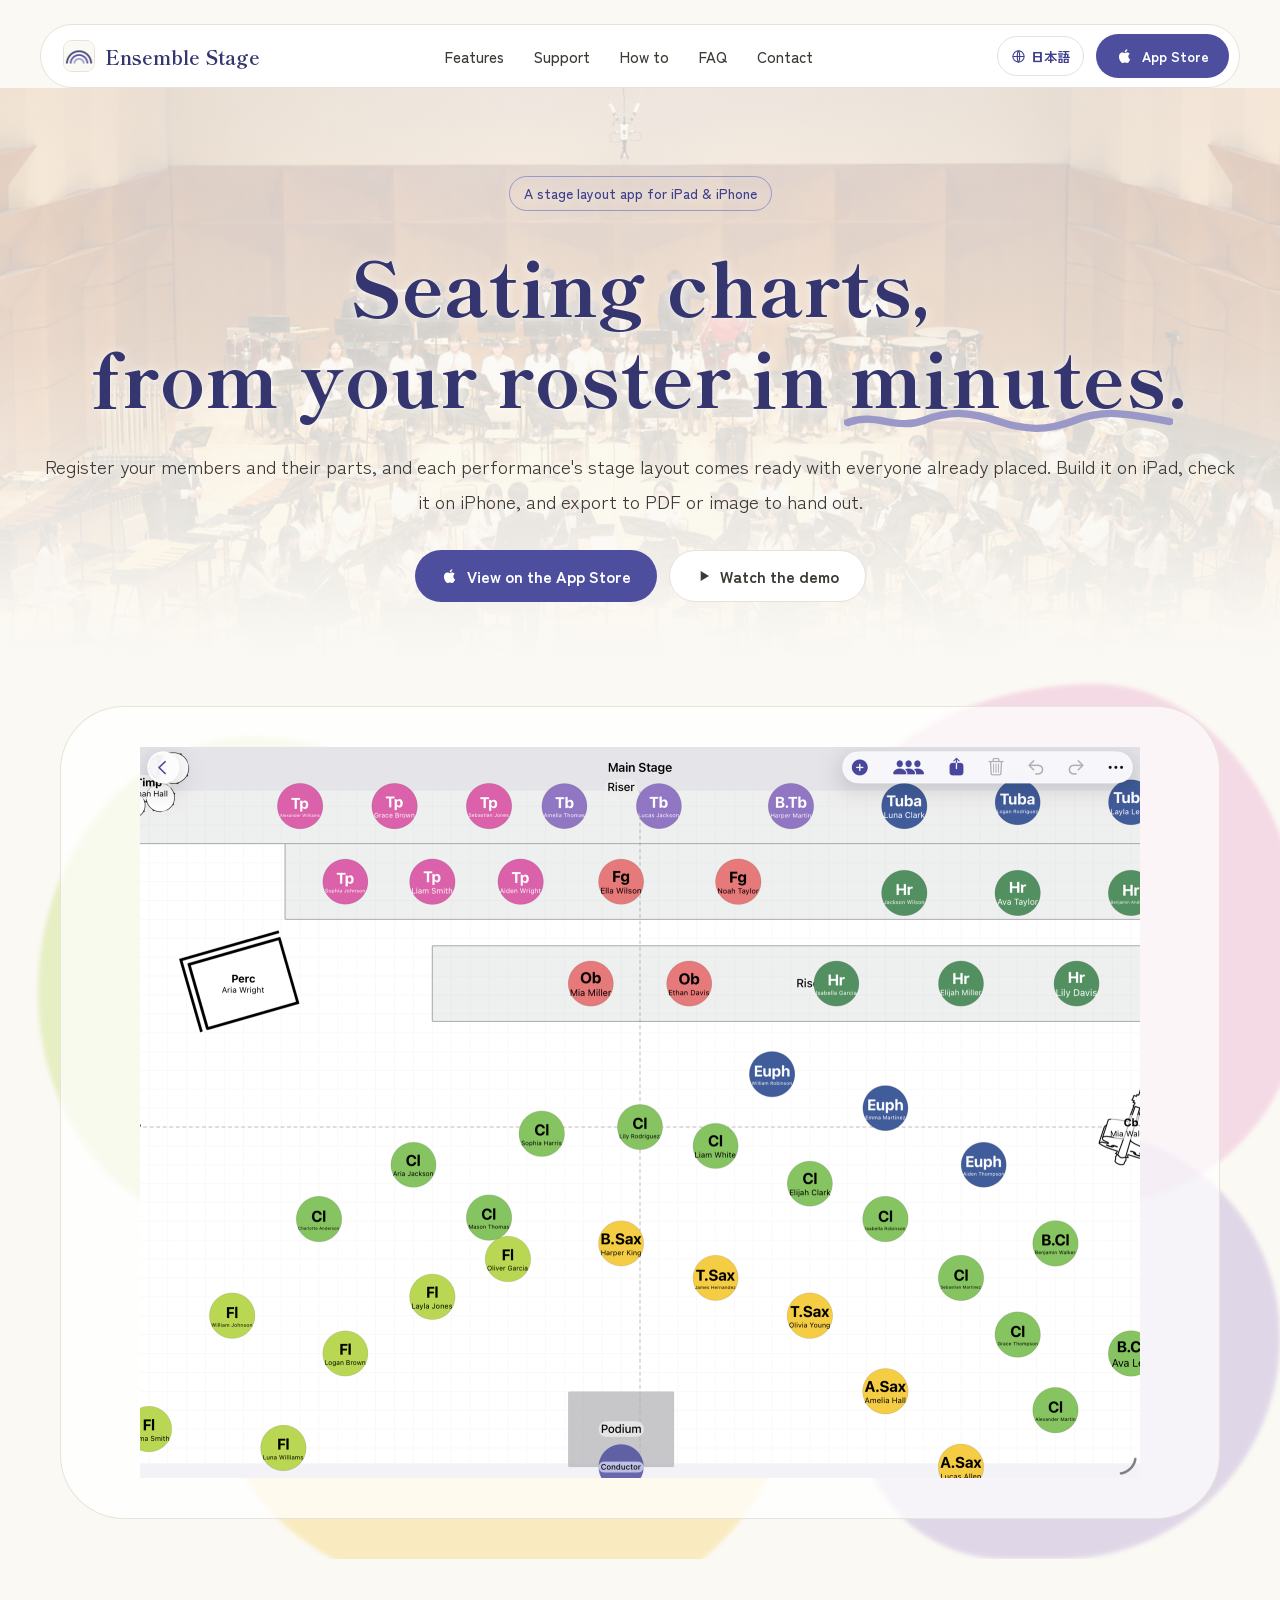
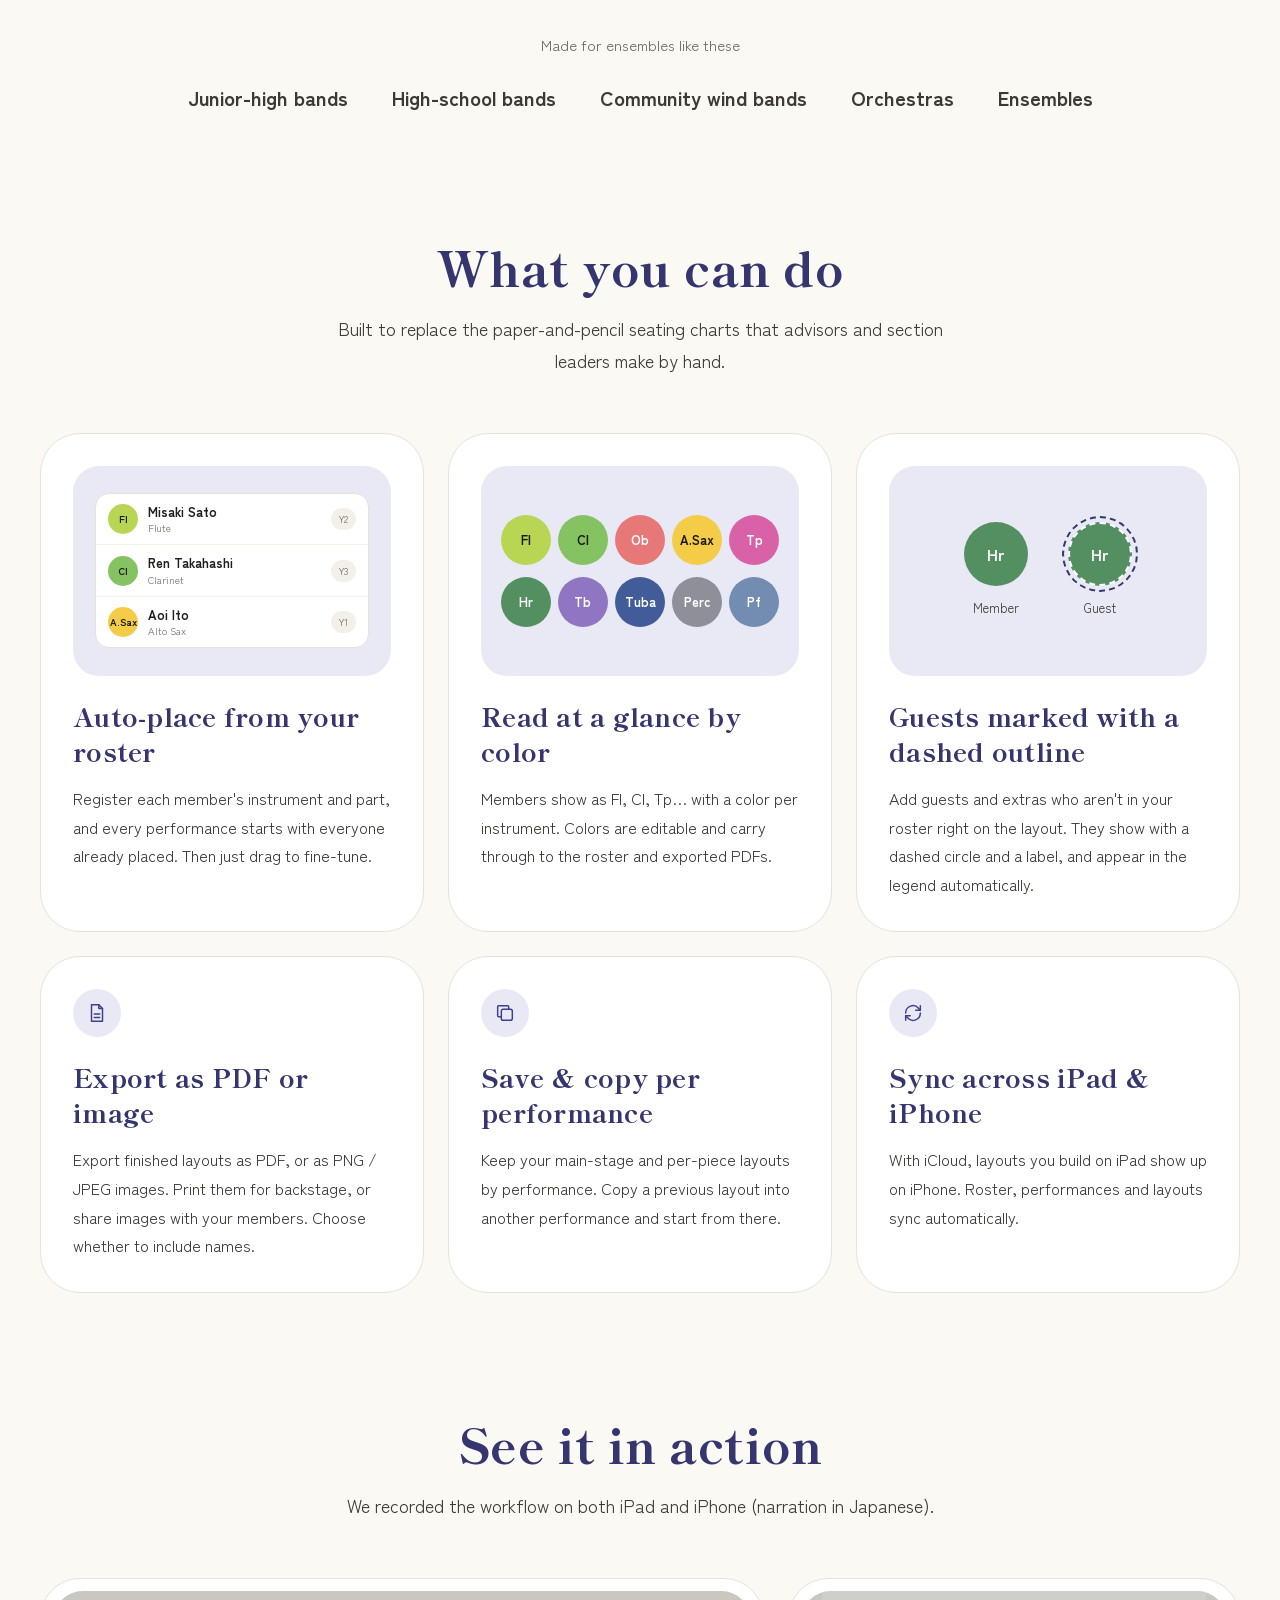
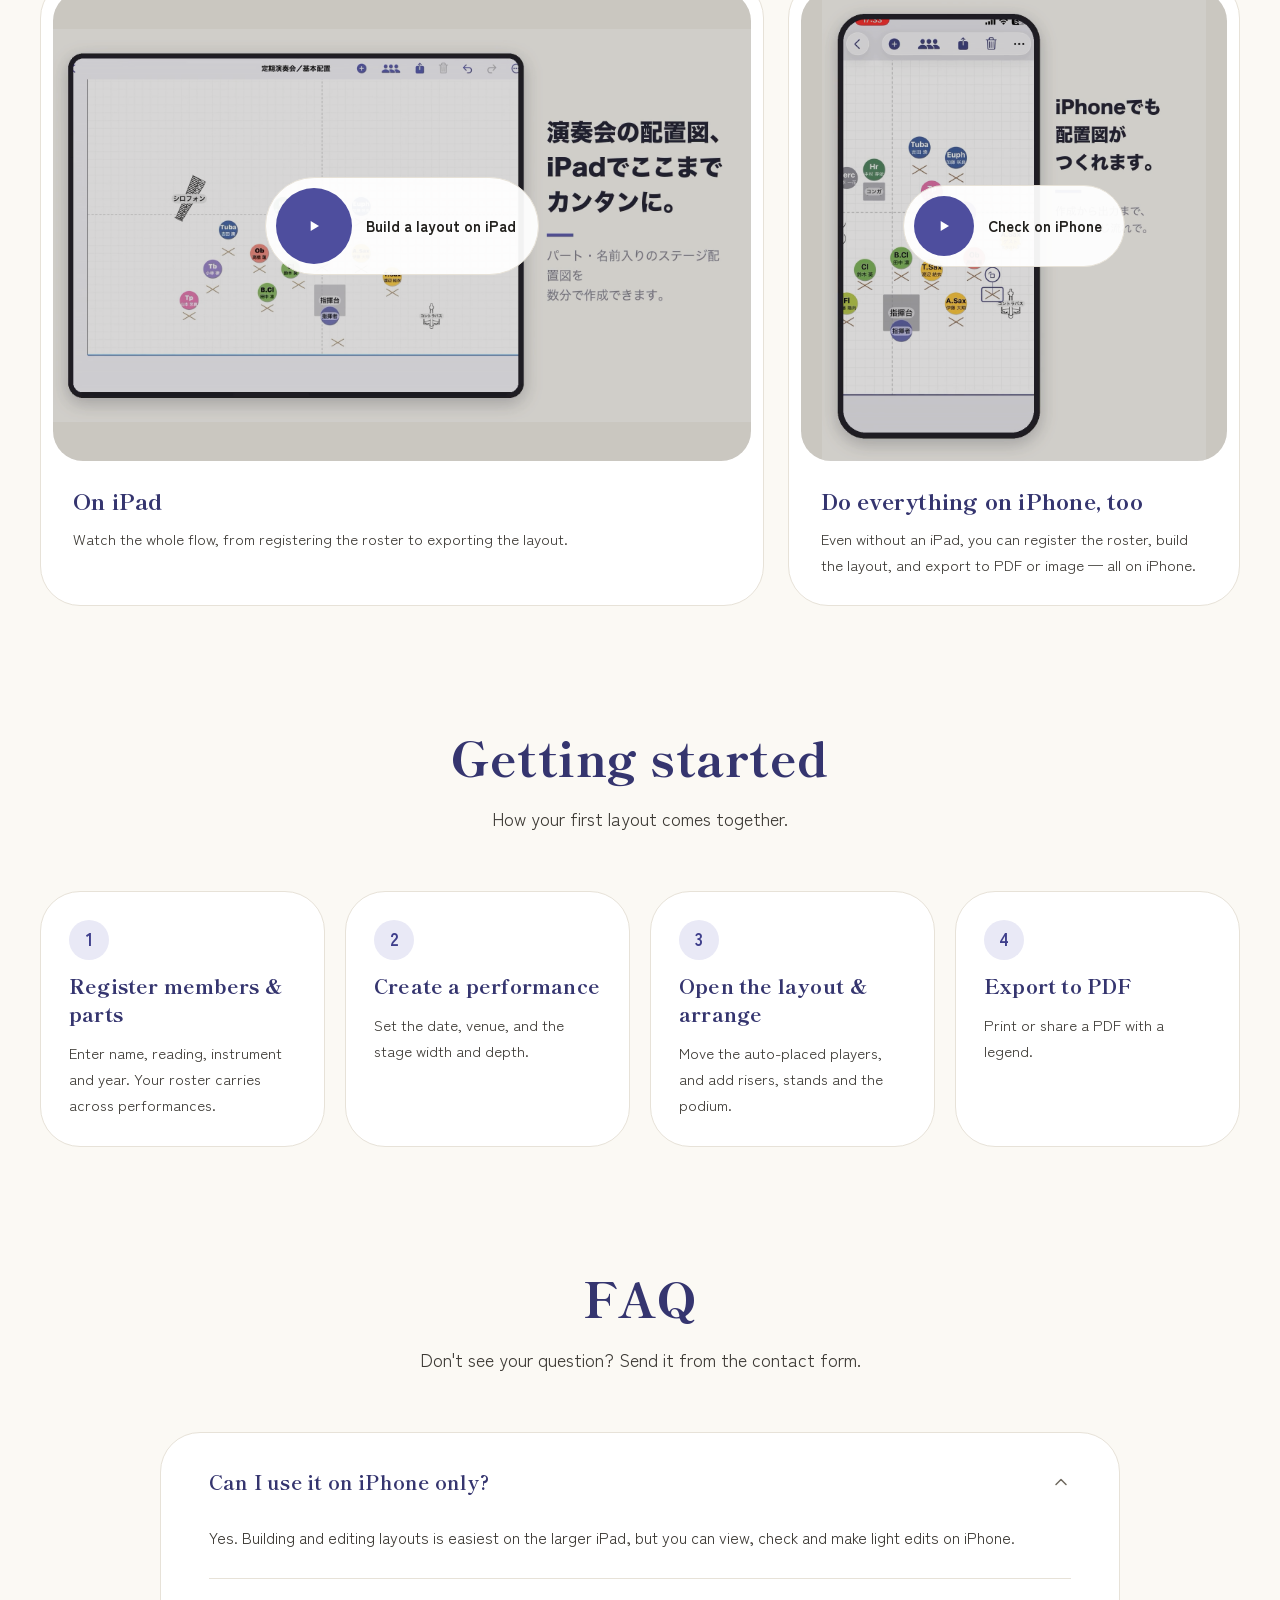
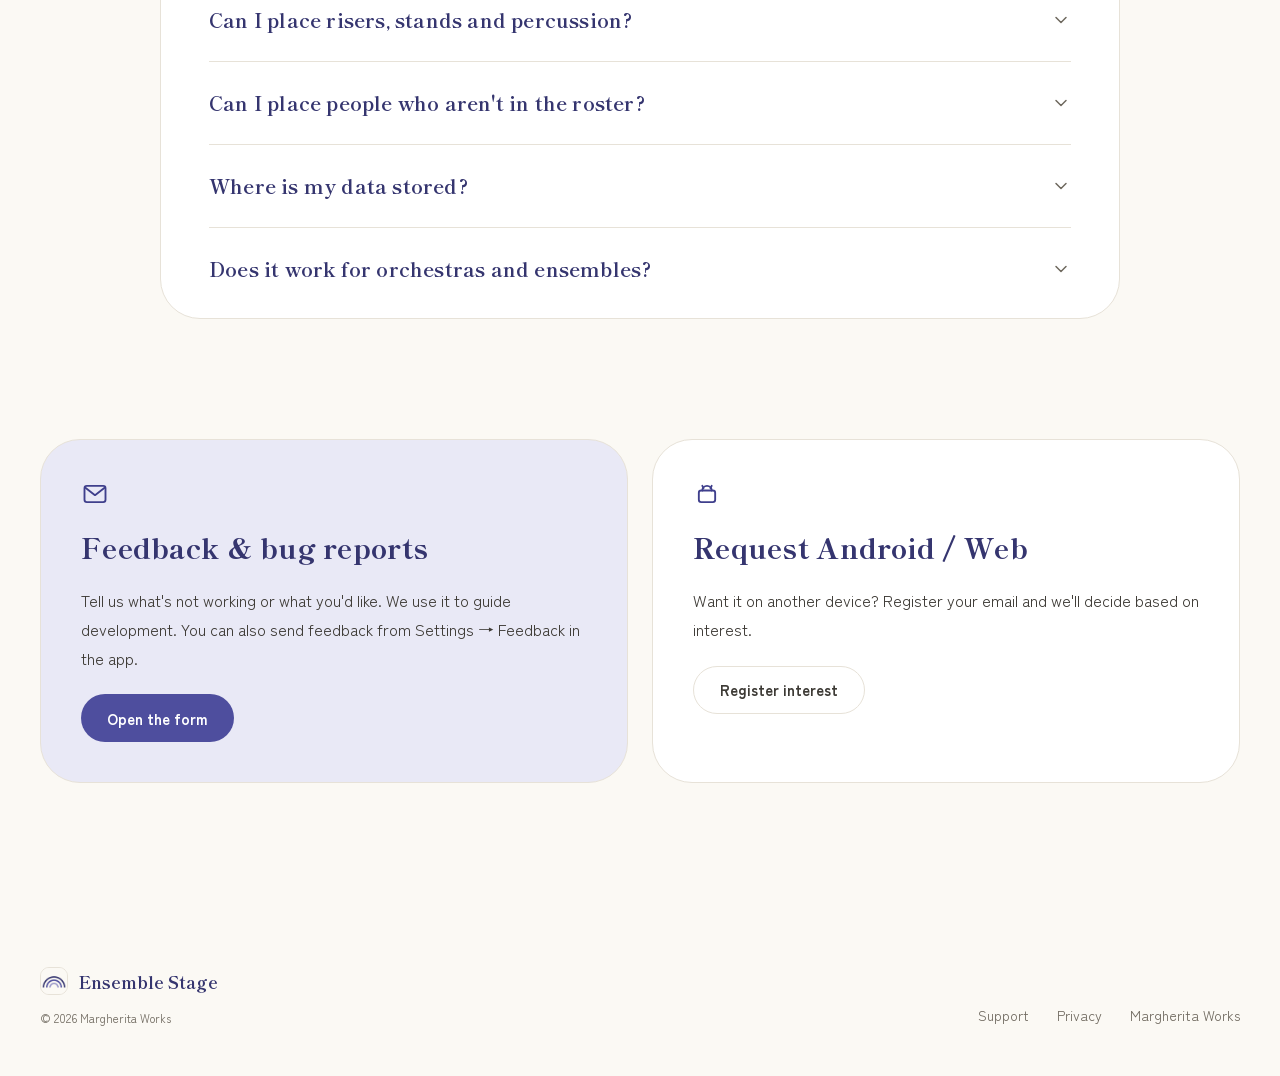
<file: index.html>
<!doctype html>
<html lang="ja" data-lang="ja">
<head>
<meta charset="utf-8">
<meta name="viewport" content="width=device-width, initial-scale=1, viewport-fit=cover">
<title>吹奏楽セッティング：配置図・座席表 | Ensemble Stage</title>
<meta name="description" content="団員とパートを登録すれば、演奏会ごとの舞台配置図ができあがるiPad・iPhoneアプリ「吹奏楽セッティング（Ensemble Stage）」の公式サイトです。">
<link rel="canonical" href="https://ensemble-stage.margheritaworks.com/">
<meta property="og:type" content="website">
<meta property="og:title" content="吹奏楽セッティング：配置図・座席表 | Ensemble Stage">
<meta property="og:description" content="配置図づくりを、名簿から数分で。iPad・iPhone 対応の舞台配置図アプリ。">
<meta property="og:image" content="https://ensemble-stage.margheritaworks.com/assets/og-image.png">
<meta property="og:url" content="https://ensemble-stage.margheritaworks.com/">
<meta property="og:locale" content="ja_JP">
<meta property="og:locale:alternate" content="en_US">
<meta name="twitter:card" content="summary_large_image">
<meta name="twitter:image" content="https://ensemble-stage.margheritaworks.com/assets/og-image.png">
<meta name="apple-itunes-app" content="app-id=6793795823">
<meta name="theme-color" content="#FBF9F4">
<link rel="preconnect" href="https://fonts.googleapis.com">
<link rel="preconnect" href="https://fonts.gstatic.com" crossorigin>
<link rel="stylesheet" href="https://fonts.googleapis.com/css2?family=Shippori+Mincho+B1:wght@700;800&family=Zen+Kaku+Gothic+New:wght@400;500;700&display=swap">
<link rel="stylesheet" href="styles.css?v=21">
<script src="lang.js"></script>
</head>
<body>
<a class="skip" href="#main"><span class="lang-ja">本文へ移動</span><span class="lang-en">Skip to content</span></a>
<div class="nav-wrap">
<nav class="nav" aria-label="メイン">
<a class="brand" href="#top"><img class="brand__icon" src="assets/app-icon.png" width="32" height="32" alt=""><span class="lang-ja">吹奏楽セッティング</span><span class="lang-en">Ensemble Stage</span></a>
<ul class="nav__links"><li><a href="#features"><span class="lang-ja">機能</span><span class="lang-en">Features</span></a></li><li><a href="support.html"><span class="lang-ja">サポートページ</span><span class="lang-en">Support</span></a></li><li><a href="#video"><span class="lang-ja">使い方</span><span class="lang-en">How to</span></a></li><li><a href="#faq"><span class="lang-ja">よくある質問</span><span class="lang-en">FAQ</span></a></li><li><a href="#contact"><span class="lang-ja">お問い合わせ</span><span class="lang-en">Contact</span></a></li></ul>
<a class="nav__support" href="support.html"><span class="lang-ja">サポート</span><span class="lang-en">Support</span></a>
<div class="nav__right">
<button class="langtoggle" type="button" aria-label="Language / 言語切替" onclick="window.__setLang&&window.__setLang(document.documentElement.getAttribute('data-lang')==='en'?'ja':'en')"><svg width="15" height="15" viewBox="0 0 24 24" fill="none" stroke="currentColor" stroke-width="1.7" aria-hidden="true"><circle cx="12" cy="12" r="9"></circle><path d="M3 12h18"></path><path d="M12 3c2.6 2.7 2.6 15.3 0 18M12 3c-2.6 2.7-2.6 15.3 0 18"></path></svg><span class="lang-ja">EN</span><span class="lang-en">日本語</span></button>
<a class="btn btn--primary btn--sm nav__cta" href="https://apps.apple.com/jp/app/id6793795823"><svg width="18" height="18" viewBox="0 0 24 24" aria-hidden="true"><path d="M16.4 12.6c0-2.3 1.9-3.4 2-3.5-1.1-1.6-2.8-1.8-3.4-1.8-1.4-.1-2.8.9-3.5.9s-1.8-.9-3-.8c-1.5 0-3 .9-3.8 2.3-1.6 2.8-.4 7 1.2 9.3.8 1.1 1.7 2.4 2.9 2.3 1.2 0 1.6-.7 3-.7s1.8.7 3 .7c1.3 0 2.1-1.1 2.8-2.3.9-1.3 1.3-2.6 1.3-2.6s-2.5-1-2.5-3.8zM14.2 5.8c.6-.8 1.1-1.8 1-2.8-.9 0-2 .6-2.7 1.4-.6.7-1.1 1.7-1 2.7 1 .1 2-.5 2.7-1.3z" fill="currentColor"></path></svg><span class="lang-ja">App Storeで見る</span><span class="lang-en">App Store</span></a>
</div>
</nav>
</div>
<main id="main">
<div class="topband">
<div class="hero-photo" aria-hidden="true"></div>
<header id="top" class="hero container">
<span class="tag"><span class="lang-ja">iPad・iPhone 対応の舞台配置図アプリ</span><span class="lang-en">A stage layout app for iPad &amp; iPhone</span></span>
<h1 class="lang-ja">配置図づくりを、<br>名簿から<span class="mark">数分で<svg class="squiggle" viewBox="0 0 240 22" preserveAspectRatio="none" aria-hidden="true"><path d="M3 13 C 23 3, 38 21, 58 11 S 93 3, 113 12 S 148 21, 168 11 S 203 3, 237 12"></path></svg></span>。</h1>
<h1 class="lang-en">Seating charts,<br>from your roster in <span class="mark">minutes<svg class="squiggle" viewBox="0 0 240 22" preserveAspectRatio="none" aria-hidden="true"><path d="M3 13 C 23 3, 38 21, 58 11 S 93 3, 113 12 S 148 21, 168 11 S 203 3, 237 12"></path></svg></span>.</h1>
<p class="lead"><span class="lang-ja">団員とパートを登録すれば、演奏会ごとの舞台配置図が並んだ状態でできあがります。iPadで作って、iPhoneで確認。PDFや画像に書き出して、そのまま配れます。</span><span class="lang-en">Register your members and their parts, and each performance's stage layout comes ready with everyone already placed. Build it on iPad, check it on iPhone, and export to PDF or image to hand out.</span></p>
<div class="actions"><a class="btn btn--primary" href="https://apps.apple.com/jp/app/id6793795823"><svg width="18" height="18" viewBox="0 0 24 24" aria-hidden="true"><path d="M16.4 12.6c0-2.3 1.9-3.4 2-3.5-1.1-1.6-2.8-1.8-3.4-1.8-1.4-.1-2.8.9-3.5.9s-1.8-.9-3-.8c-1.5 0-3 .9-3.8 2.3-1.6 2.8-.4 7 1.2 9.3.8 1.1 1.7 2.4 2.9 2.3 1.2 0 1.6-.7 3-.7s1.8.7 3 .7c1.3 0 2.1-1.1 2.8-2.3.9-1.3 1.3-2.6 1.3-2.6s-2.5-1-2.5-3.8zM14.2 5.8c.6-.8 1.1-1.8 1-2.8-.9 0-2 .6-2.7 1.4-.6.7-1.1 1.7-1 2.7 1 .1 2-.5 2.7-1.3z" fill="currentColor"></path></svg><span class="lang-ja">App Storeで見る</span><span class="lang-en">View on the App Store</span></a><a class="btn btn--ghost" href="#video"><svg width="16" height="16" viewBox="0 0 24 24" aria-hidden="true"><path d="M7 4.5v15l12.5-7.5z" fill="currentColor"></path></svg><span class="lang-ja">操作動画を見る</span><span class="lang-en">Watch the demo</span></a></div>
</header>
</div>

<section class="showcase" aria-label="アプリの画面">
<div class="showcase__wash" aria-hidden="true"><i></i><i></i><i></i><i></i><i></i></div>
<div class="showcase__frame"><img class="lang-ja" src="assets/hero-devices.png?v=4" width="1000" height="750" alt="iPadで表示した演奏会の舞台配置図（奏者・大型楽器・平台・指揮台）" fetchpriority="high"><img class="lang-en" src="assets/hero-devices-en.png?v=11" width="1000" height="750" alt="A concert stage layout shown on iPad — players, large instruments, risers and the conductor's podium"></div>
</section>

<section class="audience container" aria-labelledby="aud-h">
<p id="aud-h"><span class="lang-ja">こんな場で使われることを想定しています</span><span class="lang-en">Made for ensembles like these</span></p>
<ul><li><span class="lang-ja">中学校の吹奏楽部</span><span class="lang-en">Junior-high bands</span></li><li><span class="lang-ja">高校の吹奏楽部</span><span class="lang-en">High-school bands</span></li><li><span class="lang-ja">一般の吹奏楽団</span><span class="lang-en">Community wind bands</span></li><li><span class="lang-ja">オーケストラ</span><span class="lang-en">Orchestras</span></li><li><span class="lang-ja">合奏団・アンサンブル</span><span class="lang-en">Ensembles</span></li></ul>
</section>

<section id="features" class="section container" aria-labelledby="features-h">
<div class="section__head"><h2 id="features-h"><span class="lang-ja">できること</span><span class="lang-en">What you can do</span></h2><p><span class="lang-ja">部活の顧問やパートリーダーが、紙と鉛筆でやっていた作業をそのまま置き換えられるように作りました。</span><span class="lang-en">Built to replace the paper-and-pencil seating charts that advisors and section leaders make by hand.</span></p></div>
<div class="grid grid--3">
<article class="card feature"><div class="card__visual"><ul class="roster" aria-label="名簿の例"><li><span class="inst inst--sm" style="--c:#B8D654;--fg:#1B1A17">Fl</span><span class="roster__name"><span class="lang-ja">佐藤 美咲</span><span class="lang-en">Misaki Sato</span><small><span class="lang-ja">さとう みさき</span><span class="lang-en">Flute</span></small></span><span class="chip"><span class="lang-ja">2年</span><span class="lang-en">Y2</span></span></li><li><span class="inst inst--sm" style="--c:#85C261;--fg:#1B1A17">Cl</span><span class="roster__name"><span class="lang-ja">高橋 蓮</span><span class="lang-en">Ren Takahashi</span><small><span class="lang-ja">たかはし れん</span><span class="lang-en">Clarinet</span></small></span><span class="chip"><span class="lang-ja">3年</span><span class="lang-en">Y3</span></span></li><li><span class="inst inst--sm" style="--c:#F5CC47;--fg:#1B1A17">A.Sax</span><span class="roster__name"><span class="lang-ja">伊藤 葵</span><span class="lang-en">Aoi Ito</span><small><span class="lang-ja">いとう あおい</span><span class="lang-en">Alto Sax</span></small></span><span class="chip"><span class="lang-ja">1年</span><span class="lang-en">Y1</span></span></li></ul></div><h3><span class="lang-ja">名簿から自動で並べる</span><span class="lang-en">Auto-place from your roster</span></h3><p><span class="lang-ja">団員の楽器とパートを登録しておけば、演奏会ごとの配置図に並んだ状態から始められます。あとは指で動かして整えるだけです。</span><span class="lang-en">Register each member's instrument and part, and every performance starts with everyone already placed. Then just drag to fine-tune.</span></p></article>
<article class="card feature"><div class="card__visual"><div class="palette" aria-label="楽器色と略称の例"><span class="inst" style="--c:#B8D654;--fg:#1B1A17">Fl</span><span class="inst" style="--c:#85C261;--fg:#1B1A17">Cl</span><span class="inst" style="--c:#E67878;--fg:#FFFFFF">Ob</span><span class="inst" style="--c:#F5CC47;--fg:#1B1A17">A.Sax</span><span class="inst" style="--c:#D961A8;--fg:#FFFFFF">Tp</span><span class="inst" style="--c:#548F61;--fg:#FFFFFF">Hr</span><span class="inst" style="--c:#8F75C2;--fg:#FFFFFF">Tb</span><span class="inst" style="--c:#425C99;--fg:#FFFFFF">Tuba</span><span class="inst" style="--c:#8F8F99;--fg:#FFFFFF">Perc</span><span class="inst" style="--c:#738CB2;--fg:#FFFFFF">Pf</span></div></div><h3><span class="lang-ja">楽器の色と略称で読める</span><span class="lang-en">Read at a glance by color</span></h3><p><span class="lang-ja">Fl、Cl、Tp などの略称と楽器ごとの色で表示します。色は設定で変えられ、名簿や書き出したPDFにも同じ色が反映されます。</span><span class="lang-en">Members show as Fl, Cl, Tp… with a color per instrument. Colors are editable and carry through to the roster and exported PDFs.</span></p></article>
<article class="card feature"><div class="card__visual"><figure class="guest"><span><span class="inst inst--lg" style="--c:#548F61;--fg:#FFFFFF">Hr</span><figcaption><span class="lang-ja">団員</span><span class="lang-en">Member</span></figcaption></span><span><span class="inst inst--lg inst--guest" style="--c:#548F61;--fg:#FFFFFF">Hr</span><figcaption><span class="lang-ja">賛助</span><span class="lang-en">Guest</span></figcaption></span></figure></div><h3><span class="lang-ja">ゲストは点線で区別</span><span class="lang-en">Guests marked with a dashed outline</span></h3><p><span class="lang-ja">名簿にいない賛助やエキストラも、配置図へ直接追加できます。点線の丸と区分ラベルで表示し、凡例にも自動で載ります。</span><span class="lang-en">Add guests and extras who aren't in your roster right on the layout. They show with a dashed circle and a label, and appear in the legend automatically.</span></p></article>
<article class="card feature"><span class="icon-badge"><svg width="22" height="22" viewBox="0 0 24 24" fill="none" stroke="currentColor" stroke-width="1.6" stroke-linecap="round" stroke-linejoin="round" aria-hidden="true"><path d="M6 3h8l4 4v14H6z"></path><path d="M14 3v4h4"></path><path d="M9 13h6M9 17h6"></path></svg></span><h3><span class="lang-ja">PDF・画像で書き出して配る</span><span class="lang-en">Export as PDF or image</span></h3><p><span class="lang-ja">できあがった配置図はPDFのほか、PNG・JPEGの画像としても書き出せます。印刷して舞台袖に貼る、団員へ画像で共有する、といった使い方ができます。氏名を載せる／載せないも選べます。</span><span class="lang-en">Export finished layouts as PDF, or as PNG / JPEG images. Print them for backstage, or share images with your members. Choose whether to include names.</span></p></article>
<article class="card feature"><span class="icon-badge"><svg width="22" height="22" viewBox="0 0 24 24" fill="none" stroke="currentColor" stroke-width="1.6" stroke-linecap="round" stroke-linejoin="round" aria-hidden="true"><rect x="8" y="8" width="12" height="12" rx="2"></rect><path d="M16 8V5a1 1 0 0 0-1-1H5a1 1 0 0 0-1 1v10a1 1 0 0 0 1 1h3"></path></svg></span><h3><span class="lang-ja">演奏会ごとに保存・コピー</span><span class="lang-en">Save &amp; copy per performance</span></h3><p><span class="lang-ja">本番ステージや曲ごとの配置図を演奏会単位で保存します。前回の配置図を別の演奏会へコピーして、手直しから始められます。</span><span class="lang-en">Keep your main-stage and per-piece layouts by performance. Copy a previous layout into another performance and start from there.</span></p></article>
<article class="card feature"><span class="icon-badge"><svg width="22" height="22" viewBox="0 0 24 24" fill="none" stroke="currentColor" stroke-width="1.6" stroke-linecap="round" stroke-linejoin="round" aria-hidden="true"><path d="M4 12a8 8 0 0 1 14-5.3L20 9"></path><path d="M20 4v5h-5"></path><path d="M20 12a8 8 0 0 1-14 5.3L4 15"></path><path d="M4 20v-5h5"></path></svg></span><h3><span class="lang-ja">iPadとiPhoneで同期</span><span class="lang-en">Sync across iPad &amp; iPhone</span></h3><p><span class="lang-ja">iCloudを使い、iPadで作った配置図をiPhoneでも確認できます。名簿・演奏会・配置図が自動で同期します。</span><span class="lang-en">With iCloud, layouts you build on iPad show up on iPhone. Roster, performances and layouts sync automatically.</span></p></article>
</div>
</section>

<section id="video" class="section container" aria-labelledby="video-h">
<div class="section__head"><h2 id="video-h"><span class="lang-ja">動画で見る使い方</span><span class="lang-en">See it in action</span></h2><p><span class="lang-ja">操作のようすを、iPadとiPhoneそれぞれの画面で収録しています。</span><span class="lang-en">We recorded the workflow on both iPad and iPhone (narration in Japanese).</span></p></div>
<div class="videos">
<article class="card video video--ipad">
<div class="video__media">
<video preload="none" playsinline controls poster="assets/video-ipad-poster.png?v=5" width="1280" height="880" aria-label="iPadでの作成の操作動画"><source src="assets/video/ipad-demo.mp4" type="video/mp4"></video>
<button class="video__play" type="button" data-play><span class="video__play-icon"><svg width="16" height="16" viewBox="0 0 24 24" aria-hidden="true"><path d="M7 4.5v15l12.5-7.5z" fill="currentColor"></path></svg></span><span class="lang-ja">iPadで配置図を作る</span><span class="lang-en">Build a layout on iPad</span></button>
</div>
<div class="video__body"><h3><span class="lang-ja">iPadでの作成</span><span class="lang-en">On iPad</span></h3><p><span class="lang-ja">名簿の登録から配置図の書き出しまで、ひと通りの流れを通しで見られます。</span><span class="lang-en">Watch the whole flow, from registering the roster to exporting the layout.</span></p></div></article>
<article class="card video video--iphone">
<div class="video__media">
<video preload="none" playsinline controls poster="assets/video-iphone-poster.png?v=5" width="720" height="880" aria-label="iPhoneでの確認の操作動画"><source src="assets/video/iphone-demo.mp4" type="video/mp4"></video>
<button class="video__play" type="button" data-play><span class="video__play-icon"><svg width="16" height="16" viewBox="0 0 24 24" aria-hidden="true"><path d="M7 4.5v15l12.5-7.5z" fill="currentColor"></path></svg></span><span class="lang-ja">iPhoneで確認する</span><span class="lang-en">Check on iPhone</span></button>
</div>
<div class="video__body"><h3><span class="lang-ja">iPhoneだけでも作成から出力までできます</span><span class="lang-en">Do everything on iPhone, too</span></h3><p><span class="lang-ja">iPadがなくても、名簿の登録から配置図の作成、PDF・画像の出力まで、iPhoneだけで完結します。</span><span class="lang-en">Even without an iPad, you can register the roster, build the layout, and export to PDF or image — all on iPhone.</span></p></div></article>
</div>
</section>

<section id="steps" class="section container" aria-labelledby="steps-h">
<div class="section__head"><h2 id="steps-h"><span class="lang-ja">はじめかた</span><span class="lang-en">Getting started</span></h2><p><span class="lang-ja">最初の配置図ができるまでの流れです。</span><span class="lang-en">How your first layout comes together.</span></p></div>
<ol class="grid grid--4 steps"><li class="card step"><span class="step__num">1</span><h3><span class="lang-ja">団員とパートを登録する</span><span class="lang-en">Register members &amp; parts</span></h3><p><span class="lang-ja">名前・ふりがな・楽器・学年を入力します。名簿は演奏会をまたいで使い回せます。</span><span class="lang-en">Enter name, reading, instrument and year. Your roster carries across performances.</span></p></li><li class="card step"><span class="step__num">2</span><h3><span class="lang-ja">演奏会を作る</span><span class="lang-en">Create a performance</span></h3><p><span class="lang-ja">本番日と会場名、舞台の間口と奥行きを入れます。</span><span class="lang-en">Set the date, venue, and the stage width and depth.</span></p></li><li class="card step"><span class="step__num">3</span><h3><span class="lang-ja">配置図を開いて並べる</span><span class="lang-en">Open the layout &amp; arrange</span></h3><p><span class="lang-ja">自動で並んだ奏者を動かし、平台・譜面台・指揮台を置きます。</span><span class="lang-en">Move the auto-placed players, and add risers, stands and the podium.</span></p></li><li class="card step"><span class="step__num">4</span><h3><span class="lang-ja">PDFに書き出す</span><span class="lang-en">Export to PDF</span></h3><p><span class="lang-ja">凡例つきのPDFを印刷・共有します。</span><span class="lang-en">Print or share a PDF with a legend.</span></p></li></ol>
</section>

<section id="faq" class="section container" aria-labelledby="faq-h">
<div class="section__head"><h2 id="faq-h"><span class="lang-ja">よくある質問</span><span class="lang-en">FAQ</span></h2><p><span class="lang-ja">ここにない質問は、お問い合わせフォームから送ってください。</span><span class="lang-en">Don't see your question? Send it from the contact form.</span></p></div>
<div class="card faq"><details open><summary><h3><span class="lang-ja">iPhoneだけでも使えますか？</span><span class="lang-en">Can I use it on iPhone only?</span></h3><svg class="chev" width="20" height="20" viewBox="0 0 24 24" aria-hidden="true"><path d="M6 9l6 6 6-6" fill="none" stroke="currentColor" stroke-width="1.8" stroke-linecap="round" stroke-linejoin="round"></path></svg></summary><p><span class="lang-ja">使えます。配置図の作成と編集は画面の広いiPadが中心ですが、iPhoneでも閲覧・確認と軽い修正ができます。</span><span class="lang-en">Yes. Building and editing layouts is easiest on the larger iPad, but you can view, check and make light edits on iPhone.</span></p></details><details><summary><h3><span class="lang-ja">平台や譜面台、打楽器も置けますか？</span><span class="lang-en">Can I place risers, stands and percussion?</span></h3><svg class="chev" width="20" height="20" viewBox="0 0 24 24" aria-hidden="true"><path d="M6 9l6 6 6-6" fill="none" stroke="currentColor" stroke-width="1.8" stroke-linecap="round" stroke-linejoin="round"></path></svg></summary><p><span class="lang-ja">置けます。平台・指揮台・譜面台などの構造物や、ティンパニ・マリンバなどの設置型楽器は、名称つきで配置でき、90°回転もできます。</span><span class="lang-en">Yes. Structures like risers, the podium and music stands, and set instruments like timpani and marimba, can be placed with labels and rotated 90°.</span></p></details><details><summary><h3><span class="lang-ja">名簿に入っていない人を配置図に置けますか？</span><span class="lang-en">Can I place people who aren't in the roster?</span></h3><svg class="chev" width="20" height="20" viewBox="0 0 24 24" aria-hidden="true"><path d="M6 9l6 6 6-6" fill="none" stroke="currentColor" stroke-width="1.8" stroke-linecap="round" stroke-linejoin="round"></path></svg></summary><p><span class="lang-ja">置けます。賛助・エキストラ・第1部のみ出演などの区分を選ぶと、点線の丸で表示されます。</span><span class="lang-en">Yes. Choose a category such as guest, extra or "Part 1 only," and they show as a dashed circle.</span></p></details><details><summary><h3><span class="lang-ja">データはどこに保存されますか？</span><span class="lang-en">Where is my data stored?</span></h3><svg class="chev" width="20" height="20" viewBox="0 0 24 24" aria-hidden="true"><path d="M6 9l6 6 6-6" fill="none" stroke="currentColor" stroke-width="1.8" stroke-linecap="round" stroke-linejoin="round"></path></svg></summary><p><span class="lang-ja">端末の中に保存されます。iCloudにサインインしていれば、iPadとiPhoneの間で名簿・演奏会・配置図が自動で同期します。</span><span class="lang-en">On your device. When you're signed in to iCloud, your roster, performances and layouts sync automatically between iPad and iPhone.</span></p></details><details><summary><h3><span class="lang-ja">オーケストラや合奏団でも使えますか？</span><span class="lang-en">Does it work for orchestras and ensembles?</span></h3><svg class="chev" width="20" height="20" viewBox="0 0 24 24" aria-hidden="true"><path d="M6 9l6 6 6-6" fill="none" stroke="currentColor" stroke-width="1.8" stroke-linecap="round" stroke-linejoin="round"></path></svg></summary><p><span class="lang-ja">使えます。弦楽器やピアノの色と略称も用意しています。</span><span class="lang-en">Yes. Colors and abbreviations for strings and piano are included.</span></p></details></div>
</section>

<section id="contact" class="section container grid grid--2" aria-label="お問い合わせ">
<article class="card contact contact--primary"><svg width="28" height="28" viewBox="0 0 24 24" fill="none" stroke="currentColor" stroke-width="1.6" stroke-linecap="round" stroke-linejoin="round" aria-hidden="true"><rect x="3" y="5" width="18" height="14" rx="2"></rect><path d="M3.5 6.5l8.5 6.5 8.5-6.5"></path></svg><h2><span class="lang-ja">ご意見・不具合の報告</span><span class="lang-en">Feedback &amp; bug reports</span></h2><p><span class="lang-ja">使っていて困ったこと、ほしい機能を教えてください。いただいた内容は開発の参考にしています。アプリ内の「設定 → ご意見・ご要望」からも送れます。</span><span class="lang-en">Tell us what's not working or what you'd like. We use it to guide development. You can also send feedback from Settings → Feedback in the app.</span></p><a class="btn btn--primary" href="support.html#contact"><span class="lang-ja">フォームを開く</span><span class="lang-en">Open the form</span></a></article>
<article class="card contact"><svg width="28" height="28" viewBox="0 0 24 24" fill="none" stroke="currentColor" stroke-width="1.6" stroke-linecap="round" stroke-linejoin="round" aria-hidden="true"><rect x="5" y="9" width="14" height="10" rx="2"></rect><path d="M8 9a4 4 0 0 1 8 0"></path><path d="M8 5l1 2M16 5l-1 2"></path></svg><h2><span class="lang-ja">Android版・Web版の希望登録</span><span class="lang-en">Request Android / Web</span></h2><p><span class="lang-ja">ほかの端末で使いたい方は、メールアドレスを登録してください。希望の数を見て開発するかを決めます。</span><span class="lang-en">Want it on another device? Register your email and we'll decide based on interest.</span></p><a class="btn btn--ghost" href="android/"><span class="lang-ja">希望を登録する</span><span class="lang-en">Register interest</span></a></article>
</section>
</main>

<footer class="footer container">
<div class="footer__brand"><a class="brand" href="#top"><img class="brand__icon" src="assets/app-icon.png" width="28" height="28" alt=""><span class="lang-ja">吹奏楽セッティング</span><span class="lang-en">Ensemble Stage</span></a><small>© 2026 Margherita Works</small></div>
<ul class="footer__links"><li><a href="support.html"><span class="lang-ja">使い方・サポート</span><span class="lang-en">Support</span></a></li><li><a href="privacy.html"><span class="lang-ja">プライバシーポリシー</span><span class="lang-en">Privacy</span></a></li><li><a href="https://margheritaworks.com">Margherita Works</a></li></ul>
</footer>
<script>
document.querySelectorAll('[data-play]').forEach(function (b) {
  var v = b.parentElement.querySelector('video');
  v.removeAttribute('controls');
  b.addEventListener('click', function () { v.setAttribute('controls', ''); b.hidden = true; v.play().catch(function () {}); });
});
</script>
<script defer src="https://static.cloudflareinsights.com/beacon.min.js" data-cf-beacon='{"token": "080f9a36ec824583b4e20d654374ac38"}'></script>
</body>
</html>
</file>
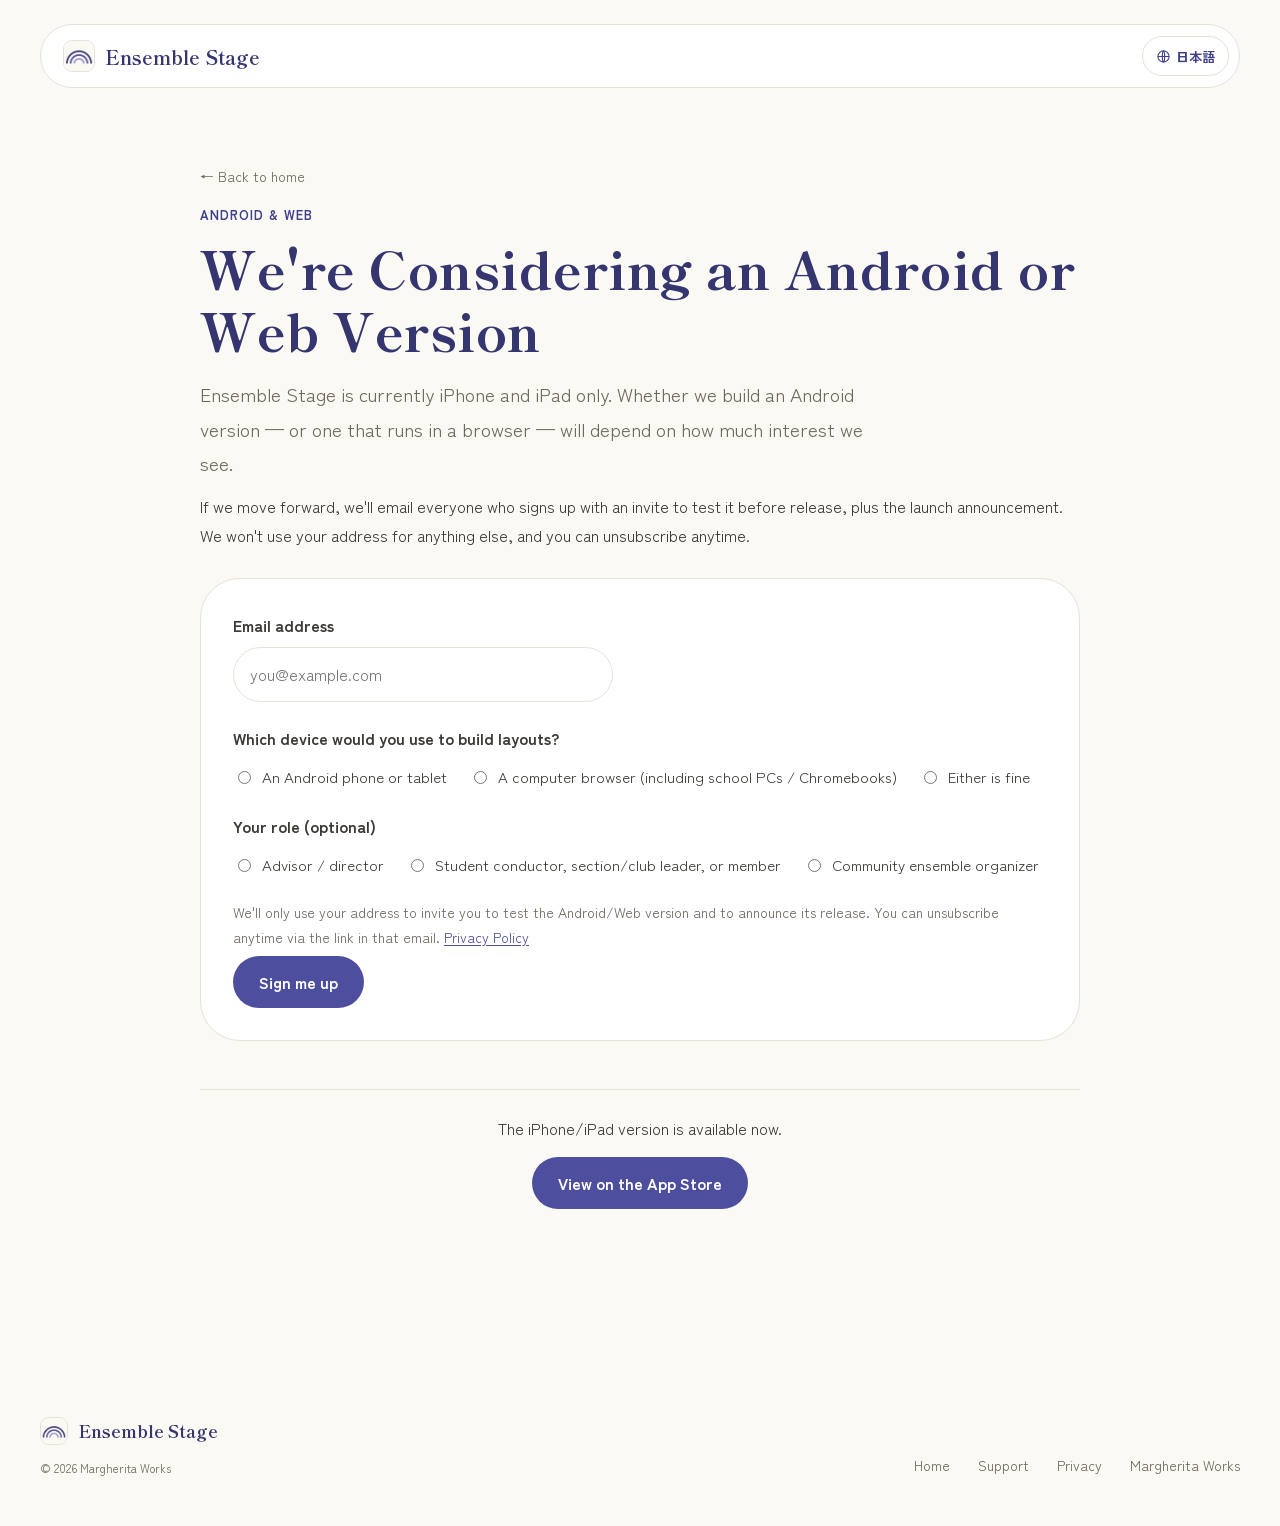
<file: android/index.html>
<!DOCTYPE html>
<html lang="ja" data-lang="ja">
<head>
<meta charset="utf-8">
<meta name="viewport" content="width=device-width, initial-scale=1">
<title>Android &amp; Web Version — Ensemble Stage / 吹奏楽セッティング</title>
<meta name="description" content="We're deciding whether to build an Android or browser version of Ensemble Stage based on interest — sign up for pre-release testing and launch news. Android版・ブラウザ版は、ご希望の人数を見て開発を検討します。登録で先行案内をお届けします。">
<link rel="canonical" href="https://ensemble-stage.margheritaworks.com/android/">

<!-- OGP -->
<meta property="og:type" content="website">
<meta property="og:url" content="https://ensemble-stage.margheritaworks.com/android/">
<meta property="og:title" content="Android &amp; Web Version — Ensemble Stage / 吹奏楽セッティング">
<meta property="og:description" content="Android版・ブラウザ版は、ご希望の人数を見て開発を検討します。登録で先行案内をお届けします。">
<meta property="og:image" content="https://ensemble-stage.margheritaworks.com/images/og.png">
<meta property="og:image:width" content="1200">
<meta property="og:image:height" content="630">
<meta property="og:locale" content="ja_JP">
<meta name="twitter:card" content="summary_large_image">
<meta name="twitter:title" content="Android &amp; Web Version — Ensemble Stage / 吹奏楽セッティング">
<meta name="twitter:description" content="Android版・ブラウザ版は、ご希望の人数を見て開発を検討します。登録で先行案内をお届けします。">
<meta name="twitter:image" content="https://ensemble-stage.margheritaworks.com/images/og.png">

<meta name="theme-color" content="#FBF9F4">
<meta name="apple-itunes-app" content="app-id=6793795823">
<link rel="preconnect" href="https://fonts.googleapis.com">
<link rel="preconnect" href="https://fonts.gstatic.com" crossorigin>
<link rel="stylesheet" href="https://fonts.googleapis.com/css2?family=Shippori+Mincho+B1:wght@700;800&family=Zen+Kaku+Gothic+New:wght@400;500;700&display=swap">
<link rel="stylesheet" href="../styles.css?v=21">
<script src="../lang.js"></script>
</head>
<body>
<a class="skip" href="#main"><span class="lang-ja">本文へ移動</span><span class="lang-en">Skip to content</span></a>
<div class="nav-wrap">
<nav class="nav" aria-label="メイン">
<a class="brand" href="../index.html"><img class="brand__icon" src="../assets/app-icon.png" width="32" height="32" alt=""><span class="lang-ja">吹奏楽セッティング</span><span class="lang-en">Ensemble Stage</span></a>
<div class="nav__right">
<button class="langtoggle" type="button" aria-label="Language / 言語切替" onclick="window.__setLang&&window.__setLang(document.documentElement.getAttribute('data-lang')==='en'?'ja':'en')"><svg width="15" height="15" viewBox="0 0 24 24" fill="none" stroke="currentColor" stroke-width="1.7" aria-hidden="true"><circle cx="12" cy="12" r="9"></circle><path d="M3 12h18"></path><path d="M12 3c2.6 2.7 2.6 15.3 0 18M12 3c-2.6 2.7-2.6 15.3 0 18"></path></svg><span class="lang-ja">EN</span><span class="lang-en">日本語</span></button>
</div>
</nav>
</div>

<main id="main" class="page">
  <p class="back-link"><a href="../index.html">
    <span class="lang-ja">← ホームに戻る</span><span class="lang-en">← Back to home</span>
  </a></p>
  <span class="eyebrow">ANDROID &amp; WEB</span>
  <h1>
    <span class="lang-ja">Android版・Web版を検討しています</span>
    <span class="lang-en">We're Considering an Android or Web Version</span>
  </h1>
  <p class="lead">
    <span class="lang-ja">現在は iPhone・iPad 版のみです。Android 版、またはパソコンのブラウザで使える版は、希望される方の人数を見て作るかどうかを決めます。</span>
    <span class="lang-en">Ensemble Stage is currently iPhone and iPad only. Whether we build an Android version — or one that runs in a browser — will depend on how much interest we see.</span>
  </p>
  <p class="muted">
    <span class="lang-ja">登録いただいた方には、（作ることになった場合）公開前のテスト参加のお願いと、公開のお知らせをメールでお送りします。それ以外の目的には使いません。いつでも解除できます。</span>
    <span class="lang-en">If we move forward, we'll email everyone who signs up with an invite to test it before release, plus the launch announcement. We won't use your address for anything else, and you can unsubscribe anytime.</span>
  </p>

  <form method="post" action="https://api.margheritaworks.com/wish" class="card wish-form" id="wish-form">
    <input type="hidden" name="app" value="ensemble-stage">
    <input type="hidden" name="topic" value="android">
    <input type="hidden" name="src" id="src" value="">
    <input type="hidden" name="return" value="https://ensemble-stage.margheritaworks.com/android/">

    <!-- Honeypot: hidden from people, left blank by real visitors -->
    <div class="hp" aria-hidden="true">
      <label>Website <input type="text" name="website" tabindex="-1" autocomplete="off"></label>
    </div>

    <div class="field">
      <label class="field-label" for="wish-email">
        <span class="lang-ja">メールアドレス</span><span class="lang-en">Email address</span>
      </label>
      <input type="email" id="wish-email" name="email" required maxlength="254"
             inputmode="email" autocomplete="email" placeholder="you@example.com">
    </div>

    <fieldset>
      <legend>
        <span class="lang-ja">配置図を作るとき、どの端末を使いたいですか</span>
        <span class="lang-en">Which device would you use to build layouts?</span>
      </legend>
      <div class="radio-row">
        <label>
          <input type="radio" name="platform_wish" value="android" required>
          <span class="lang-ja">Android のスマートフォン・タブレット</span><span class="lang-en">An Android phone or tablet</span>
        </label>
        <label>
          <input type="radio" name="platform_wish" value="browser" required>
          <span class="lang-ja">パソコンのブラウザ（学校の PC・Chromebook を含む）</span><span class="lang-en">A computer browser (including school PCs / Chromebooks)</span>
        </label>
        <label>
          <input type="radio" name="platform_wish" value="either" required>
          <span class="lang-ja">どちらでもよい</span><span class="lang-en">Either is fine</span>
        </label>
      </div>
    </fieldset>

    <fieldset>
      <legend>
        <span class="lang-ja">あなたの立場（任意）</span><span class="lang-en">Your role (optional)</span>
      </legend>
      <div class="radio-row">
        <label>
          <input type="radio" name="role" value="teacher">
          <span class="lang-ja">顧問・指導者</span><span class="lang-en">Advisor / director</span>
        </label>
        <label>
          <input type="radio" name="role" value="student">
          <span class="lang-ja">学生指揮者・部長・部員</span><span class="lang-en">Student conductor, section/club leader, or member</span>
        </label>
        <label>
          <input type="radio" name="role" value="community">
          <span class="lang-ja">一般団体の運営</span><span class="lang-en">Community ensemble organizer</span>
        </label>
      </div>
    </fieldset>

    <p class="hint">
      <span class="lang-ja">登録いただいたアドレスは、Android 版・Web 版のテスト参加のお願いと公開のお知らせにのみ使います。メール内のリンクからいつでも解除できます。</span>
      <span class="lang-en">We'll only use your address to invite you to test the Android/Web version and to announce its release. You can unsubscribe anytime via the link in that email.</span>
      <a href="../privacy.html"><span class="lang-ja">プライバシーポリシー</span><span class="lang-en">Privacy Policy</span></a>
    </p>

    <button type="submit" class="btn btn--primary submit" id="wish-submit">
      <span class="lang-ja">Android版・Web版を希望する</span><span class="lang-en">Sign me up</span>
    </button>
  </form>

  <div id="thanks" class="flash">
    <span class="lang-ja">登録しました。作ることになったら、テストのお願いをメールでお送りします。</span>
    <span class="lang-en">You're signed up. If we move forward, we'll email you with a testing invite.</span>
  </div>
  <div id="error-email" class="flash flash-error">
    <span class="lang-ja">メールアドレスの形式を確認してください。</span>
    <span class="lang-en">Please check that your email address is valid.</span>
  </div>
  <div id="error-platform" class="flash flash-error">
    <span class="lang-ja">端末の希望を選んでください。</span>
    <span class="lang-en">Please choose a device.</span>
  </div>
  <div id="error-rate" class="flash flash-error">
    <span class="lang-ja">しばらく時間をおいて、もう一度お試しください。</span>
    <span class="lang-en">Please wait a bit and try again.</span>
  </div>

  <p style="margin-top:48px; padding-top:24px; border-top:1px solid var(--line); text-align:center;">
    <span class="lang-ja">iPhone・iPad 版はこちらからご利用いただけます。</span>
    <span class="lang-en">The iPhone/iPad version is available now.</span>
    <br>
    <a class="btn btn--primary" href="https://apps.apple.com/jp/app/id6793795823" target="_blank" rel="noopener" style="margin-top:14px;">
      <span class="lang-ja">App Storeで見る</span><span class="lang-en">View on the App Store</span>
    </a>
  </p>
</main>

<footer class="footer container">
<div class="footer__brand"><a class="brand" href="../index.html"><img class="brand__icon" src="../assets/app-icon.png" width="28" height="28" alt=""><span class="lang-ja">吹奏楽セッティング</span><span class="lang-en">Ensemble Stage</span></a><small>© 2026 Margherita Works</small></div>
<ul class="footer__links">
<li><a href="../index.html"><span class="lang-ja">ホーム</span><span class="lang-en">Home</span></a></li>
<li><a href="../support.html"><span class="lang-ja">使い方・サポート</span><span class="lang-en">Support</span></a></li>
<li><a href="../privacy.html"><span class="lang-ja">プライバシーポリシー</span><span class="lang-en">Privacy</span></a></li>
<li><a href="https://margheritaworks.com">Margherita Works</a></li>
</ul>
</footer>

<script>
  // Copy ?src= (e.g. ?src=faq) into the hidden field. The form still works with JS disabled.
  document.getElementById('src').value =
    (new URLSearchParams(location.search).get('src') || '').slice(0, 16);
  // Prevent double submission while still allowing normal (non-JS) form posting.
  document.getElementById('wish-form').addEventListener('submit', function () {
    var btn = document.getElementById('wish-submit');
    btn.disabled = true;
    setTimeout(function () { btn.disabled = false; }, 8000);
  });
</script>
<script defer src="https://static.cloudflareinsights.com/beacon.min.js" data-cf-beacon='{"token": "080f9a36ec824583b4e20d654374ac38"}'></script>
</body>
</html>
</file>
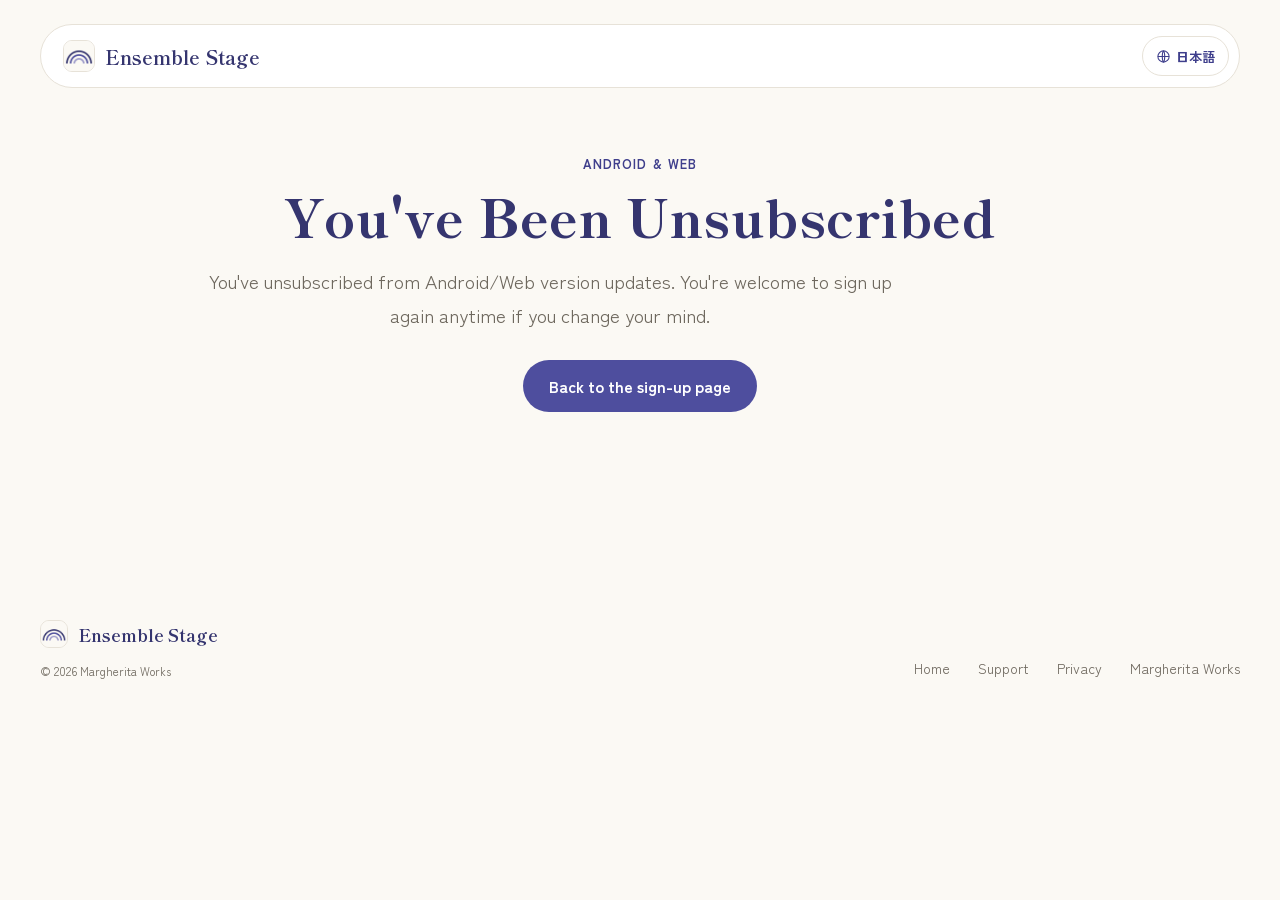
<file: android/unsubscribed/index.html>
<!DOCTYPE html>
<html lang="ja" data-lang="ja">
<head>
<meta charset="utf-8">
<meta name="viewport" content="width=device-width, initial-scale=1, viewport-fit=cover">
<title>Unsubscribed — Ensemble Stage / 吹奏楽セッティング</title>
<meta name="robots" content="noindex">
<link rel="canonical" href="https://ensemble-stage.margheritaworks.com/android/unsubscribed/">
<meta name="theme-color" content="#FBF9F4">
<link rel="preconnect" href="https://fonts.googleapis.com">
<link rel="preconnect" href="https://fonts.gstatic.com" crossorigin>
<link rel="stylesheet" href="https://fonts.googleapis.com/css2?family=Shippori+Mincho+B1:wght@700;800&family=Zen+Kaku+Gothic+New:wght@400;500;700&display=swap">
<link rel="stylesheet" href="../../styles.css?v=21">
<script src="../../lang.js"></script>
</head>
<body>
<a class="skip" href="#main"><span class="lang-ja">本文へ移動</span><span class="lang-en">Skip to content</span></a>
<div class="nav-wrap">
<nav class="nav" aria-label="メイン">
<a class="brand" href="../../index.html"><img class="brand__icon" src="../../assets/app-icon.png" width="32" height="32" alt=""><span class="lang-ja">吹奏楽セッティング</span><span class="lang-en">Ensemble Stage</span></a>
<div class="nav__right">
<button class="langtoggle" type="button" aria-label="Language / 言語切替" onclick="window.__setLang&&window.__setLang(document.documentElement.getAttribute('data-lang')==='en'?'ja':'en')"><svg width="15" height="15" viewBox="0 0 24 24" fill="none" stroke="currentColor" stroke-width="1.7" aria-hidden="true"><circle cx="12" cy="12" r="9"></circle><path d="M3 12h18"></path><path d="M12 3c2.6 2.7 2.6 15.3 0 18M12 3c-2.6 2.7-2.6 15.3 0 18"></path></svg><span class="lang-ja">EN</span><span class="lang-en">日本語</span></button>
</div>
</nav>
</div>

<main id="main" class="page" style="text-align:center;">
  <span class="eyebrow" style="text-align:center;">ANDROID &amp; WEB</span>
  <h1>
    <span class="lang-ja">登録を解除しました</span>
    <span class="lang-en">You've Been Unsubscribed</span>
  </h1>
  <p class="lead">
    <span class="lang-ja">Android版・Web版のお知らせ登録を解除しました。またご興味を持たれたら、いつでも再登録いただけます。</span>
    <span class="lang-en">You've unsubscribed from Android/Web version updates. You're welcome to sign up again anytime if you change your mind.</span>
  </p>
  <p style="margin-top:28px;">
    <a class="btn btn--primary" href="../">
      <span class="lang-ja">登録ページへ戻る</span><span class="lang-en">Back to the sign-up page</span>
    </a>
  </p>
</main>

<footer class="footer container">
<div class="footer__brand"><a class="brand" href="../../index.html"><img class="brand__icon" src="../../assets/app-icon.png" width="28" height="28" alt=""><span class="lang-ja">吹奏楽セッティング</span><span class="lang-en">Ensemble Stage</span></a><small>© 2026 Margherita Works</small></div>
<ul class="footer__links">
<li><a href="../../index.html"><span class="lang-ja">ホーム</span><span class="lang-en">Home</span></a></li>
<li><a href="../../support.html"><span class="lang-ja">使い方・サポート</span><span class="lang-en">Support</span></a></li>
<li><a href="../../privacy.html"><span class="lang-ja">プライバシーポリシー</span><span class="lang-en">Privacy</span></a></li>
<li><a href="https://margheritaworks.com">Margherita Works</a></li>
</ul>
</footer>
<script defer src="https://static.cloudflareinsights.com/beacon.min.js" data-cf-beacon='{"token": "080f9a36ec824583b4e20d654374ac38"}'></script>
</body>
</html>
</file>
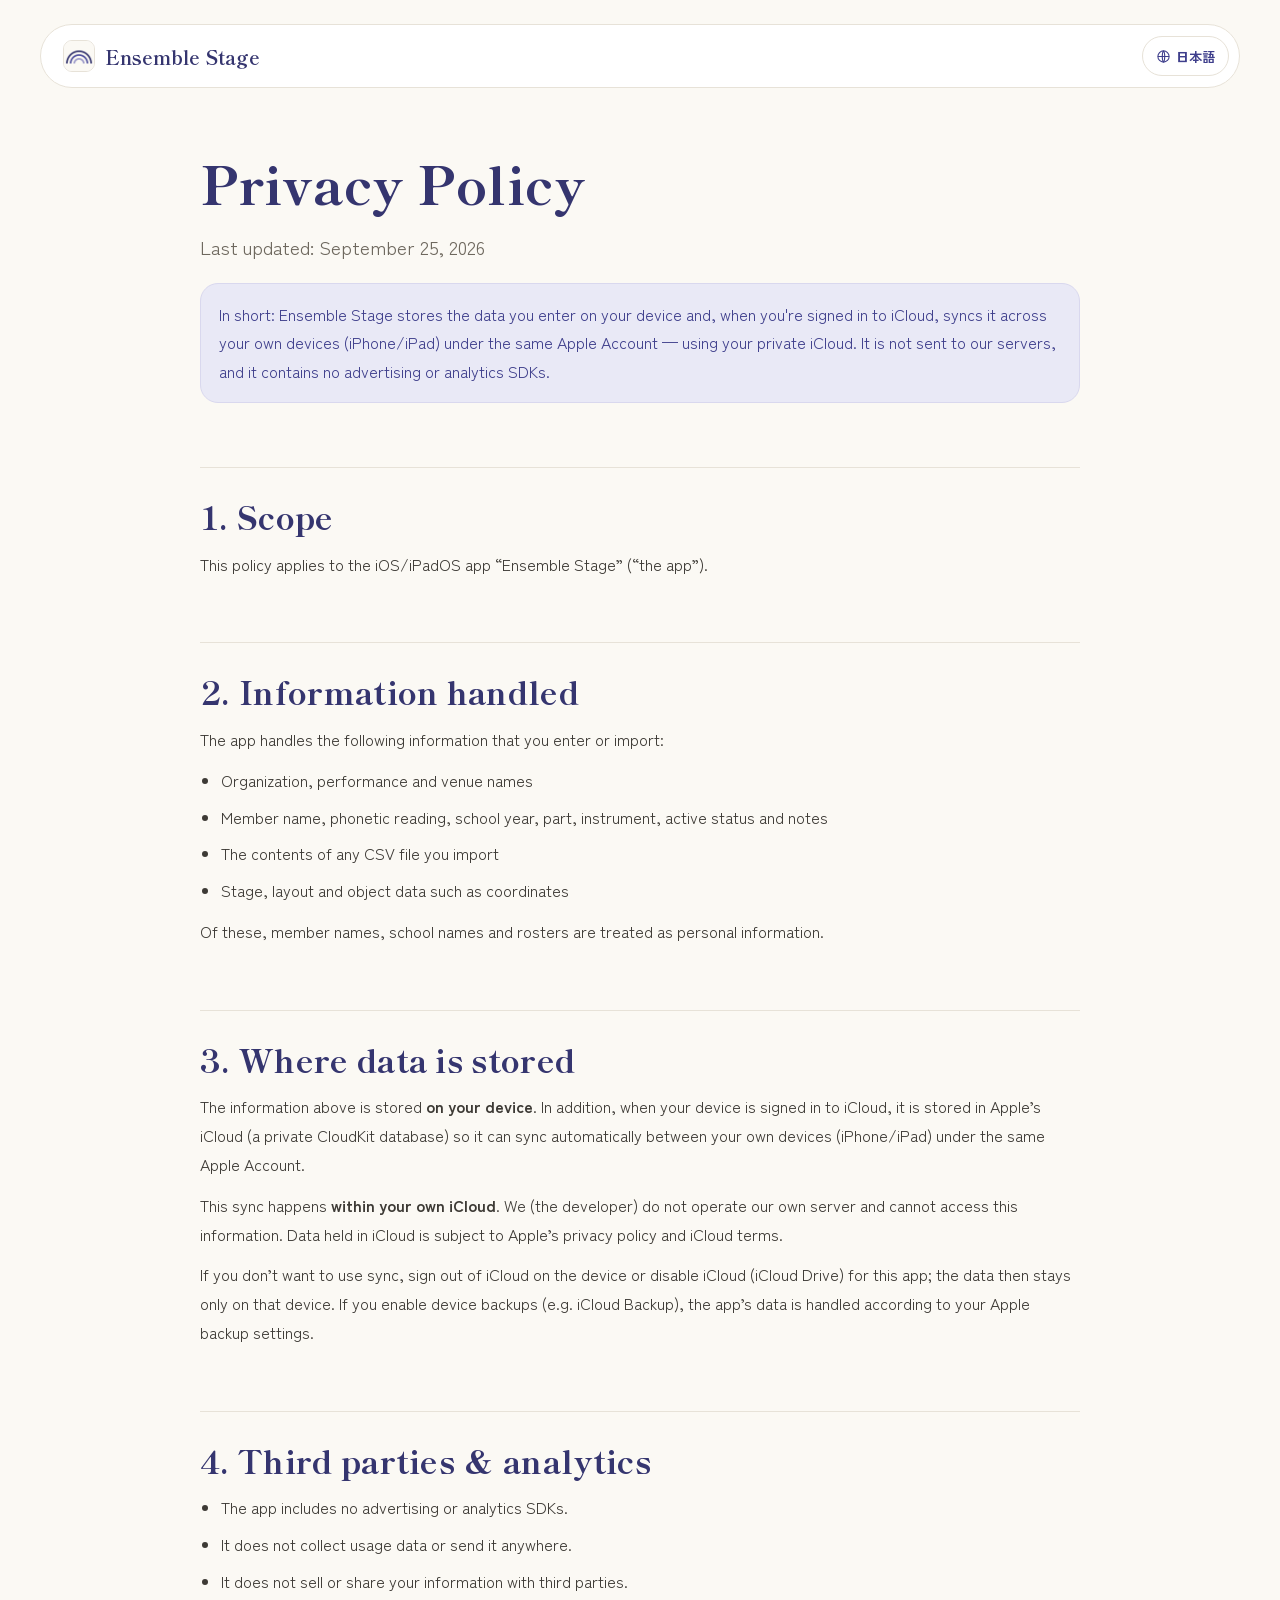
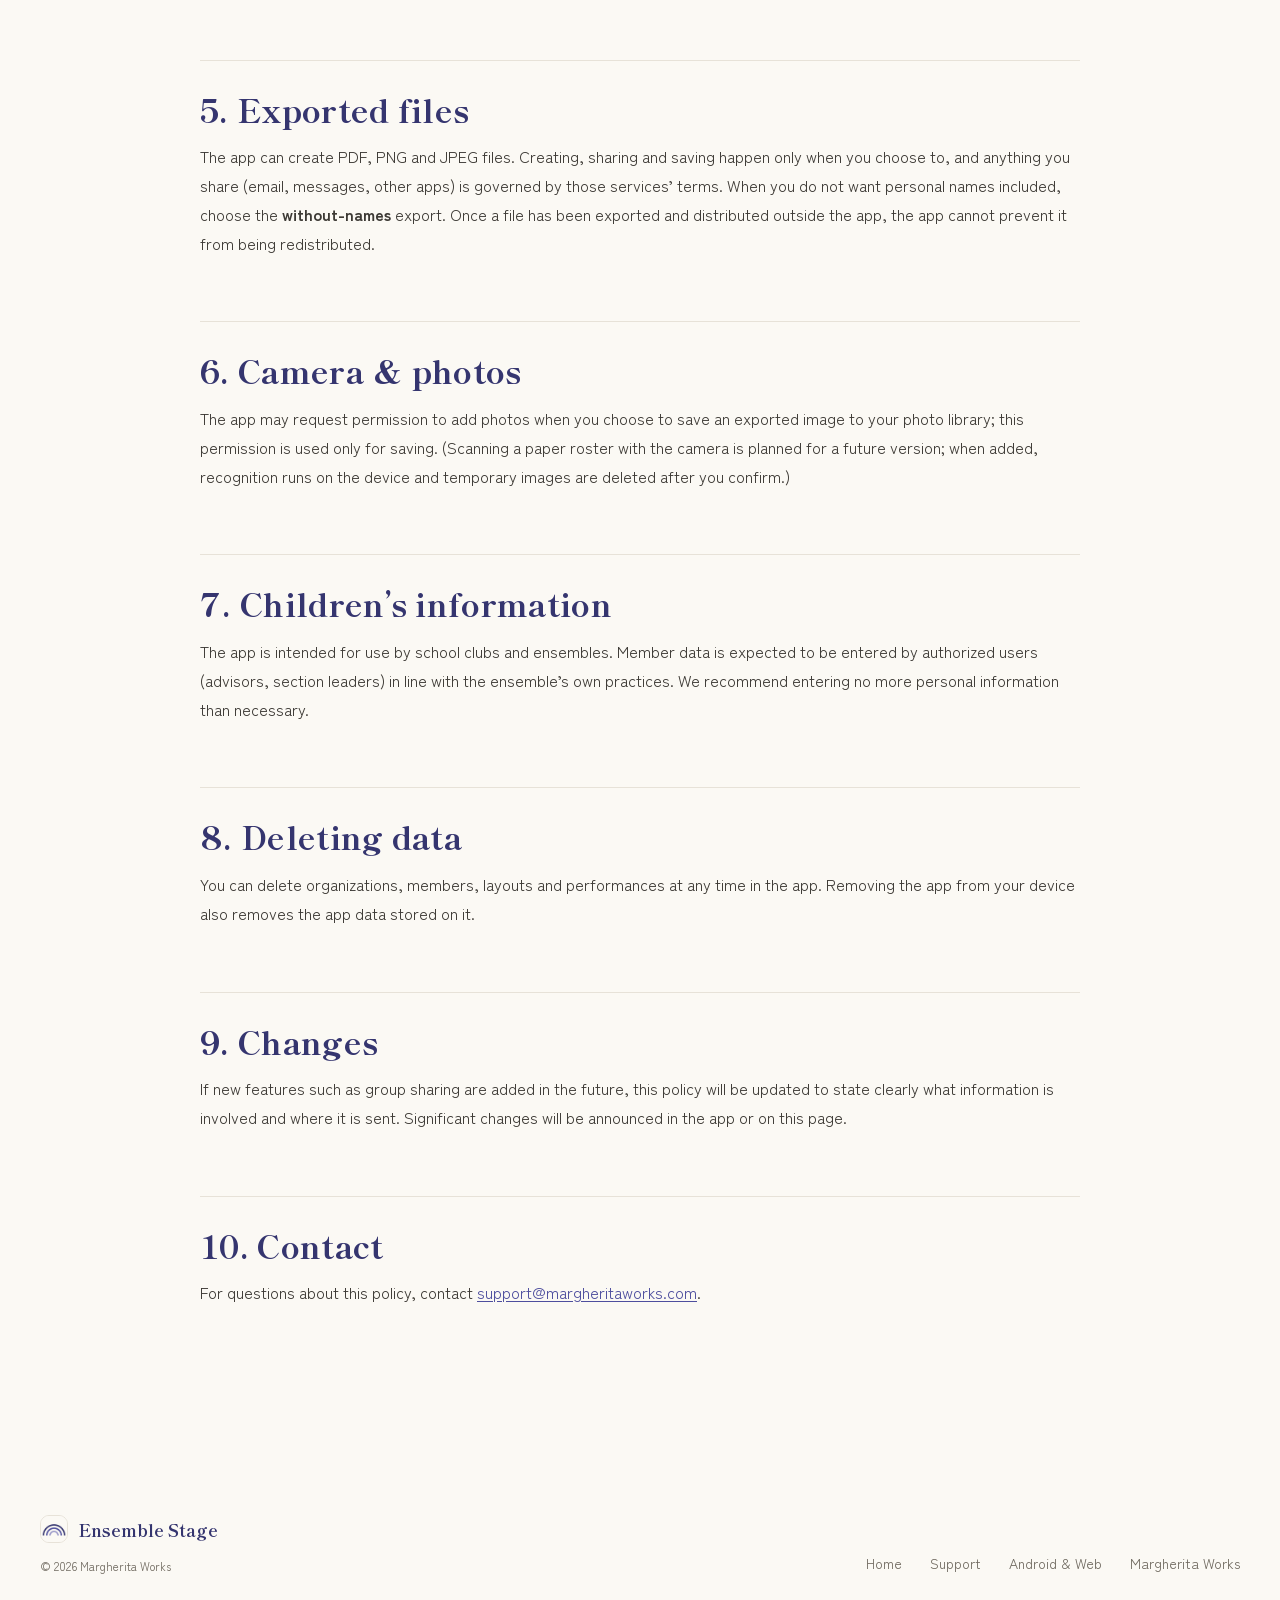
<file: privacy.html>
<!DOCTYPE html>
<html lang="ja" data-lang="ja">
<head>
<meta charset="utf-8">
<meta name="viewport" content="width=device-width, initial-scale=1">
<title>Privacy Policy — Ensemble Stage / 吹奏楽セッティング</title>
<meta name="description" content="Privacy policy for Ensemble Stage (English / 日本語).">
<link rel="canonical" href="https://ensemble-stage.margheritaworks.com/privacy.html">

<!-- OGP -->
<meta property="og:type" content="website">
<meta property="og:url" content="https://ensemble-stage.margheritaworks.com/privacy.html">
<meta property="og:title" content="Privacy Policy — Ensemble Stage / 吹奏楽セッティング">
<meta property="og:description" content="Privacy policy for Ensemble Stage (English / 日本語).">
<meta property="og:image" content="https://ensemble-stage.margheritaworks.com/images/og.png">
<meta property="og:image:width" content="1200">
<meta property="og:image:height" content="630">
<meta property="og:locale" content="ja_JP">
<meta name="twitter:card" content="summary_large_image">
<meta name="twitter:title" content="Privacy Policy — Ensemble Stage / 吹奏楽セッティング">
<meta name="twitter:description" content="Privacy policy for Ensemble Stage (English / 日本語).">
<meta name="twitter:image" content="https://ensemble-stage.margheritaworks.com/images/og.png">

<meta name="theme-color" content="#FBF9F4">
<meta name="apple-itunes-app" content="app-id=6793795823">
<link rel="preconnect" href="https://fonts.googleapis.com">
<link rel="preconnect" href="https://fonts.gstatic.com" crossorigin>
<link rel="stylesheet" href="https://fonts.googleapis.com/css2?family=Shippori+Mincho+B1:wght@700;800&family=Zen+Kaku+Gothic+New:wght@400;500;700&display=swap">
<link rel="stylesheet" href="styles.css?v=21">
<script src="lang.js"></script>
</head>
<body>
<a class="skip" href="#main"><span class="lang-ja">本文へ移動</span><span class="lang-en">Skip to content</span></a>
<div class="nav-wrap">
<nav class="nav" aria-label="メイン">
<a class="brand" href="index.html"><img class="brand__icon" src="assets/app-icon.png" width="32" height="32" alt=""><span class="lang-ja">吹奏楽セッティング</span><span class="lang-en">Ensemble Stage</span></a>
<div class="nav__right">
<button class="langtoggle" type="button" aria-label="Language / 言語切替" onclick="window.__setLang&&window.__setLang(document.documentElement.getAttribute('data-lang')==='en'?'ja':'en')"><svg width="15" height="15" viewBox="0 0 24 24" fill="none" stroke="currentColor" stroke-width="1.7" aria-hidden="true"><circle cx="12" cy="12" r="9"></circle><path d="M3 12h18"></path><path d="M12 3c2.6 2.7 2.6 15.3 0 18M12 3c-2.6 2.7-2.6 15.3 0 18"></path></svg><span class="lang-ja">EN</span><span class="lang-en">日本語</span></button>
</div>
</nav>
</div>

<main id="main" class="page">
  <h1>
    <span class="lang-ja">プライバシーポリシー</span>
    <span class="lang-en">Privacy Policy</span>
  </h1>
  <p class="lead">
    <span class="lang-ja">最終更新日：2026年9月25日</span>
    <span class="lang-en">Last updated: September 25, 2026</span>
  </p>

  <!-- ============ JAPANESE ============ -->
  <div class="lang-ja">
    <div class="note">
      要約：Ensemble Stage は、入力されたデータをお使いの端末内に保存し、iCloud にサインインしている場合は、同じ Apple account のご自身の端末（iPhone・iPad）間で自動同期します（あなた自身のプライベートな iCloud を利用します）。当社のサーバーへ送信することはなく、広告・解析 SDK も使用しません。
    </div>

    <h2>1. 対象</h2>
    <p>本ポリシーは、iOS／iPadOS アプリ「吹奏楽セッティング（Ensemble Stage）」（以下「本アプリ」）に適用されます。</p>

    <h2>2. 取り扱う情報</h2>
    <p>本アプリでは、利用者が入力・取り込みした次の情報を扱います。</p>
    <ul>
      <li>団体名・演奏会名・会場名などの情報</li>
      <li>団員の氏名・ふりがな・学年・パート・楽器・在籍状態・備考</li>
      <li>取り込んだ CSV ファイルの内容</li>
      <li>舞台・配置図・オブジェクトの座標などの配置データ</li>
    </ul>
    <p>これらのうち、団員名・学校名・名簿は個人情報として取り扱います。</p>

    <h2>3. 保存場所</h2>
    <p>上記の情報は、お使いの<strong>端末内</strong>に保存されます。加えて、端末が iCloud にサインインしている場合、同じ Apple account のご自身の端末（iPhone・iPad）間で自動同期するために、Apple の iCloud（CloudKit のプライベートデータベース）に保存されます。</p>
    <p>この同期は<strong>あなた自身の iCloud 内</strong>で行われます。当社（開発者）は独自のサーバーを運用しておらず、これらの情報にアクセスできません。iCloud に保存されたデータの取り扱いは、Apple のプライバシーポリシーおよび iCloud の規約に従います。</p>
    <p>同期を利用したくない場合は、端末の設定で iCloud からサインアウトするか、本アプリの iCloud（iCloud Drive）を無効にしてください。その場合、データはその端末内にのみ保存されます。なお、端末のバックアップ（iCloud バックアップ等）を有効にしている場合、アプリのデータはお使いの Apple のバックアップ設定に従って取り扱われます。</p>

    <h2>4. 第三者への提供・解析</h2>
    <ul>
      <li>本アプリは、広告 SDK・分析 SDK を組み込んでいません。</li>
      <li>利用状況を収集して外部へ送信することはありません。</li>
      <li>取得した情報を第三者へ販売・提供することはありません。</li>
    </ul>

    <h2>5. 出力ファイル</h2>
    <p>本アプリは PDF・PNG・JPEG を作成できます。作成・共有・保存は利用者の操作によって行われ、共有先（メール・メッセージ・他アプリ等）の取り扱いは各サービスの規約に従います。個人名を含めたくない場合は、<strong>氏名を表示しない出力</strong>を選べます。なお、いったん外部へ出力・配布されたファイルの再配布を本アプリで防ぐことはできません。</p>

    <h2>6. カメラ・写真</h2>
    <p>本アプリは、出力した画像を利用者の操作で写真ライブラリへ保存する場合に、写真への追加権限を求めることがあります。この権限は保存のためだけに使用します。（紙名簿の撮影取り込み機能は今後のバージョンで提供予定で、その場合も端末内で処理し、確認後に一時画像を削除します。）</p>

    <h2>7. お子さまの情報</h2>
    <p>本アプリは、学校の部活動での利用を想定しています。団員情報の登録は、指導者・部長など権限のある利用者が、所属団体の運用に基づいて行うことを前提とします。個人情報を必要以上に入力しないことを推奨します。</p>

    <h2>8. データの削除</h2>
    <p>団体・団員・配置図・演奏会は、アプリ内でいつでも削除できます。本アプリを端末から削除すると、端末内に保存されたアプリのデータも削除されます。</p>

    <h2>9. 変更</h2>
    <p>将来、グループ共有など新たな機能を追加する際には、本ポリシーを更新し、対象となる情報や送信先を明記します。重要な変更がある場合はアプリまたは本ページでお知らせします。</p>

    <h2>10. お問い合わせ</h2>
    <p>本ポリシーに関するお問い合わせは <a href="mailto:support@margheritaworks.com">support@margheritaworks.com</a> までご連絡ください。</p>
  </div>

  <!-- ============ ENGLISH ============ -->
  <div class="lang-en">
    <div class="note">
      In short: Ensemble Stage stores the data you enter on your device and, when you're signed in to iCloud, syncs it across your own devices (iPhone/iPad) under the same Apple Account — using your private iCloud. It is not sent to our servers, and it contains no advertising or analytics SDKs.
    </div>

    <h2>1. Scope</h2>
    <p>This policy applies to the iOS/iPadOS app “Ensemble Stage” (“the app”).</p>

    <h2>2. Information handled</h2>
    <p>The app handles the following information that you enter or import:</p>
    <ul>
      <li>Organization, performance and venue names</li>
      <li>Member name, phonetic reading, school year, part, instrument, active status and notes</li>
      <li>The contents of any CSV file you import</li>
      <li>Stage, layout and object data such as coordinates</li>
    </ul>
    <p>Of these, member names, school names and rosters are treated as personal information.</p>

    <h2>3. Where data is stored</h2>
    <p>The information above is stored <strong>on your device</strong>. In addition, when your device is signed in to iCloud, it is stored in Apple’s iCloud (a private CloudKit database) so it can sync automatically between your own devices (iPhone/iPad) under the same Apple Account.</p>
    <p>This sync happens <strong>within your own iCloud</strong>. We (the developer) do not operate our own server and cannot access this information. Data held in iCloud is subject to Apple’s privacy policy and iCloud terms.</p>
    <p>If you don’t want to use sync, sign out of iCloud on the device or disable iCloud (iCloud Drive) for this app; the data then stays only on that device. If you enable device backups (e.g. iCloud Backup), the app’s data is handled according to your Apple backup settings.</p>

    <h2>4. Third parties &amp; analytics</h2>
    <ul>
      <li>The app includes no advertising or analytics SDKs.</li>
      <li>It does not collect usage data or send it anywhere.</li>
      <li>It does not sell or share your information with third parties.</li>
    </ul>

    <h2>5. Exported files</h2>
    <p>The app can create PDF, PNG and JPEG files. Creating, sharing and saving happen only when you choose to, and anything you share (email, messages, other apps) is governed by those services’ terms. When you do not want personal names included, choose the <strong>without-names</strong> export. Once a file has been exported and distributed outside the app, the app cannot prevent it from being redistributed.</p>

    <h2>6. Camera &amp; photos</h2>
    <p>The app may request permission to add photos when you choose to save an exported image to your photo library; this permission is used only for saving. (Scanning a paper roster with the camera is planned for a future version; when added, recognition runs on the device and temporary images are deleted after you confirm.)</p>

    <h2>7. Children’s information</h2>
    <p>The app is intended for use by school clubs and ensembles. Member data is expected to be entered by authorized users (advisors, section leaders) in line with the ensemble’s own practices. We recommend entering no more personal information than necessary.</p>

    <h2>8. Deleting data</h2>
    <p>You can delete organizations, members, layouts and performances at any time in the app. Removing the app from your device also removes the app data stored on it.</p>

    <h2>9. Changes</h2>
    <p>If new features such as group sharing are added in the future, this policy will be updated to state clearly what information is involved and where it is sent. Significant changes will be announced in the app or on this page.</p>

    <h2>10. Contact</h2>
    <p>For questions about this policy, contact <a href="mailto:support@margheritaworks.com">support@margheritaworks.com</a>.</p>
  </div>
</main>

<footer class="footer container">
<div class="footer__brand"><a class="brand" href="index.html"><img class="brand__icon" src="assets/app-icon.png" width="28" height="28" alt=""><span class="lang-ja">吹奏楽セッティング</span><span class="lang-en">Ensemble Stage</span></a><small>© 2026 Margherita Works</small></div>
<ul class="footer__links">
<li><a href="index.html"><span class="lang-ja">ホーム</span><span class="lang-en">Home</span></a></li>
<li><a href="support.html"><span class="lang-ja">使い方・サポート</span><span class="lang-en">Support</span></a></li>
<li><a href="android/?src=site"><span class="lang-ja">Android版・Web版</span><span class="lang-en">Android &amp; Web</span></a></li>
<li><a href="https://margheritaworks.com">Margherita Works</a></li>
</ul>
</footer>
<script defer src="https://static.cloudflareinsights.com/beacon.min.js" data-cf-beacon='{"token": "080f9a36ec824583b4e20d654374ac38"}'></script>
</body>
</html>
</file>
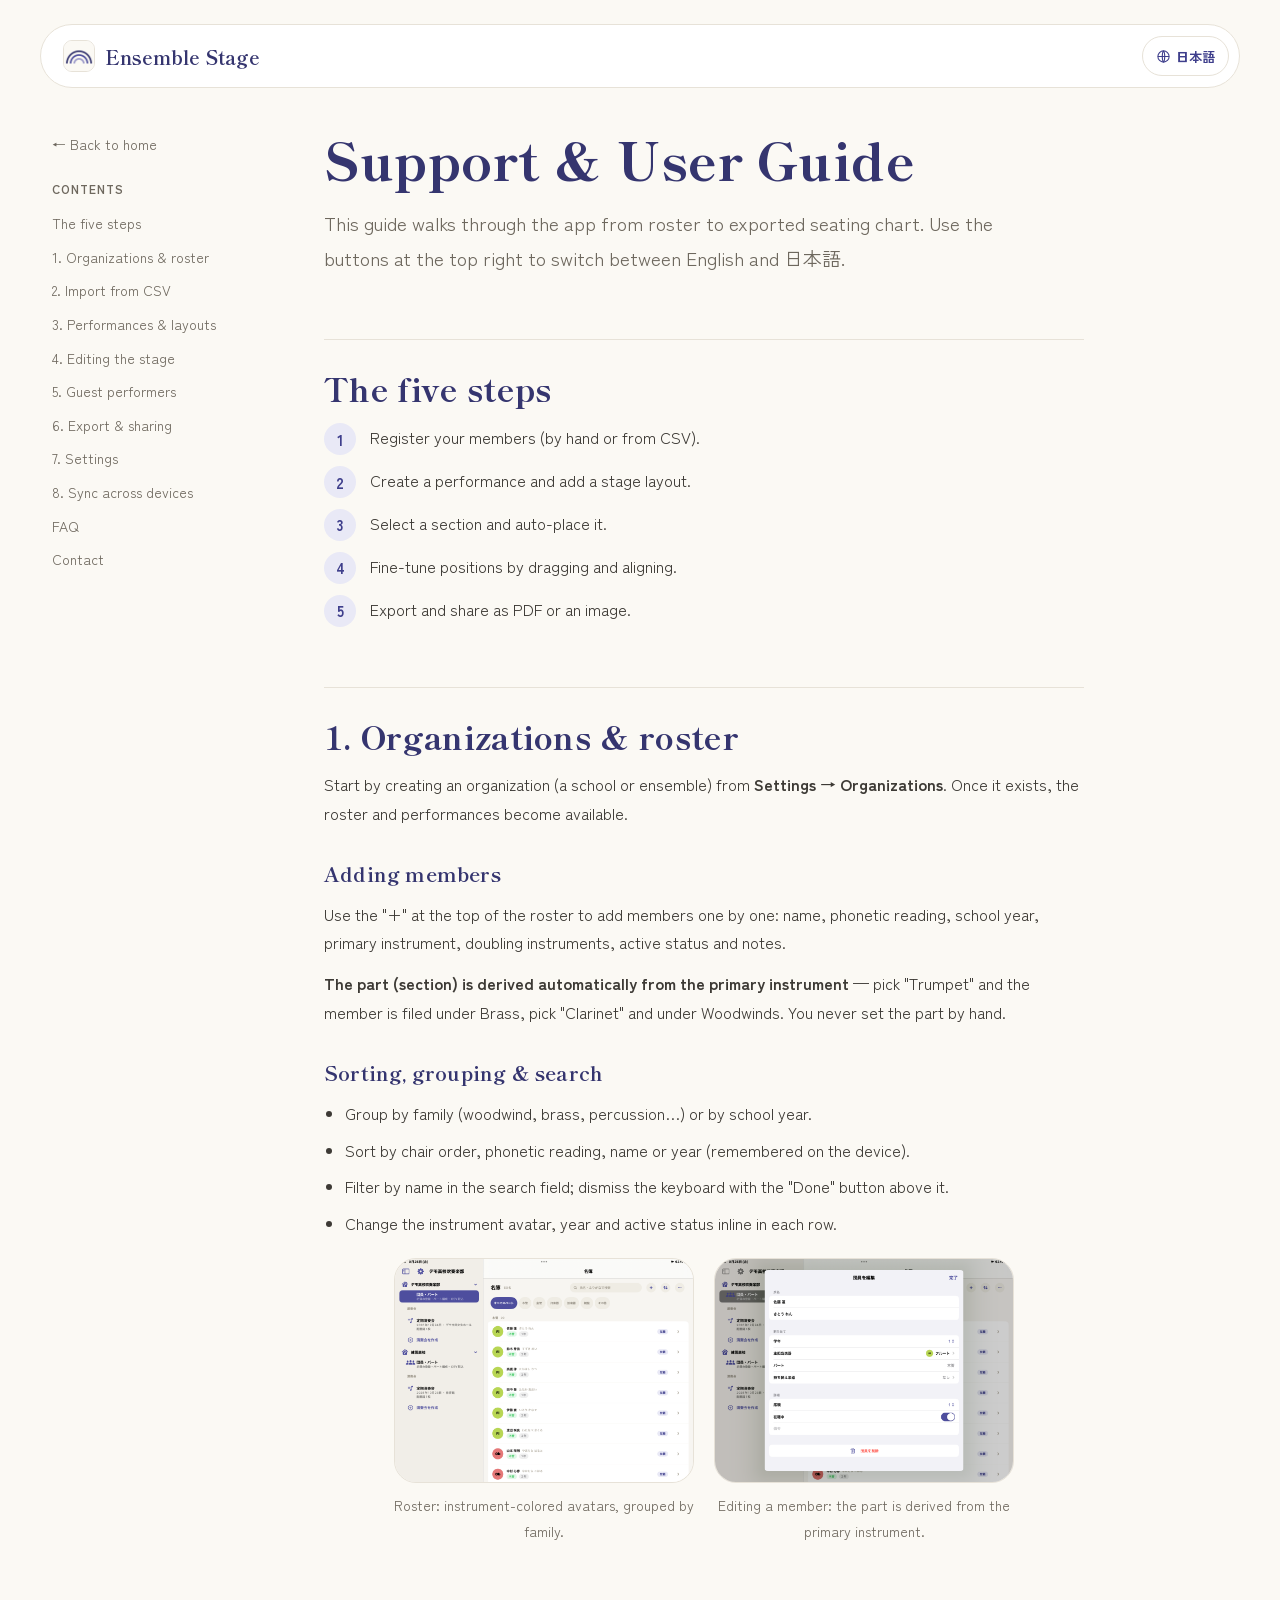
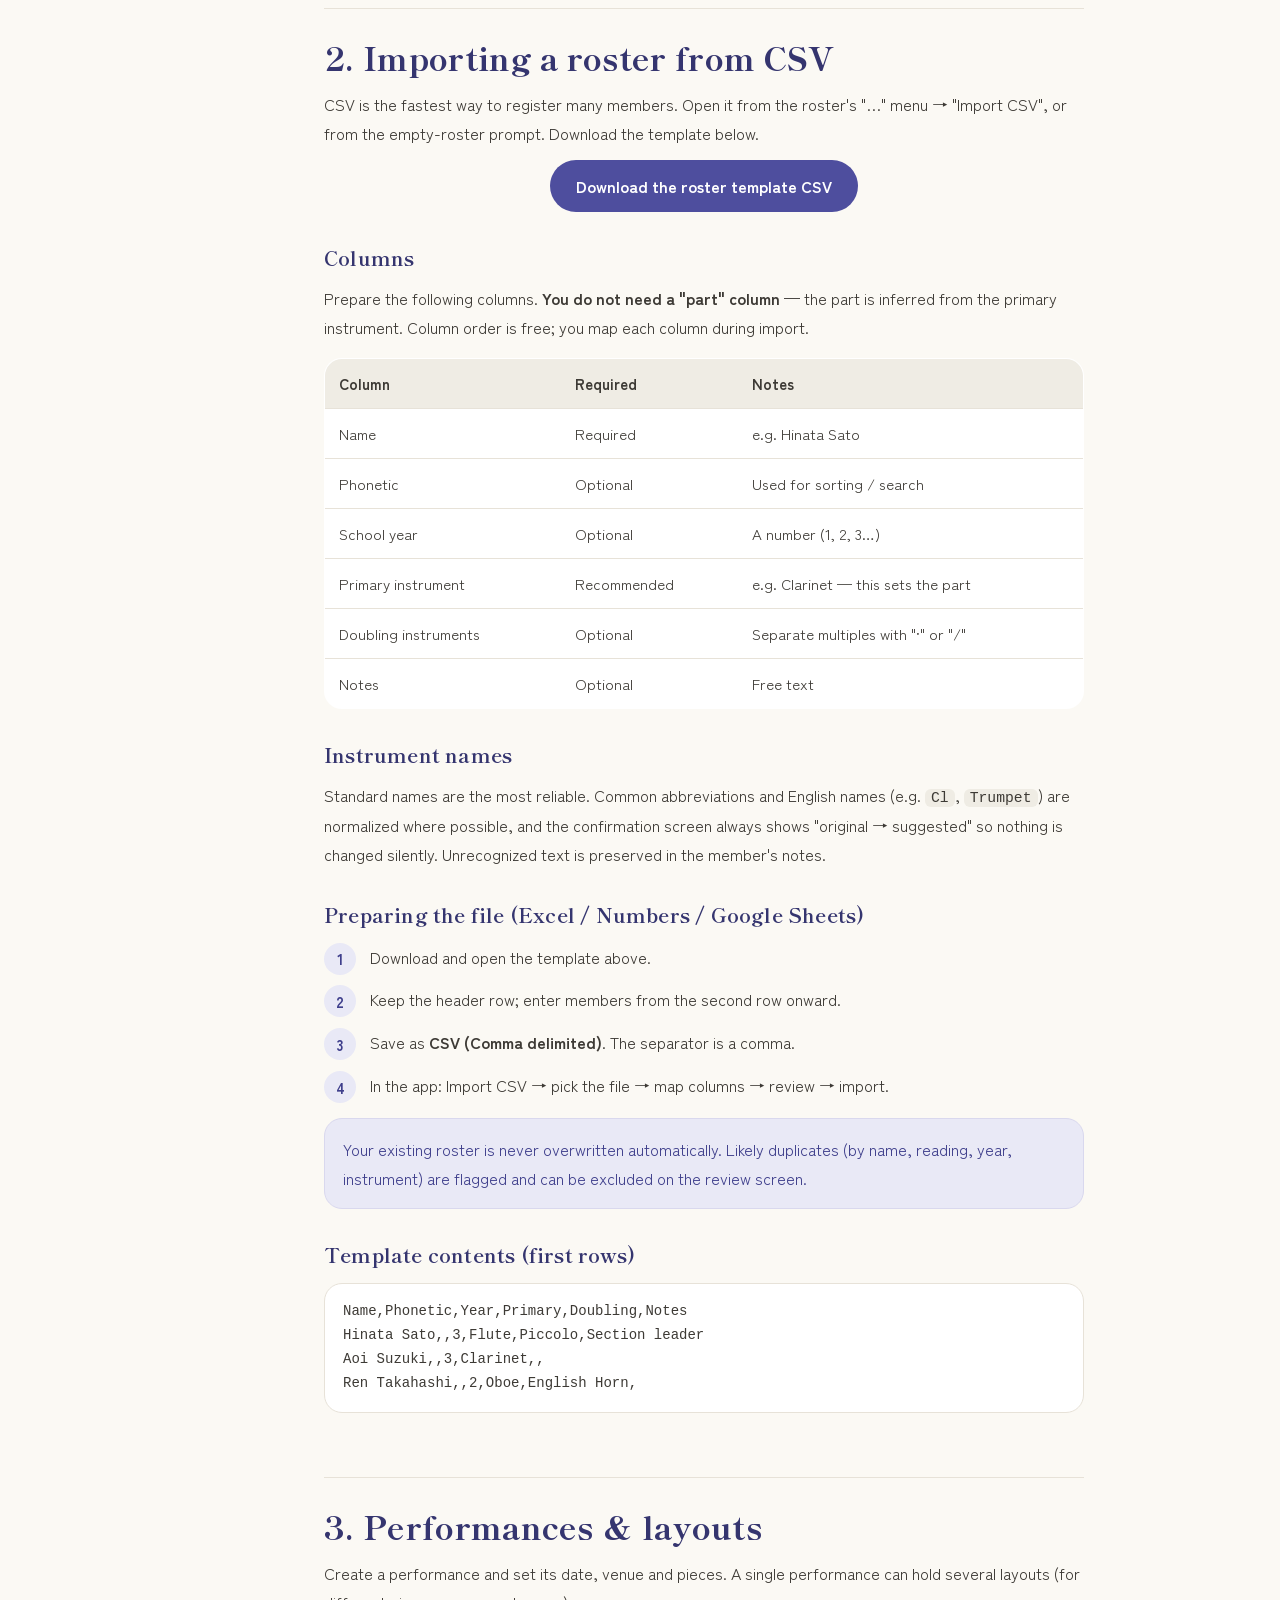
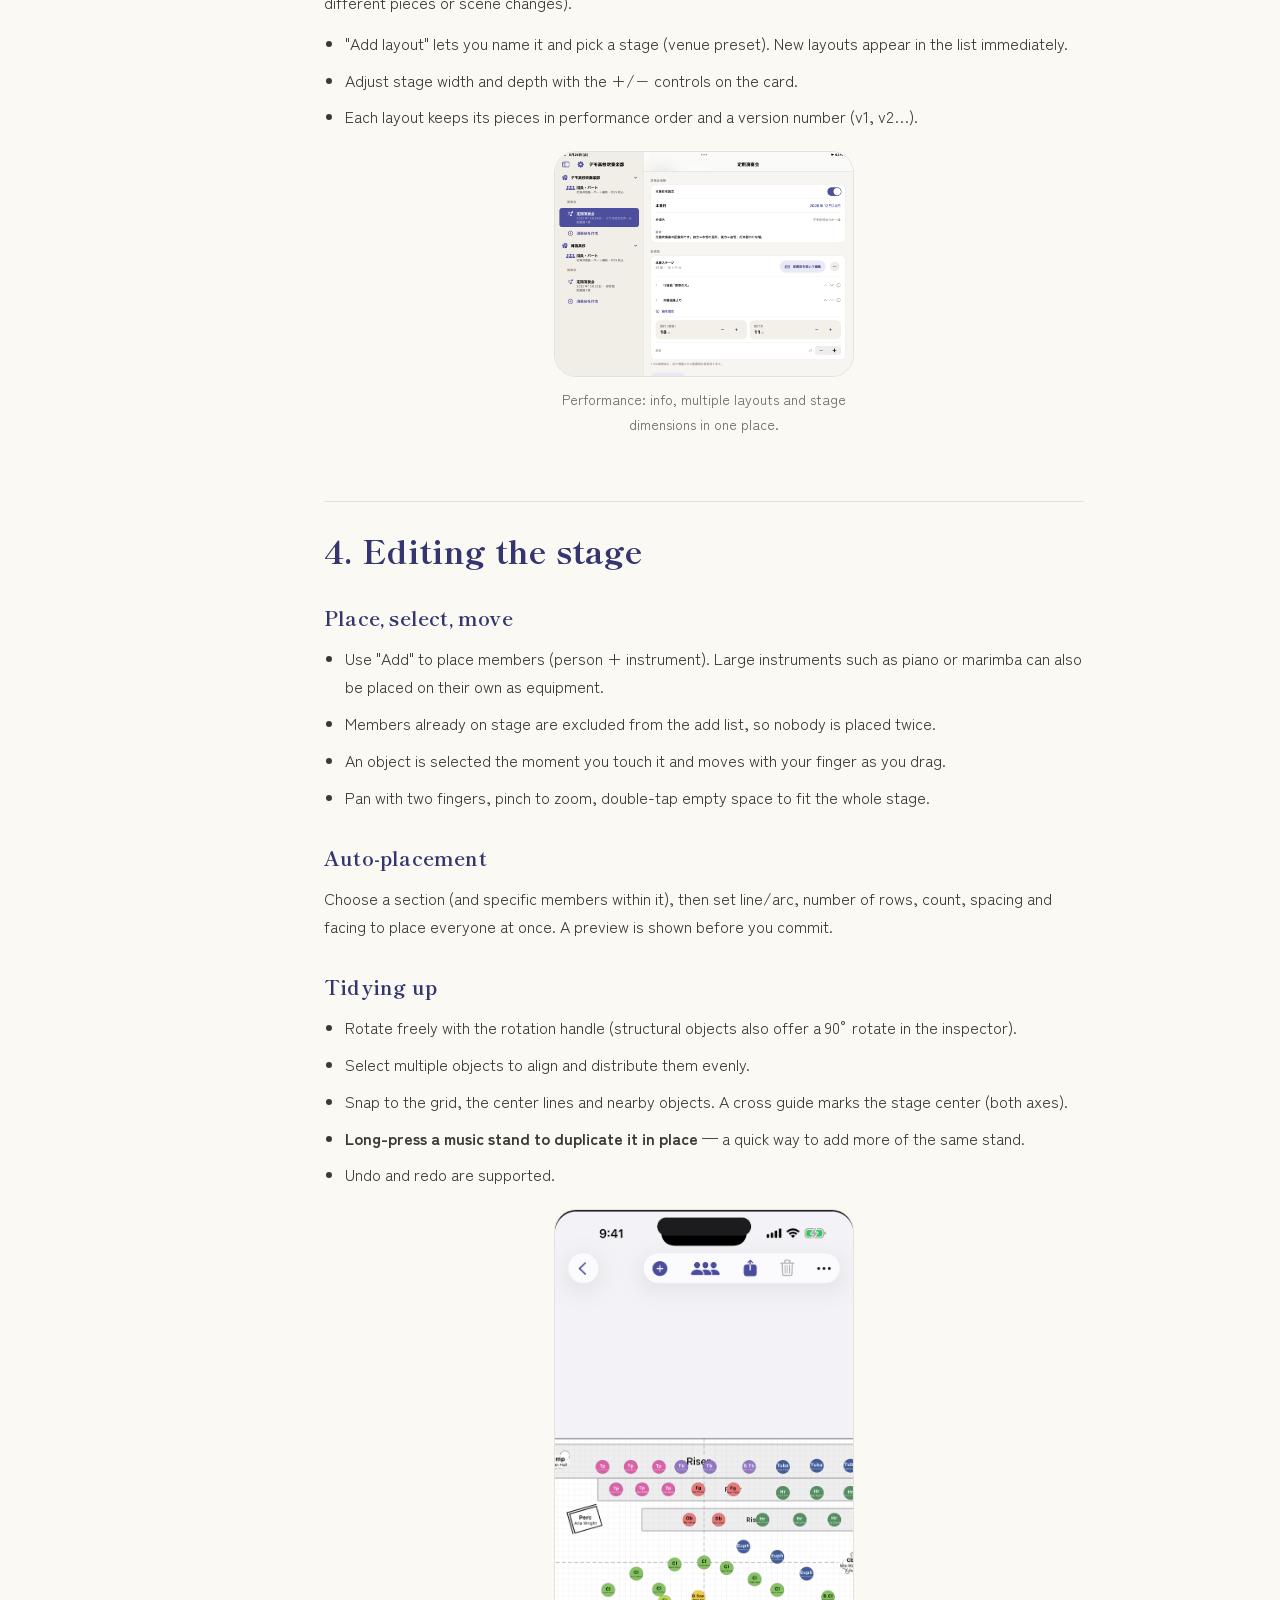
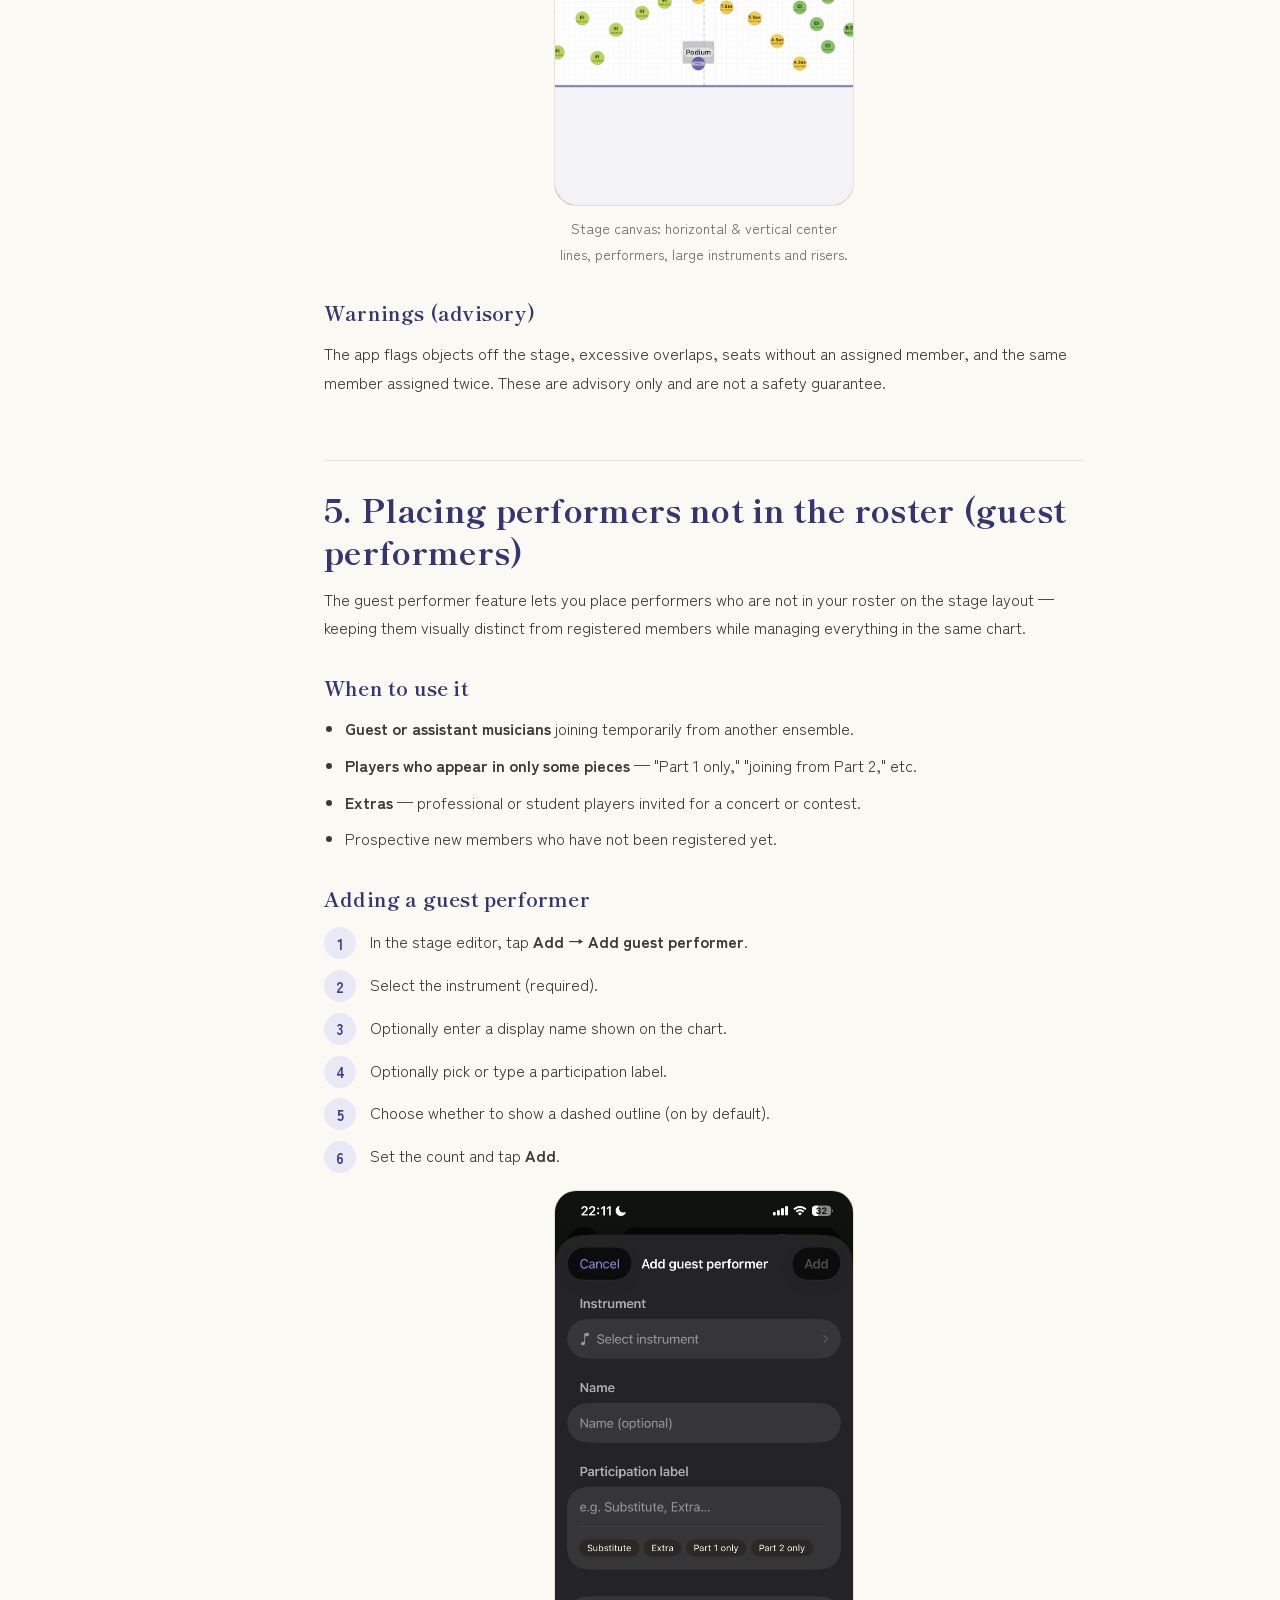
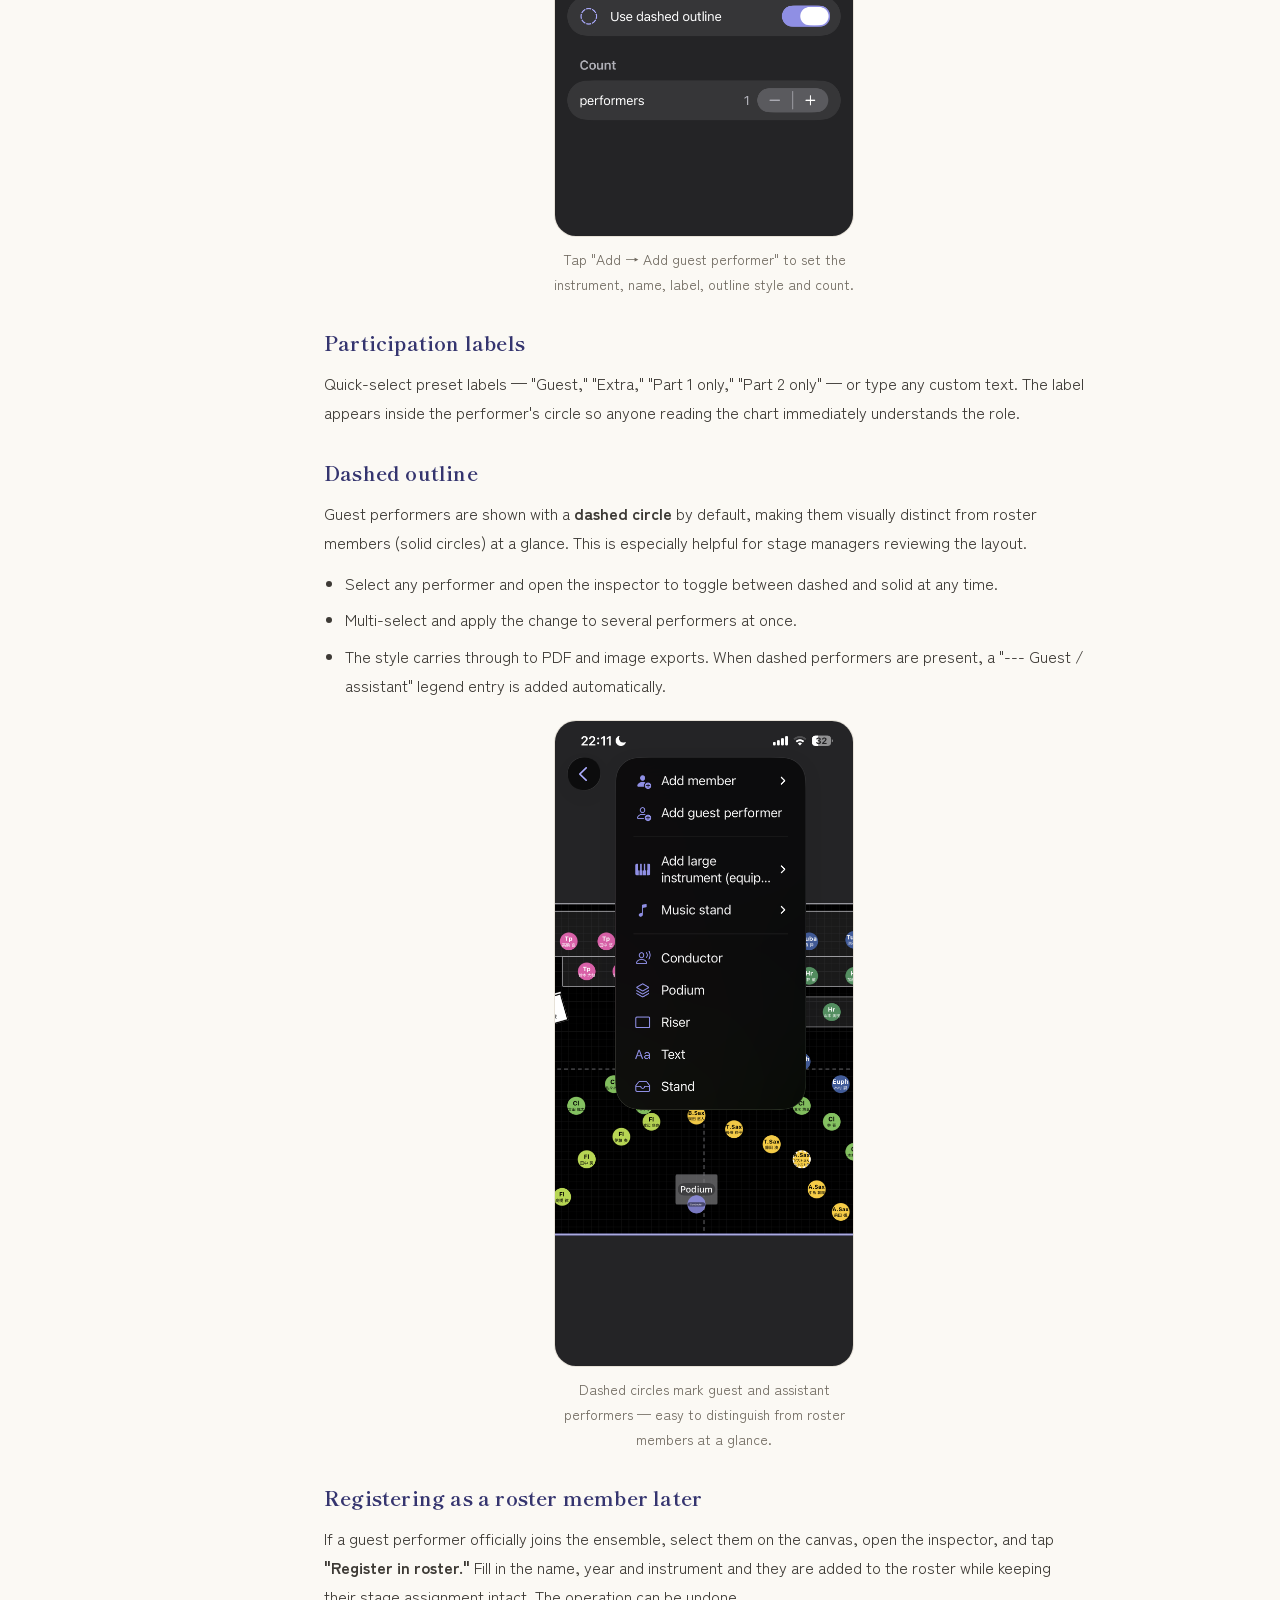
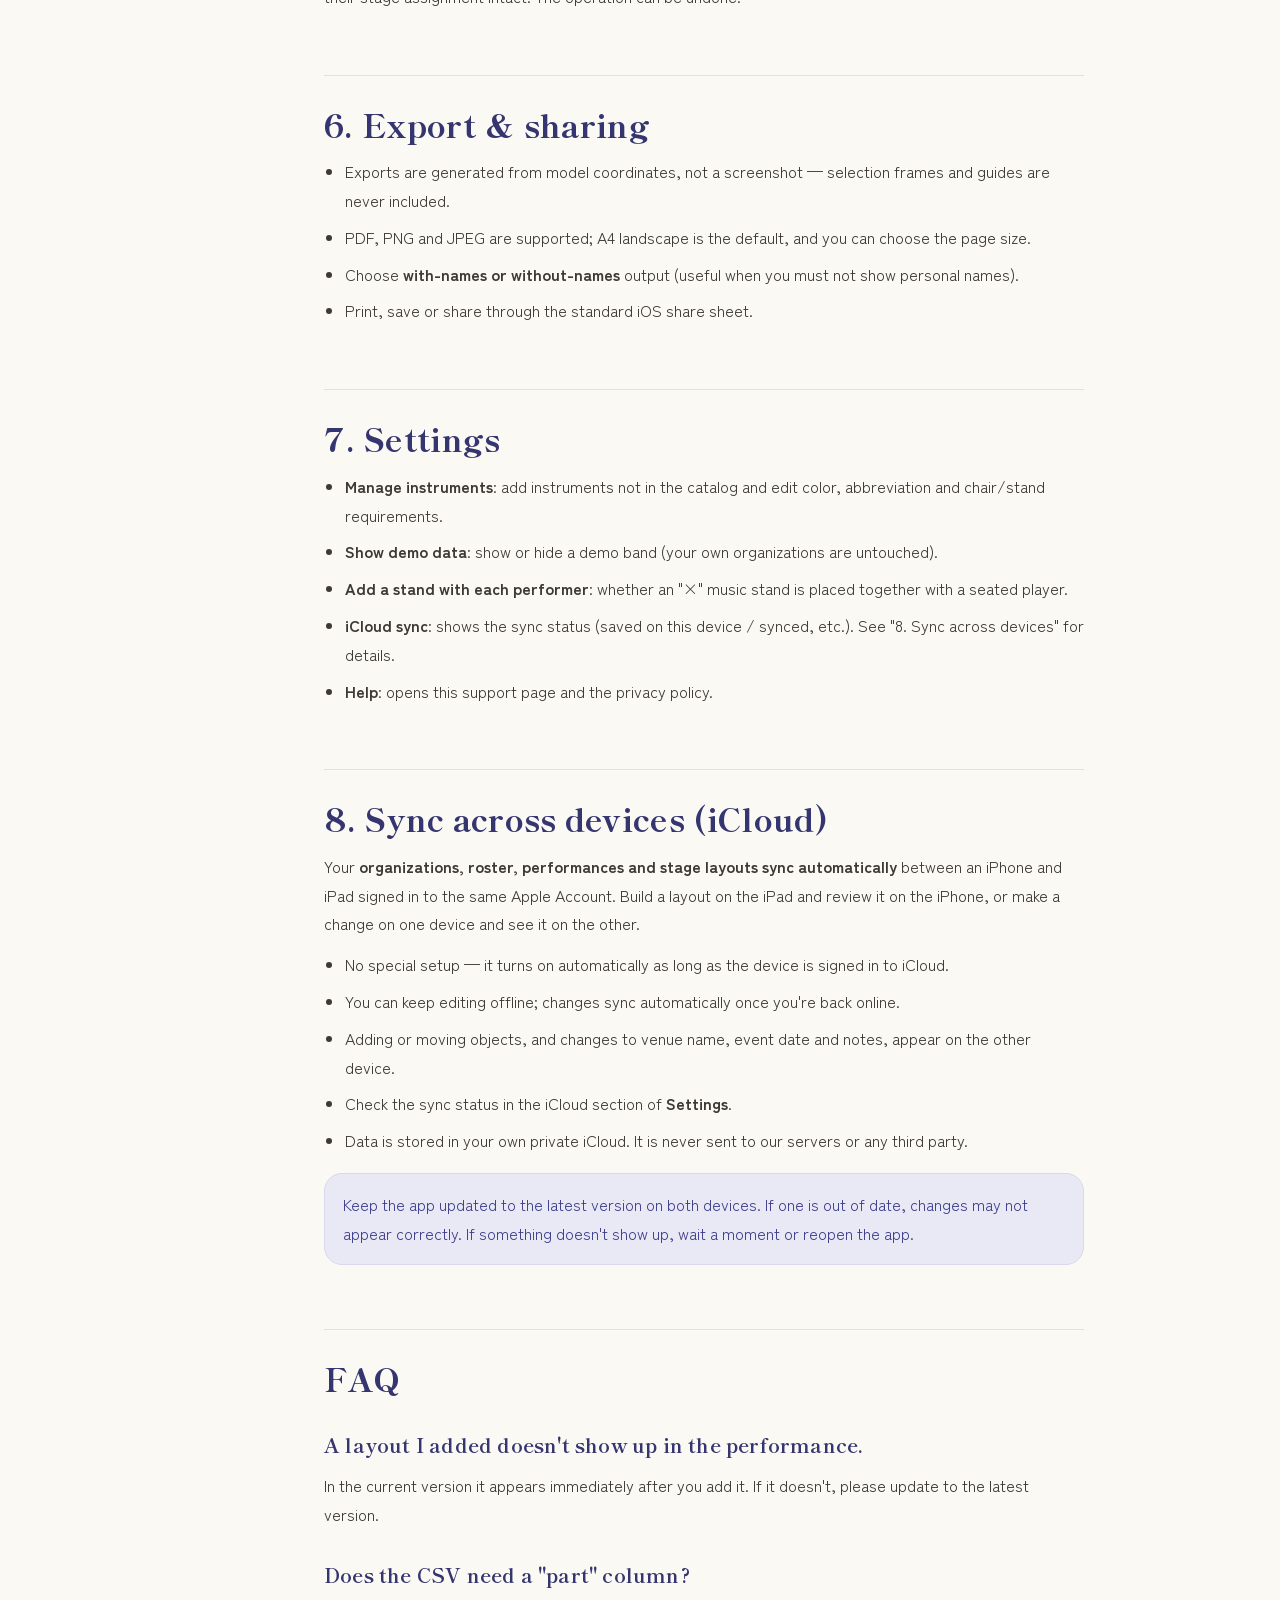
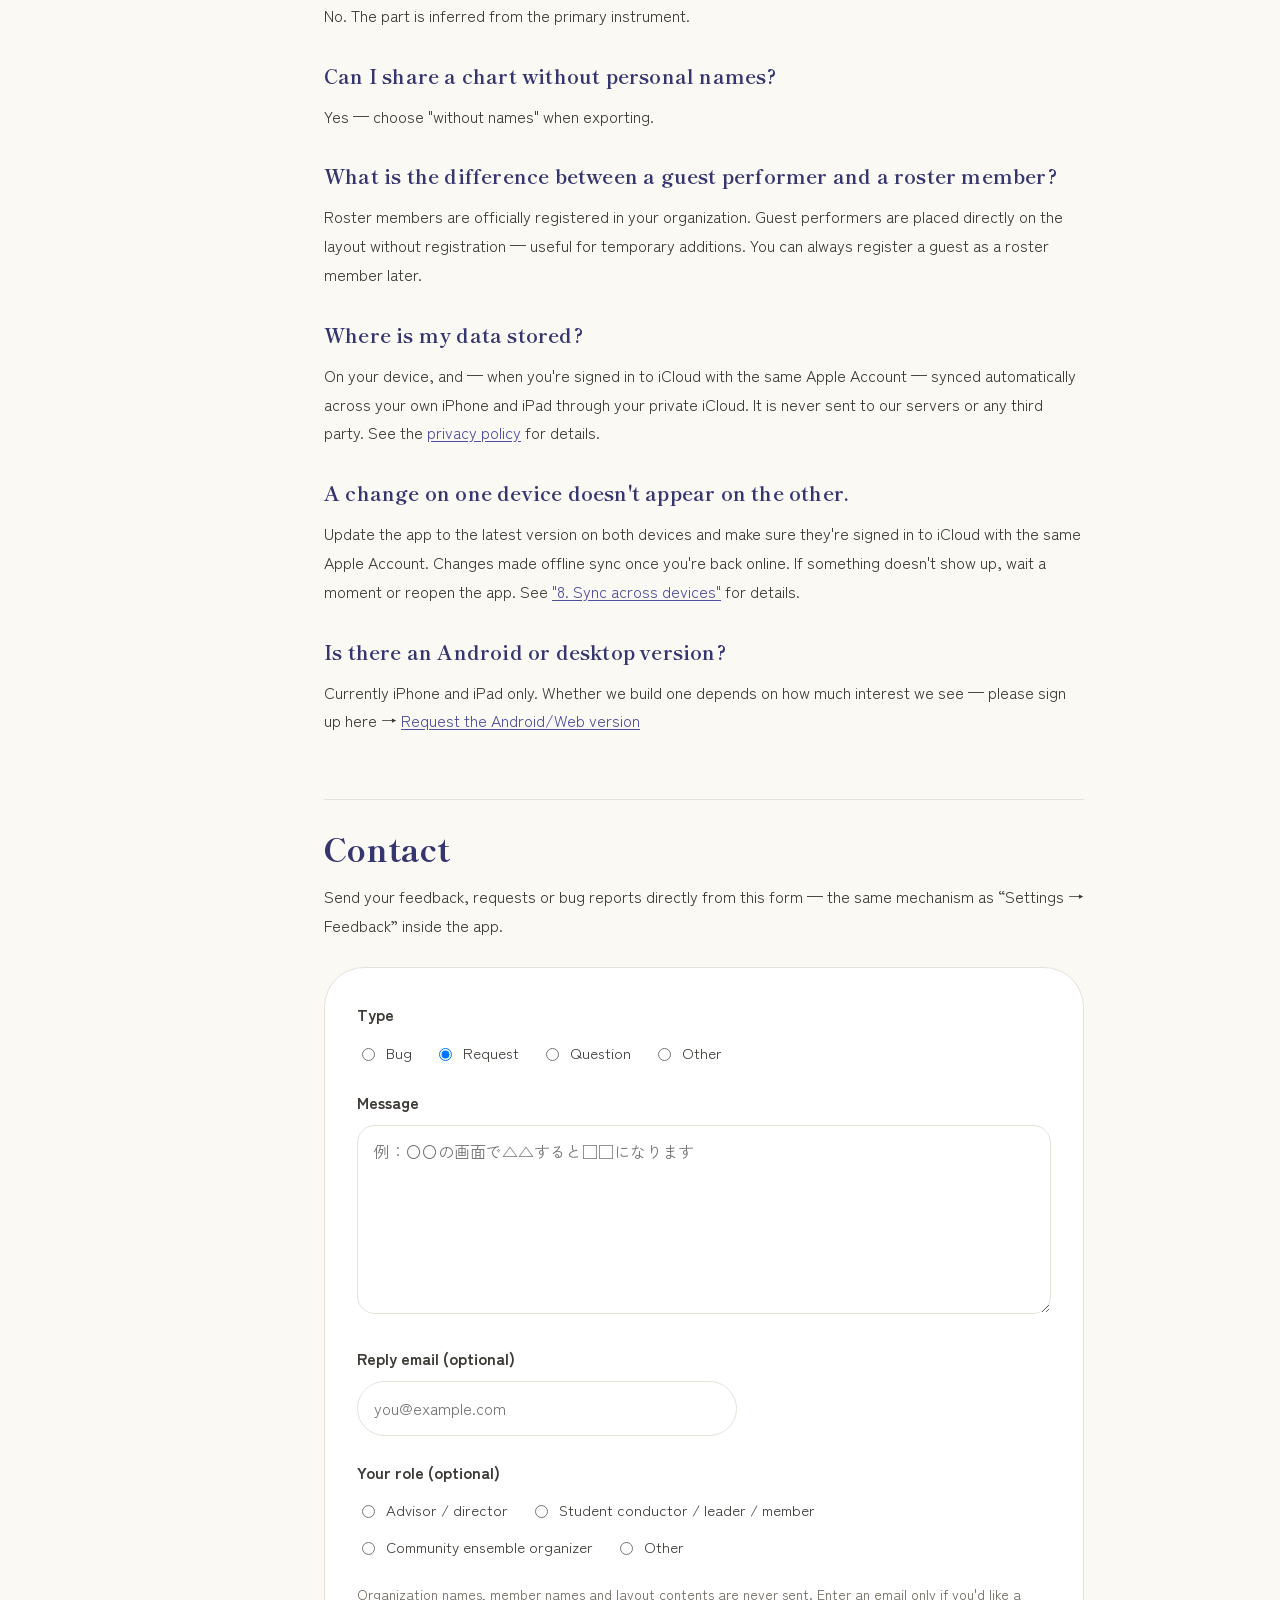
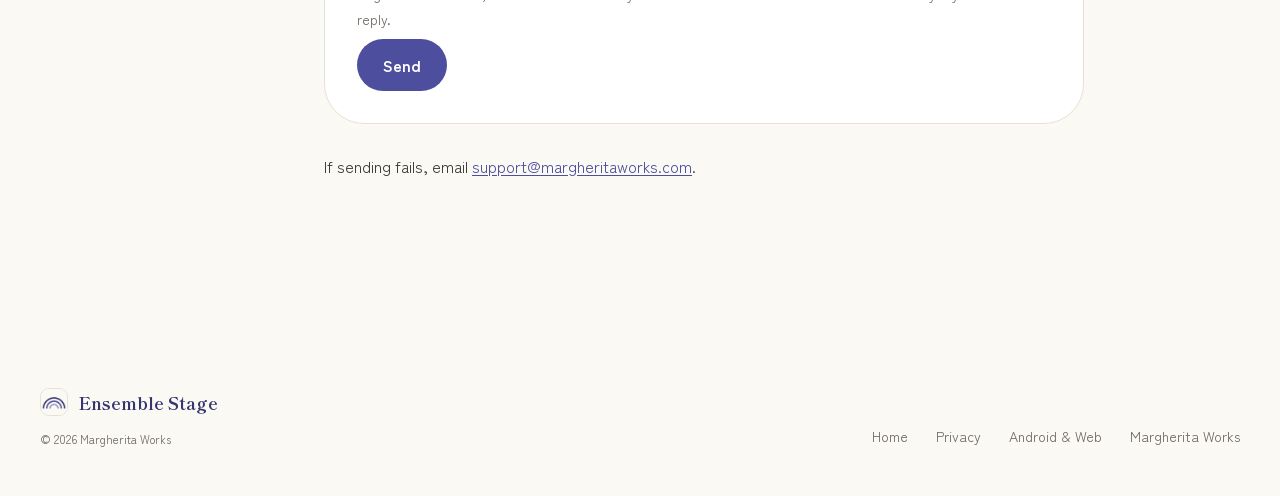
<file: support.html>
<!DOCTYPE html>
<html lang="ja" data-lang="ja">
<head>
<meta charset="utf-8">
<meta name="viewport" content="width=device-width, initial-scale=1">
<title>Support — Ensemble Stage / 吹奏楽セッティング</title>
<meta name="description" content="Ensemble Stage support and how-to guide (English / 日本語).">
<link rel="canonical" href="https://ensemble-stage.margheritaworks.com/support.html">

<!-- OGP -->
<meta property="og:type" content="website">
<meta property="og:url" content="https://ensemble-stage.margheritaworks.com/support.html">
<meta property="og:title" content="Support — Ensemble Stage / 吹奏楽セッティング">
<meta property="og:description" content="Ensemble Stage support and how-to guide (English / 日本語).">
<meta property="og:image" content="https://ensemble-stage.margheritaworks.com/images/og.png">
<meta property="og:image:width" content="1200">
<meta property="og:image:height" content="630">
<meta property="og:locale" content="ja_JP">
<meta name="twitter:card" content="summary_large_image">
<meta name="twitter:title" content="Support — Ensemble Stage / 吹奏楽セッティング">
<meta name="twitter:description" content="Ensemble Stage support and how-to guide (English / 日本語).">
<meta name="twitter:image" content="https://ensemble-stage.margheritaworks.com/images/og.png">

<meta name="theme-color" content="#FBF9F4">
<meta name="apple-itunes-app" content="app-id=6793795823">
<link rel="preconnect" href="https://fonts.googleapis.com">
<link rel="preconnect" href="https://fonts.gstatic.com" crossorigin>
<link rel="stylesheet" href="https://fonts.googleapis.com/css2?family=Shippori+Mincho+B1:wght@700;800&family=Zen+Kaku+Gothic+New:wght@400;500;700&display=swap">
<link rel="stylesheet" href="styles.css?v=21">
<script src="lang.js"></script>
</head>
<body>
<a class="skip" href="#main"><span class="lang-ja">本文へ移動</span><span class="lang-en">Skip to content</span></a>
<div class="nav-wrap">
<nav class="nav" aria-label="メイン">
<a class="brand" href="index.html"><img class="brand__icon" src="assets/app-icon.png" width="32" height="32" alt=""><span class="lang-ja">吹奏楽セッティング</span><span class="lang-en">Ensemble Stage</span></a>
<div class="nav__right">
<button class="langtoggle" type="button" aria-label="Language / 言語切替" onclick="window.__setLang&&window.__setLang(document.documentElement.getAttribute('data-lang')==='en'?'ja':'en')"><svg width="15" height="15" viewBox="0 0 24 24" fill="none" stroke="currentColor" stroke-width="1.7" aria-hidden="true"><circle cx="12" cy="12" r="9"></circle><path d="M3 12h18"></path><path d="M12 3c2.6 2.7 2.6 15.3 0 18M12 3c-2.6 2.7-2.6 15.3 0 18"></path></svg><span class="lang-ja">EN</span><span class="lang-en">日本語</span></button>
</div>
</nav>
</div>

<main id="main">
<div class="doc container">
<nav class="toc" aria-label="目次">
  <p class="back-link"><a href="index.html"><span class="lang-ja">← トップページへ戻る</span><span class="lang-en">← Back to home</span></a></p>
  <p class="toc__title"><span class="lang-ja">目次</span><span class="lang-en">CONTENTS</span></p>
  <ol>
    <li><a href="#steps"><span class="lang-ja">5つの手順</span><span class="lang-en">The five steps</span></a></li>
    <li><a href="#roster"><span class="lang-ja">1. 団体と団員名簿</span><span class="lang-en">1. Organizations &amp; roster</span></a></li>
    <li><a href="#csv"><span class="lang-ja">2. CSVで名簿を取り込む</span><span class="lang-en">2. Import from CSV</span></a></li>
    <li><a href="#performance"><span class="lang-ja">3. 演奏会と配置図</span><span class="lang-en">3. Performances &amp; layouts</span></a></li>
    <li><a href="#editor"><span class="lang-ja">4. 舞台の編集</span><span class="lang-en">4. Editing the stage</span></a></li>
    <li><a href="#guest"><span class="lang-ja">5. ゲスト奏者</span><span class="lang-en">5. Guest performers</span></a></li>
    <li><a href="#export"><span class="lang-ja">6. 出力・共有</span><span class="lang-en">6. Export &amp; sharing</span></a></li>
    <li><a href="#settings"><span class="lang-ja">7. 設定</span><span class="lang-en">7. Settings</span></a></li>
    <li><a href="#sync"><span class="lang-ja">8. 端末間の同期</span><span class="lang-en">8. Sync across devices</span></a></li>
    <li><a href="#faq"><span class="lang-ja">よくある質問</span><span class="lang-en">FAQ</span></a></li>
    <li><a href="#contact"><span class="lang-ja">お問い合わせ</span><span class="lang-en">Contact</span></a></li>
  </ol>
</nav>
<div class="page">
  <h1>
    <span class="lang-ja">使い方・サポート</span>
    <span class="lang-en">Support &amp; User Guide</span>
  </h1>
  <p class="lead">
    <span class="lang-ja">団員登録から配置図の出力までの流れを説明します。右上のボタンで英語／日本語を切り替えられます。</span>
    <span class="lang-en">This guide walks through the app from roster to exported seating chart. Use the buttons at the top right to switch between English and 日本語.</span>
  </p>

  <!-- ============ QUICK START ============ -->
  <h2 id="steps"><span class="lang-ja">5 つの手順（全体の流れ）</span><span class="lang-en">The five steps</span></h2>
  <div class="lang-ja">
    <ol class="steps">
      <li>団員を登録する（手入力または CSV）。</li>
      <li>演奏会を作り、舞台（配置図）を用意する。</li>
      <li>パートを選んで自動配置する。</li>
      <li>ドラッグ・整列で位置を調整する。</li>
      <li>PDF・画像として出力・共有する。</li>
    </ol>
  </div>
  <div class="lang-en">
    <ol class="steps">
      <li>Register your members (by hand or from CSV).</li>
      <li>Create a performance and add a stage layout.</li>
      <li>Select a section and auto-place it.</li>
      <li>Fine-tune positions by dragging and aligning.</li>
      <li>Export and share as PDF or an image.</li>
    </ol>
  </div>

  <!-- ============ ORG & ROSTER ============ -->
  <h2 id="roster"><span class="lang-ja">1. 団体と団員名簿</span><span class="lang-en">1. Organizations &amp; roster</span></h2>

  <div class="lang-ja">
    <p>最初に団体（学校・楽団）を作ります。団体の追加は <strong>設定 → 団体</strong> から行えます。団体を作ると、名簿と演奏会が使えるようになります。</p>
    <h3>団員を追加する</h3>
    <p>名簿画面右上の「＋」で 1 人ずつ追加できます。氏名・ふりがな・学年・主担当楽器・持ち替え楽器・在籍状態・備考を登録できます。</p>
    <p><strong>パートは主担当楽器から自動で決まります。</strong>たとえば「トランペット」を選べば金管に、「クラリネット」を選べば木管に分類されます。パートを手で指定する必要はありません。</p>
    <h3>並べ替え・グループ表示・検索</h3>
    <ul>
      <li>系統別（木管・金管・打楽器…）／学年別にまとめて表示できます。</li>
      <li>席順・ふりがな・氏名・学年で並べ替えられます（設定は端末に記憶されます）。</li>
      <li>検索フィールドで氏名・ふりがなを絞り込めます。キーボードはフィールド右の「完了」で閉じられます。</li>
      <li>行内でパート色のアバター・学年・在籍を素早く変更できます。</li>
    </ul>
    <div class="shots">
      <figure>
        <img src="images/roster.png?v=4" alt="名簿画面">
        <figcaption>名簿：楽器色のアバターと系統別のグループ表示。</figcaption>
      </figure>
      <figure>
        <img src="images/member-edit.png?v=4" alt="団員を編集する画面">
        <figcaption>団員の編集：氏名・学年・主担当楽器から自動でパートが決まります。</figcaption>
      </figure>
    </div>
  </div>

  <div class="lang-en">
    <p>Start by creating an organization (a school or ensemble) from <strong>Settings → Organizations</strong>. Once it exists, the roster and performances become available.</p>
    <h3>Adding members</h3>
    <p>Use the "+" at the top of the roster to add members one by one: name, phonetic reading, school year, primary instrument, doubling instruments, active status and notes.</p>
    <p><strong>The part (section) is derived automatically from the primary instrument</strong> — pick "Trumpet" and the member is filed under Brass, pick "Clarinet" and under Woodwinds. You never set the part by hand.</p>
    <h3>Sorting, grouping &amp; search</h3>
    <ul>
      <li>Group by family (woodwind, brass, percussion…) or by school year.</li>
      <li>Sort by chair order, phonetic reading, name or year (remembered on the device).</li>
      <li>Filter by name in the search field; dismiss the keyboard with the "Done" button above it.</li>
      <li>Change the instrument avatar, year and active status inline in each row.</li>
    </ul>
    <div class="shots">
      <figure>
        <img src="images/roster-en.png?v=4" alt="Roster screen">
        <figcaption>Roster: instrument-colored avatars, grouped by family.</figcaption>
      </figure>
      <figure>
        <img src="images/member-edit.png?v=4" alt="Editing a member">
        <figcaption>Editing a member: the part is derived from the primary instrument.</figcaption>
      </figure>
    </div>
  </div>

  <!-- ============ CSV IMPORT ============ -->
  <h2 id="csv"><span class="lang-ja">2. CSV で名簿を取り込む</span><span class="lang-en">2. Importing a roster from CSV</span></h2>

  <div class="lang-ja">
    <p>名簿をまとめて登録したいときは CSV が便利です。名簿画面の「…」→「CSV を読み込む」、または団員がいないときの案内から取り込めます。ひな型は下のボタンから入手できます。</p>
    <p style="text-align:center">
      <a class="btn btn--primary" href="sample_roster.csv" download>名簿テンプレートCSVをダウンロード</a>
    </p>

    <h3>列の構成</h3>
    <p>次の列を用意します。<strong>「パート」の列は不要です</strong>（主担当楽器から自動で判定します）。列の順番は自由で、取り込み時に各列の意味を割り当てられます。</p>
    <table>
      <tr><th>列</th><th>必須</th><th>内容</th></tr>
      <tr><td>氏名</td><td>必須</td><td>例：佐藤 陽向</td></tr>
      <tr><td>ふりがな</td><td>任意</td><td>並べ替え・検索に使用</td></tr>
      <tr><td>学年</td><td>任意</td><td>半角数字（例：1・2・3）</td></tr>
      <tr><td>主担当楽器</td><td>推奨</td><td>例：クラリネット。ここからパートが決まります</td></tr>
      <tr><td>持ち替え楽器</td><td>任意</td><td>複数ある場合は「・」や「/」で区切る</td></tr>
      <tr><td>備考</td><td>任意</td><td>自由記入</td></tr>
    </table>

    <h3>楽器名について</h3>
    <p>楽器名は日本語の標準名（フルート、クラリネット、トランペット など）で書くのが確実です。<code>Cl</code> や <code>Trumpet</code> のような略称・英名も可能な範囲で自動変換しますが、取り込み前の確認画面で「原文 → 変換候補」を必ず確認できます。標準楽器に一致しなかった場合も原文は備考へ残ります。</p>

    <h3>ファイルの作り方（Excel / Numbers / Google スプレッドシート）</h3>
    <ol class="steps">
      <li>上のひな型をダウンロードして開きます。</li>
      <li>1 行目の見出しはそのままに、2 行目以降へ団員を入力します。</li>
      <li>そのまま <strong>「CSV（コンマ区切り）」</strong> 形式で保存します。区切りはコンマ（,）です。</li>
      <li>アプリで「CSV を読み込む」→ ファイルを選択 → 列の割り当て → 内容を確認 → 取り込み、の順に進めます。</li>
    </ol>
    <div class="note">
      既存の名簿は自動で上書きされません。氏名・ふりがな・学年・楽器から重複候補を検出し、確認画面で除外できます。
    </div>

    <h3>ひな型の中身（先頭の数行）</h3>
    <pre class="mono">氏名,ふりがな,学年,主担当楽器,持ち替え楽器,備考
佐藤 陽向,さとう ひなた,3,フルート,ピッコロ,パートリーダー
鈴木 葵,すずき あおい,3,クラリネット,,
高橋 蓮,たかはし れん,2,オーボエ,イングリッシュホルン,</pre>

    <div class="shots">
      <figure>
        <img src="images/import.png" alt="CSV 取り込み画面">
        <figcaption>取り込み画面からもひな型と作り方を開けます。</figcaption>
      </figure>
    </div>
  </div>

  <div class="lang-en">
    <p>CSV is the fastest way to register many members. Open it from the roster's "…" menu → "Import CSV", or from the empty-roster prompt. Download the template below.</p>
    <p style="text-align:center">
      <a class="btn btn--primary" href="sample_roster.csv" download>Download the roster template CSV</a>
    </p>

    <h3>Columns</h3>
    <p>Prepare the following columns. <strong>You do not need a "part" column</strong> — the part is inferred from the primary instrument. Column order is free; you map each column during import.</p>
    <table>
      <tr><th>Column</th><th>Required</th><th>Notes</th></tr>
      <tr><td>Name</td><td>Required</td><td>e.g. Hinata Sato</td></tr>
      <tr><td>Phonetic</td><td>Optional</td><td>Used for sorting / search</td></tr>
      <tr><td>School year</td><td>Optional</td><td>A number (1, 2, 3…)</td></tr>
      <tr><td>Primary instrument</td><td>Recommended</td><td>e.g. Clarinet — this sets the part</td></tr>
      <tr><td>Doubling instruments</td><td>Optional</td><td>Separate multiples with "·" or "/"</td></tr>
      <tr><td>Notes</td><td>Optional</td><td>Free text</td></tr>
    </table>

    <h3>Instrument names</h3>
    <p>Standard names are the most reliable. Common abbreviations and English names (e.g. <code>Cl</code>, <code>Trumpet</code>) are normalized where possible, and the confirmation screen always shows "original → suggested" so nothing is changed silently. Unrecognized text is preserved in the member's notes.</p>

    <h3>Preparing the file (Excel / Numbers / Google Sheets)</h3>
    <ol class="steps">
      <li>Download and open the template above.</li>
      <li>Keep the header row; enter members from the second row onward.</li>
      <li>Save as <strong>CSV (Comma delimited)</strong>. The separator is a comma.</li>
      <li>In the app: Import CSV → pick the file → map columns → review → import.</li>
    </ol>
    <div class="note">
      Your existing roster is never overwritten automatically. Likely duplicates (by name, reading, year, instrument) are flagged and can be excluded on the review screen.
    </div>

    <h3>Template contents (first rows)</h3>
    <pre class="mono">Name,Phonetic,Year,Primary,Doubling,Notes
Hinata Sato,,3,Flute,Piccolo,Section leader
Aoi Suzuki,,3,Clarinet,,
Ren Takahashi,,2,Oboe,English Horn,</pre>

  </div>

  <!-- ============ PERFORMANCE / LAYOUT ============ -->
  <h2 id="performance"><span class="lang-ja">3. 演奏会と配置図</span><span class="lang-en">3. Performances &amp; layouts</span></h2>

  <div class="lang-ja">
    <p>演奏会を作成し、日付・会場・曲名を登録します。1 つの演奏会に複数の配置図（曲や場面で変わるもの）を持てます。</p>
    <ul>
      <li>「配置図を追加」で名称と舞台（会場プリセット）を選んで作成します。追加した配置図はその場で一覧に表示されます。</li>
      <li>舞台の間口・奥行きはカードの ＋／− で調整できます。</li>
      <li>各配置図には曲名を演奏順で登録でき、版数（v1, v2…）も持てます。</li>
    </ul>
    <div class="shots">
      <figure>
        <img src="images/performance.png?v=4" alt="演奏会の詳細画面">
        <figcaption>演奏会：情報・複数の配置図・舞台寸法をまとめて管理。</figcaption>
      </figure>
    </div>
  </div>

  <div class="lang-en">
    <p>Create a performance and set its date, venue and pieces. A single performance can hold several layouts (for different pieces or scene changes).</p>
    <ul>
      <li>"Add layout" lets you name it and pick a stage (venue preset). New layouts appear in the list immediately.</li>
      <li>Adjust stage width and depth with the +/− controls on the card.</li>
      <li>Each layout keeps its pieces in performance order and a version number (v1, v2…).</li>
    </ul>
    <div class="shots">
      <figure>
        <img src="images/performance-en.png?v=4" alt="Performance detail screen">
        <figcaption>Performance: info, multiple layouts and stage dimensions in one place.</figcaption>
      </figure>
    </div>
  </div>

  <!-- ============ EDITOR ============ -->
  <h2 id="editor"><span class="lang-ja">4. 舞台の編集</span><span class="lang-en">4. Editing the stage</span></h2>

  <div class="lang-ja">
    <h3>置く・選ぶ・動かす</h3>
    <ul>
      <li>「追加」から団員（人＋担当楽器）を舞台へ置きます。ピアノ・マリンバなどの大型楽器は設備としても単体で置けます。</li>
      <li>すでに配置済みの団員は追加候補から自動的に除外され、重複しません。</li>
      <li>オブジェクトは押した瞬間に選択され、そのままドラッグで移動します。指の位置に追従します。</li>
      <li>2 本指でキャンバスを移動、ピンチで拡大・縮小、空白のダブルタップで全体表示に戻ります。</li>
    </ul>
    <h3>自動配置</h3>
    <p>パート（と、その中の特定メンバー）を選び、直線／円弧・列数・人数・間隔・向きを指定して一括配置します。確定前にプレビューで確認できます。</p>
    <h3>整える</h3>
    <ul>
      <li>回転ハンドルで自由角度に回せます（設置型オブジェクトはインスペクタの 90° 回転も可）。</li>
      <li>複数選択して整列・等間隔配置ができます。</li>
      <li>グリッド・中央線・近接オブジェクトへスナップします。舞台の縦横中央には十字のガイド線が出ます。</li>
      <li><strong>譜面台は長押しでその場コピーできます</strong>（同じ譜面台を素早く増やせます）。</li>
      <li>取り消し（Undo）・やり直し（Redo）に対応します。</li>
    </ul>
    <div class="shots">
      <figure>
        <img src="images/stage.png?v=4" alt="舞台編集画面">
        <figcaption>舞台キャンバス：縦横のセンターライン・奏者・大型楽器・平台。</figcaption>
      </figure>
    </div>
    <h3>警告（助言）</h3>
    <p>舞台外のオブジェクト、大きすぎる重なり、団員未割当の席、同じ団員の重複割当を助言として表示します。安全を保証するものではありません。</p>
  </div>

  <div class="lang-en">
    <h3>Place, select, move</h3>
    <ul>
      <li>Use "Add" to place members (person + instrument). Large instruments such as piano or marimba can also be placed on their own as equipment.</li>
      <li>Members already on stage are excluded from the add list, so nobody is placed twice.</li>
      <li>An object is selected the moment you touch it and moves with your finger as you drag.</li>
      <li>Pan with two fingers, pinch to zoom, double-tap empty space to fit the whole stage.</li>
    </ul>
    <h3>Auto-placement</h3>
    <p>Choose a section (and specific members within it), then set line/arc, number of rows, count, spacing and facing to place everyone at once. A preview is shown before you commit.</p>
    <h3>Tidying up</h3>
    <ul>
      <li>Rotate freely with the rotation handle (structural objects also offer a 90° rotate in the inspector).</li>
      <li>Select multiple objects to align and distribute them evenly.</li>
      <li>Snap to the grid, the center lines and nearby objects. A cross guide marks the stage center (both axes).</li>
      <li><strong>Long-press a music stand to duplicate it in place</strong> — a quick way to add more of the same stand.</li>
      <li>Undo and redo are supported.</li>
    </ul>
    <div class="shots">
      <figure>
        <img src="images/stage-en.png?v=4" alt="Stage editor">
        <figcaption>Stage canvas: horizontal &amp; vertical center lines, performers, large instruments and risers.</figcaption>
      </figure>
    </div>
    <h3>Warnings (advisory)</h3>
    <p>The app flags objects off the stage, excessive overlaps, seats without an assigned member, and the same member assigned twice. These are advisory only and are not a safety guarantee.</p>
  </div>

  <!-- ============ GUEST PERFORMERS ============ -->
  <h2 id="guest"><span class="lang-ja">5. 名簿にない奏者を配置する（ゲスト奏者）</span><span class="lang-en">5. Placing performers not in the roster (guest performers)</span></h2>

  <div class="lang-ja">
    <p>ゲスト奏者機能を使うと、名簿に登録していない奏者を配置図へ置けます。正式な団員と視覚的に区別しながら、同じ配置図で一緒に管理できます。</p>

    <h3>こんなときに使います</h3>
    <ul>
      <li><strong>賛助・助奏の方</strong>：他団体から一時的に参加する奏者。</li>
      <li><strong>一部の曲だけ参加する奏者</strong>：「第1部のみ出演」「第2部から合流」など。</li>
      <li><strong>エキストラ</strong>：コンクールや演奏会で招く外部奏者。</li>
      <li>まだ名簿に登録していない入団予定の方。</li>
    </ul>

    <h3>ゲスト奏者を追加する</h3>
    <ol class="steps">
      <li>舞台編集画面で「<strong>追加 → ゲスト奏者を追加</strong>」をタップします。</li>
      <li>楽器を選びます（必須）。</li>
      <li>氏名を入力します（任意。配置図上の表示に使います）。</li>
      <li>区分ラベルを選ぶかカスタム入力します（任意）。</li>
      <li>点線表示のオン／オフを選びます（既定はオン）。</li>
      <li>人数を指定して「<strong>追加</strong>」をタップします。</li>
    </ol>
    <div class="shots">
      <figure>
        <img src="images/guest-add.png" alt="ゲスト奏者追加シート">
        <figcaption>「追加 → ゲスト奏者を追加」から楽器・氏名・区分ラベル・点線表示・人数を指定します。</figcaption>
      </figure>
    </div>

    <h3>区分ラベル</h3>
    <p>「賛助」「エキストラ」「第1部のみ」「第2部のみ」のプリセットをワンタップで選べます。自由入力も可能です。ラベルは奏者の丸に表示されるため、配置図を共有したときに役割がすぐ伝わります。</p>

    <h3>点線表示</h3>
    <p>ゲスト奏者は既定で<strong>点線の丸</strong>で表示されます。団員（実線）と一目で区別できるため、ステージ担当者が配置図を見たときに状況を把握しやすくなります。</p>
    <ul>
      <li>奏者を選んでインスペクタを開くと、点線／実線をいつでも切り替えられます。</li>
      <li>複数選択して一括変更することもできます。</li>
      <li>PDF・画像への出力にも反映されます。点線の奏者がいるときは出力の凡例に「--- ゲスト・賛助等」が自動で追加されます。</li>
    </ul>
    <div class="shots">
      <figure>
        <img src="images/guest-canvas.png" alt="点線表示のゲスト奏者が配置された舞台">
        <figcaption>点線の丸がゲスト・賛助奏者。団員（実線）と一目で区別できます。</figcaption>
      </figure>
    </div>

    <h3>後から名簿に登録する</h3>
    <p>ゲスト奏者が正式に入団した場合は、キャンバス上でその奏者を選んでインスペクタの「<strong>名簿に登録</strong>」をタップします。氏名・学年・パートを入力すると、配置図の割り当てを保ったまま名簿へ追加されます。この操作は取り消し（Undo）できます。</p>
  </div>

  <div class="lang-en">
    <p>The guest performer feature lets you place performers who are not in your roster on the stage layout — keeping them visually distinct from registered members while managing everything in the same chart.</p>

    <h3>When to use it</h3>
    <ul>
      <li><strong>Guest or assistant musicians</strong> joining temporarily from another ensemble.</li>
      <li><strong>Players who appear in only some pieces</strong> — "Part 1 only," "joining from Part 2," etc.</li>
      <li><strong>Extras</strong> — professional or student players invited for a concert or contest.</li>
      <li>Prospective new members who have not been registered yet.</li>
    </ul>

    <h3>Adding a guest performer</h3>
    <ol class="steps">
      <li>In the stage editor, tap <strong>Add → Add guest performer</strong>.</li>
      <li>Select the instrument (required).</li>
      <li>Optionally enter a display name shown on the chart.</li>
      <li>Optionally pick or type a participation label.</li>
      <li>Choose whether to show a dashed outline (on by default).</li>
      <li>Set the count and tap <strong>Add</strong>.</li>
    </ol>
    <div class="shots">
      <figure>
        <img src="images/guest-add-en.png" alt="Add guest performer sheet">
        <figcaption>Tap "Add → Add guest performer" to set the instrument, name, label, outline style and count.</figcaption>
      </figure>
    </div>

    <h3>Participation labels</h3>
    <p>Quick-select preset labels — "Guest," "Extra," "Part 1 only," "Part 2 only" — or type any custom text. The label appears inside the performer's circle so anyone reading the chart immediately understands the role.</p>

    <h3>Dashed outline</h3>
    <p>Guest performers are shown with a <strong>dashed circle</strong> by default, making them visually distinct from roster members (solid circles) at a glance. This is especially helpful for stage managers reviewing the layout.</p>
    <ul>
      <li>Select any performer and open the inspector to toggle between dashed and solid at any time.</li>
      <li>Multi-select and apply the change to several performers at once.</li>
      <li>The style carries through to PDF and image exports. When dashed performers are present, a "--- Guest / assistant" legend entry is added automatically.</li>
    </ul>
    <div class="shots">
      <figure>
        <img src="images/guest-canvas-en.png" alt="Stage with dashed guest performers">
        <figcaption>Dashed circles mark guest and assistant performers — easy to distinguish from roster members at a glance.</figcaption>
      </figure>
    </div>

    <h3>Registering as a roster member later</h3>
    <p>If a guest performer officially joins the ensemble, select them on the canvas, open the inspector, and tap <strong>"Register in roster."</strong> Fill in the name, year and instrument and they are added to the roster while keeping their stage assignment intact. The operation can be undone.</p>
  </div>

  <!-- ============ EXPORT ============ -->
  <h2 id="export"><span class="lang-ja">6. 出力・共有</span><span class="lang-en">6. Export &amp; sharing</span></h2>
  <div class="lang-ja">
    <ul>
      <li>出力は画面のスクリーンショットではなく、モデル座標から生成します。選択枠やガイドは含まれません。</li>
      <li>PDF・PNG・JPEG に対応し、A4 横が既定です。用紙サイズを選べます。</li>
      <li><strong>氏名を表示する出力／しない出力</strong>を選べます（ホール提出などで個人名を出したくない場合に）。</li>
      <li>iOS 標準の共有シートから印刷・保存・共有できます。</li>
    </ul>
  </div>
  <div class="lang-en">
    <ul>
      <li>Exports are generated from model coordinates, not a screenshot — selection frames and guides are never included.</li>
      <li>PDF, PNG and JPEG are supported; A4 landscape is the default, and you can choose the page size.</li>
      <li>Choose <strong>with-names or without-names</strong> output (useful when you must not show personal names).</li>
      <li>Print, save or share through the standard iOS share sheet.</li>
    </ul>
  </div>

  <!-- ============ SETTINGS ============ -->
  <h2 id="settings"><span class="lang-ja">7. 設定</span><span class="lang-en">7. Settings</span></h2>
  <div class="lang-ja">
    <ul>
      <li><strong>楽器の管理</strong>：標準に無い楽器を追加でき、色・略称・椅子/譜面台の要否を編集できます。</li>
      <li><strong>デモ用の団体を表示</strong>：お試し用の吹奏楽団を表示／非表示にできます（自分で作った団体には影響しません）。</li>
      <li><strong>団員配置時に譜面台も置く</strong>：奏者を置くときに譜面台（×型）も一緒に置くかを切り替えます。</li>
      <li><strong>iCloud 同期</strong>：同期の状況（この端末に保存済み／同期済みなど）を表示します。詳しくは「8. 端末間の同期」をご覧ください。</li>
      <li><strong>ヘルプ</strong>：このサポートページとプライバシーポリシーを開けます。</li>
    </ul>
  </div>
  <div class="lang-en">
    <ul>
      <li><strong>Manage instruments</strong>: add instruments not in the catalog and edit color, abbreviation and chair/stand requirements.</li>
      <li><strong>Show demo data</strong>: show or hide a demo band (your own organizations are untouched).</li>
      <li><strong>Add a stand with each performer</strong>: whether an "×" music stand is placed together with a seated player.</li>
      <li><strong>iCloud sync</strong>: shows the sync status (saved on this device / synced, etc.). See "8. Sync across devices" for details.</li>
      <li><strong>Help</strong>: opens this support page and the privacy policy.</li>
    </ul>
  </div>

  <!-- ============ SYNC ============ -->
  <h2 id="sync"><span class="lang-ja">8. 端末間の同期（iCloud）</span><span class="lang-en">8. Sync across devices (iCloud)</span></h2>

  <div class="lang-ja">
    <p>同じ Apple account でサインインした iPhone と iPad の間で、<strong>団体・名簿・演奏会・配置図が自動で同期</strong>します。iPad で作った配置図を iPhone で確認したり、片方で直した内容をもう片方へ反映したりできます。</p>
    <ul>
      <li>特別な設定は不要です。端末が iCloud にサインインしていれば自動で有効になります。</li>
      <li>オフラインでも編集でき、通信が回復すると自動で同期します。</li>
      <li>配置図の追加・移動、会場名・本番日・備考などの変更が、もう片方の端末へ反映されます。</li>
      <li>同期状況は<strong>設定</strong>画面の iCloud セクションで確認できます。</li>
      <li>データはあなた自身のプライベートな iCloud に保存されます。当社のサーバーや第三者へ送信することはありません。</li>
    </ul>
    <div class="note">
      両方の端末でアプリを最新版に更新してください。片方だけ古いと、変更が正しく反映されないことがあります。反映されないときは、少し待つかアプリを開き直してください。
    </div>
  </div>

  <div class="lang-en">
    <p>Your <strong>organizations, roster, performances and stage layouts sync automatically</strong> between an iPhone and iPad signed in to the same Apple Account. Build a layout on the iPad and review it on the iPhone, or make a change on one device and see it on the other.</p>
    <ul>
      <li>No special setup — it turns on automatically as long as the device is signed in to iCloud.</li>
      <li>You can keep editing offline; changes sync automatically once you're back online.</li>
      <li>Adding or moving objects, and changes to venue name, event date and notes, appear on the other device.</li>
      <li>Check the sync status in the iCloud section of <strong>Settings</strong>.</li>
      <li>Data is stored in your own private iCloud. It is never sent to our servers or any third party.</li>
    </ul>
    <div class="note">
      Keep the app updated to the latest version on both devices. If one is out of date, changes may not appear correctly. If something doesn't show up, wait a moment or reopen the app.
    </div>
  </div>

  <!-- ============ FAQ ============ -->
  <h2 id="faq"><span class="lang-ja">よくある質問</span><span class="lang-en">FAQ</span></h2>
  <div class="lang-ja">
    <h3>追加した配置図が演奏会に出てきません。</h3>
    <p>最新版では追加直後に一覧へ表示されます。表示されない場合はアプリを最新へ更新してください。</p>
    <h3>CSV にパート列は要りますか？</h3>
    <p>不要です。主担当楽器からパートを自動判定します。</p>
    <h3>個人名を出さずに配置図を配れますか？</h3>
    <p>できます。出力時に「氏名を表示しない」を選んでください。</p>
    <h3>ゲスト奏者と団員の違いは何ですか？</h3>
    <p>団員は名簿に登録された正式なメンバーです。ゲスト奏者は名簿に登録せずに配置図だけへ一時的に置ける奏者です。後から名簿に登録することもできます。</p>
    <h3>データはどこに保存されますか？</h3>
    <p>端末内に保存され、同じ Apple account で iCloud にサインインしていれば、あなた自身のプライベートな iCloud を通じて自分の iPhone・iPad と自動で同期します。当社のサーバーや第三者へ送信することはありません。詳しくは<a href="privacy.html">プライバシーポリシー</a>をご覧ください。</p>
    <h3>片方の端末の変更が、もう片方に出てきません。</h3>
    <p>両方の端末でアプリを最新版に更新し、同じ Apple account で iCloud にサインインしているか確認してください。オフライン時の変更は通信が回復してから同期されます。反映されないときは少し待つか、アプリを開き直してください。詳しくは<a href="#sync">「8. 端末間の同期」</a>をご覧ください。</p>
    <h3>Android版・パソコン版はありますか？</h3>
    <p>現在は iPhone・iPad 版のみです。希望される方の人数を見て作るかどうかを決めます。こちらから登録をお願いします → <a href="android/?src=faq">Android版・Web版を希望する</a></p>
  </div>
  <div class="lang-en">
    <h3>A layout I added doesn't show up in the performance.</h3>
    <p>In the current version it appears immediately after you add it. If it doesn't, please update to the latest version.</p>
    <h3>Does the CSV need a "part" column?</h3>
    <p>No. The part is inferred from the primary instrument.</p>
    <h3>Can I share a chart without personal names?</h3>
    <p>Yes — choose "without names" when exporting.</p>
    <h3>What is the difference between a guest performer and a roster member?</h3>
    <p>Roster members are officially registered in your organization. Guest performers are placed directly on the layout without registration — useful for temporary additions. You can always register a guest as a roster member later.</p>
    <h3>Where is my data stored?</h3>
    <p>On your device, and — when you're signed in to iCloud with the same Apple Account — synced automatically across your own iPhone and iPad through your private iCloud. It is never sent to our servers or any third party. See the <a href="privacy.html">privacy policy</a> for details.</p>
    <h3>A change on one device doesn't appear on the other.</h3>
    <p>Update the app to the latest version on both devices and make sure they're signed in to iCloud with the same Apple Account. Changes made offline sync once you're back online. If something doesn't show up, wait a moment or reopen the app. See <a href="#sync">"8. Sync across devices"</a> for details.</p>
    <h3>Is there an Android or desktop version?</h3>
    <p>Currently iPhone and iPad only. Whether we build one depends on how much interest we see — please sign up here → <a href="android/?src=faq">Request the Android/Web version</a></p>
  </div>

  <!-- ============ CONTACT ============ -->
  <h2 id="contact"><span class="lang-ja">お問い合わせ</span><span class="lang-en">Contact</span></h2>
  <p>
    <span class="lang-ja">ご意見・ご要望・不具合の報告を、このフォームから直接お送りいただけます（アプリ内の「設定 → ご意見・ご要望」と同じ仕組みです）。</span>
    <span class="lang-en">Send your feedback, requests or bug reports directly from this form — the same mechanism as “Settings → Feedback” inside the app.</span>
  </p>

  <form class="card wish-form" id="fb-form" novalidate>
    <div class="hp" aria-hidden="true"><label>Website <input type="text" name="website" tabindex="-1" autocomplete="off"></label></div>

    <fieldset>
      <legend><span class="lang-ja">種類</span><span class="lang-en">Type</span></legend>
      <div class="radio-row">
        <label><input type="radio" name="type" value="bug"><span class="lang-ja">不具合</span><span class="lang-en">Bug</span></label>
        <label><input type="radio" name="type" value="request" checked><span class="lang-ja">要望</span><span class="lang-en">Request</span></label>
        <label><input type="radio" name="type" value="question"><span class="lang-ja">質問</span><span class="lang-en">Question</span></label>
        <label><input type="radio" name="type" value="other"><span class="lang-ja">その他</span><span class="lang-en">Other</span></label>
      </div>
    </fieldset>

    <div class="field">
      <label class="field-label" for="fb-message"><span class="lang-ja">内容</span><span class="lang-en">Message</span></label>
      <textarea id="fb-message" name="message" rows="6" maxlength="2000"
                placeholder="例：〇〇の画面で△△すると□□になります"></textarea>
    </div>

    <div class="field">
      <label class="field-label" for="fb-email"><span class="lang-ja">返信用メールアドレス（任意）</span><span class="lang-en">Reply email (optional)</span></label>
      <input type="email" id="fb-email" name="email" maxlength="254" inputmode="email" autocomplete="email" placeholder="you@example.com">
    </div>

    <fieldset>
      <legend><span class="lang-ja">あなたの立場（任意）</span><span class="lang-en">Your role (optional)</span></legend>
      <div class="radio-row">
        <label><input type="radio" name="role" value="teacher"><span class="lang-ja">顧問・指導者</span><span class="lang-en">Advisor / director</span></label>
        <label><input type="radio" name="role" value="student"><span class="lang-ja">学生指揮者・部長・部員</span><span class="lang-en">Student conductor / leader / member</span></label>
        <label><input type="radio" name="role" value="community"><span class="lang-ja">一般団体の運営</span><span class="lang-en">Community ensemble organizer</span></label>
        <label><input type="radio" name="role" value="other"><span class="lang-ja">その他</span><span class="lang-en">Other</span></label>
      </div>
    </fieldset>

    <p class="hint">
      <span class="lang-ja">団体名・団員名・配置図の内容は送信されません。返信が必要な場合のみメールアドレスをご記入ください。</span>
      <span class="lang-en">Organization names, member names and layout contents are never sent. Enter an email only if you'd like a reply.</span>
    </p>

    <button type="submit" class="btn btn--primary submit" id="fb-submit"><span class="lang-ja">送信する</span><span class="lang-en">Send</span></button>
  </form>

  <div id="fb-thanks" class="flash"><span class="lang-ja">送信しました。ありがとうございます。</span><span class="lang-en">Sent — thank you!</span></div>
  <div id="fb-error-msg" class="flash flash-error"><span class="lang-ja">内容を入力してください。</span><span class="lang-en">Please enter a message.</span></div>
  <div id="fb-error-generic" class="flash flash-error"><span class="lang-ja">送信できませんでした。時間をおいて、もう一度お試しください。</span><span class="lang-en">Couldn't send. Please wait a moment and try again.</span></div>

  <p class="hint" style="margin-top:16px;">
    <span class="lang-ja">うまく送信できないときは <a href="mailto:support@margheritaworks.com">support@margheritaworks.com</a> までメールでお寄せください。</span>
    <span class="lang-en">If sending fails, email <a href="mailto:support@margheritaworks.com">support@margheritaworks.com</a>.</span>
  </p>
</div><!-- .page -->
</div><!-- .doc -->
</main>

<footer class="footer container">
<div class="footer__brand"><a class="brand" href="index.html"><img class="brand__icon" src="assets/app-icon.png" width="28" height="28" alt=""><span class="lang-ja">吹奏楽セッティング</span><span class="lang-en">Ensemble Stage</span></a><small>© 2026 Margherita Works</small></div>
<ul class="footer__links">
<li><a href="index.html"><span class="lang-ja">ホーム</span><span class="lang-en">Home</span></a></li>
<li><a href="privacy.html"><span class="lang-ja">プライバシーポリシー</span><span class="lang-en">Privacy</span></a></li>
<li><a href="android/?src=site"><span class="lang-ja">Android版・Web版</span><span class="lang-en">Android &amp; Web</span></a></li>
<li><a href="https://margheritaworks.com">Margherita Works</a></li>
</ul>
</footer>
<script>
// ご意見フォーム：アプリの FeedbackView と同じ仕組み。
// api.margheritaworks.com/feedback へ同じ形の JSON を POST し、失敗時はメールへフォールバックする。
(function () {
  var form = document.getElementById('fb-form');
  if (!form) return;
  var ENDPOINT = 'https://api.margheritaworks.com/feedback';
  var EMAIL = 'support@margheritaworks.com';
  var ids = ['fb-thanks', 'fb-error-msg', 'fb-error-generic'];

  function hideAll() { ids.forEach(function (id) { var e = document.getElementById(id); if (e) e.style.display = 'none'; }); }
  function show(id) { var e = document.getElementById(id); if (e) e.style.display = 'block'; }
  function val(name) { var el = form.querySelector('[name="' + name + '"]:checked'); return el ? el.value : ''; }

  form.addEventListener('submit', function (e) {
    e.preventDefault();
    hideAll();
    var submit = document.getElementById('fb-submit');
    var type = val('type') || 'other';
    var message = form.message.value.trim();
    var email = form.email.value.trim();
    var role = val('role');

    // ハニーポット：入力があれば無視して成功扱い。
    if (form.website && form.website.value) { form.reset(); show('fb-thanks'); return; }
    // その他以外は本文必須（アプリと同じ）。
    if (type !== 'other' && !message) { show('fb-error-msg'); return; }

    var payload = {
      app: 'ensemble-stage', type: type, message: message,
      source: 'web', client_ts: new Date().toISOString()
    };
    if (email) payload.email = email;
    if (role) payload.poll = { q: 'role-v1', answer: role };

    submit.disabled = true;
    fetch(ENDPOINT, {
      method: 'POST',
      headers: { 'Content-Type': 'application/json' },
      body: JSON.stringify(payload)
    }).then(function (res) {
      if (res.ok) { form.reset(); show('fb-thanks'); }
      else if (res.status >= 400 && res.status < 500) { show('fb-error-generic'); submit.disabled = false; }
      else { mailFallback(type, message, email, role); submit.disabled = false; }
    }).catch(function () {
      mailFallback(type, message, email, role);
      submit.disabled = false;
    });
  });

  function mailFallback(type, message, email, role) {
    var subject = '[吹奏楽セッティング] ' + type;
    var body = message;
    if (role) body += '\n\nRole: ' + role;
    if (email) body += '\nReply-To: ' + email;
    window.location.href = 'mailto:' + EMAIL +
      '?subject=' + encodeURIComponent(subject) + '&body=' + encodeURIComponent(body);
  }
})();
</script>
<script defer src="https://static.cloudflareinsights.com/beacon.min.js" data-cf-beacon='{"token": "080f9a36ec824583b4e20d654374ac38"}'></script>
</body>
</html>
</file>
<file: styles.css>
/* 吹奏楽セッティング サポートサイト — パターンA「ギャラリー」
   トークンの正本は docs/sitedesign_update/DESIGN.md。値を変えるときは両方を更新する。 */

:root {
  /* 面 */
  --bg: #FBF9F4;            /* brandCanvas：ページ背景 */
  --surface: #FFFFFF;       /* カード・ナビ */
  --fill: #EFECE4;          /* 動画の下地 */
  --line: #E7E2D8;          /* hairline：1px の境界線 */
  /* 文字 */
  --heading: #35356F;       /* brandArchOuter：見出し */
  --text: #3D3A35;          /* 本文 */
  --muted: #6E685E;         /* 補助（textSecondary を AA 用に濃くした値） */
  /* アクセント */
  --accent: #4E4E9E;
  --on-accent: #FFFFFF;
  --accent-tint: #E9E9F6;
  --on-accent-tint: #3F3F8C;
  --arch-inner: #9A98C9;    /* 波線・タグの線 */
  /* 装飾（楽器色・背景のにじみ専用） */
  --wash-flute: #B8D654;
  --wash-sax: #F5CC47;
  --wash-trumpet: #D961A8;
  --wash-trombone: #8F75C2;
  --wash-arch: #9A98C9;

  --font-display: "Shippori Mincho B1", "Hiragino Mincho ProN", "Yu Mincho", serif;
  --font-body: "Zen Kaku Gothic New", "Hiragino Sans", "Hiragino Kaku Gothic ProN", "Yu Gothic", sans-serif;

  --r-card: 40px;
  --r-media: 30px;
  --r-frame: 64px;
  --r-pill: 999px;

  --page-max: 1200px;
  --gutter: 24px;
  --section-gap: 120px;
  --card-pad: 32px;
}

*, *::before, *::after { box-sizing: border-box; }
html { scroll-behavior: smooth; scroll-padding-top: calc(96px + env(safe-area-inset-top, 0px)); -webkit-text-size-adjust: 100%; overflow-x: clip; }
body {
  margin: 0;
  background: var(--bg);
  color: var(--text);
  font-family: var(--font-body);
  font-size: 16px;
  line-height: 1.8;
  padding-top: env(safe-area-inset-top, 0px);
  padding-bottom: env(safe-area-inset-bottom, 0px);
  overflow-x: clip;
}
img, video { max-width: 100%; height: auto; display: block; }
a { color: inherit; }
h1, h2, h3 { font-family: var(--font-display); color: var(--heading); letter-spacing: 0.01em; margin: 0; }
p { margin: 0; }
ul, ol { margin: 0; padding: 0; list-style: none; }
:focus-visible { outline: 2px solid var(--accent); outline-offset: 3px; border-radius: 8px; }

.skip { position: absolute; left: -9999px; }
.skip:focus { left: 16px; top: 16px; z-index: 10; background: var(--surface); padding: 8px 16px; border-radius: var(--r-pill); }

.container { width: min(var(--page-max), 100% - 2 * var(--gutter)); margin-inline: auto; }

/* ボタン：すべてピル。塗りは 1 画面 1〜2 個まで */
.btn {
  display: inline-flex; align-items: center; justify-content: center; gap: 8px;
  min-height: 52px; padding: 0 26px; border-radius: var(--r-pill);
  font: 700 16px/1 var(--font-body); text-decoration: none; white-space: nowrap;
  transition: opacity .08s ease-out;
}
.btn:active { opacity: .82; }
.btn--sm { min-height: 44px; padding: 0 20px; font-size: 14px; }
.btn--primary { background: var(--accent); color: var(--on-accent); }
.btn--ghost { background: var(--surface); color: var(--text); border: 1px solid var(--line); }

/* ナビ：浮いたピル */
.nav-wrap { position: sticky; top: 0; z-index: 5; padding: 24px var(--gutter) 0; top: env(safe-area-inset-top, 0px); }
.nav {
  max-width: var(--page-max); margin: 0 auto; height: 64px;
  background: var(--surface); border: 1px solid var(--line); border-radius: 40px;
  padding: 0 10px 0 22px; display: flex; align-items: center; justify-content: space-between; gap: 16px;
}
.brand { display: inline-flex; align-items: center; gap: 10px; text-decoration: none; color: var(--heading); font: 700 19px/1 var(--font-display); white-space: nowrap; }
.nav__links { display: flex; gap: 30px; font-size: 15px; font-weight: 500; }
.nav__links a { text-decoration: none; }
.nav__links a:hover { color: var(--accent); }
/* モバイルで常時見えるサポートリンク（デスクトップは nav__links が担う） */
.nav__support { display: none; }

/* ヒーロー */
.hero { padding: 88px 0 64px; display: flex; flex-direction: column; align-items: center; gap: 28px; text-align: center; }
.tag { display: inline-flex; padding: 6px 14px; border-radius: var(--r-pill); border: 1px solid var(--arch-inner); color: var(--on-accent-tint); font-size: 14px; font-weight: 500; line-height: 1.5; }
.hero h1 { font-size: clamp(40px, 6.2vw, 76px); line-height: 1.2; font-weight: 800; }
.mark { position: relative; display: inline-block; }
.squiggle { position: absolute; left: -6px; bottom: -0.14em; width: calc(100% + 12px); height: 0.3em; }
.squiggle path { fill: none; stroke: var(--arch-inner); stroke-width: 7; stroke-linecap: round; }
.lead { max-width: 700px; font-size: clamp(16px, 1.6vw, 19px); }
.actions { display: flex; gap: 12px; flex-wrap: wrap; justify-content: center; padding-top: 4px; }
/* flex カラムの子（見出し・リード等）が content 幅に広がってページを横にはみ出すのを防ぐ */
.hero > * { max-width: 100%; min-width: 0; }

/* 製品画面の枠：背景のにじみは画像の後ろだけに使う */
.showcase { position: relative; overflow: hidden; padding: 40px var(--gutter); }
.showcase__wash i { position: absolute; display: block; filter: blur(2px); }
.showcase__wash i:nth-child(1) { left: 3%;  top: 8%;  width: 36%; height: 55%; background: var(--wash-flute);    opacity: .30; border-radius: 46% 54% 58% 42% / 52% 44% 56% 48%; }
.showcase__wash i:nth-child(2) { right: -2%; top: 2%; width: 39%; height: 58%; background: var(--wash-trumpet);  opacity: .20; border-radius: 58% 42% 40% 60% / 44% 56% 44% 56%; }
.showcase__wash i:nth-child(3) { left: 18%; bottom: -6%; width: 44%; height: 52%; background: var(--wash-sax);   opacity: .30; border-radius: 50% 50% 42% 58% / 58% 46% 54% 42%; }
.showcase__wash i:nth-child(4) { right: 0;  bottom: 0;  width: 33%; height: 48%; background: var(--wash-trombone); opacity: .25; border-radius: 44% 56% 60% 40%; }
.showcase__wash i:nth-child(5) { left: 42%; top: 15%;  width: 29%; height: 45%; background: var(--wash-arch);     opacity: .35; border-radius: 50%; }
.showcase__frame {
  position: relative; max-width: 1160px; margin: 0 auto;
  background: rgba(255, 255, 255, .72); border: 1px solid rgba(231, 226, 216, .9);
  border-radius: var(--r-frame); padding: clamp(20px, 4vw, 40px) clamp(12px, 3vw, 40px);
  display: flex; justify-content: center;
}
.showcase__frame img { width: min(1000px, 100%); }

/* 想定する利用者 */
.audience { padding-top: 72px; display: flex; flex-direction: column; align-items: center; gap: 22px; text-align: center; }
.audience p { font-size: 15px; color: var(--muted); }
.audience ul { display: flex; flex-wrap: wrap; justify-content: center; gap: 12px 44px; font-size: 20px; font-weight: 700; }

/* セクション共通 */
.section { padding-top: var(--section-gap); }
.section__head { display: flex; flex-direction: column; align-items: center; gap: 16px; text-align: center; margin-bottom: 56px; }
.section__head h2 { font-size: clamp(32px, 4vw, 48px); line-height: 1.25; font-weight: 800; }
.section__head p { max-width: 640px; font-size: 18px; }

.grid { display: grid; gap: var(--gutter); }
.grid--2 { grid-template-columns: repeat(2, minmax(0, 1fr)); }
.grid--3 { grid-template-columns: repeat(3, minmax(0, 1fr)); }
.grid--4 { grid-template-columns: repeat(4, minmax(0, 1fr)); gap: 20px; }

/* カード：白・1px 線・角丸 40・影なし */
.card { background: var(--surface); border: 1px solid var(--line); border-radius: var(--r-card); }
.feature { padding: var(--card-pad); display: flex; flex-direction: column; gap: 16px; }
.feature h3 { font-size: 26px; line-height: 1.35; font-weight: 800; margin-top: 6px; }
.card__visual { height: 210px; border-radius: 26px; background: var(--accent-tint); padding: 22px; overflow: hidden; display: flex; align-items: center; justify-content: center; }
.icon-badge { width: 48px; height: 48px; border-radius: var(--r-pill); background: var(--accent-tint); color: var(--on-accent-tint); display: inline-flex; align-items: center; justify-content: center; }

/* 楽器色の丸（色はアプリの InstrumentStyle と同じ） */
.inst { width: 50px; height: 50px; border-radius: var(--r-pill); background: var(--c); color: var(--fg); font: 700 13px/1 var(--font-body); display: inline-flex; align-items: center; justify-content: center; flex-shrink: 0; }
.inst--sm { width: 30px; height: 30px; font-size: 10px; }
.inst--lg { width: 64px; height: 64px; font-size: 16px; }
.inst--guest { border: 2px dashed #FFFFFF; outline: 2px dashed var(--heading); outline-offset: 4px; }

.roster { width: 100%; background: var(--surface); border: 1px solid var(--line); border-radius: 14px; overflow: hidden; }
.roster li { display: flex; align-items: center; gap: 10px; padding: 9px 12px; }
.roster li + li { border-top: 1px solid #F4F1EA; }
.roster__name { flex-grow: 1; display: flex; flex-direction: column; font-size: 13px; font-weight: 700; color: #211F1C; line-height: 1.4; }
.roster__name small { font-size: 10px; font-weight: 400; color: var(--muted); }
.chip { font-size: 10px; padding: 2px 8px; border-radius: var(--r-pill); background: #F3F0E9; color: var(--muted); }
.palette { display: grid; grid-template-columns: repeat(5, minmax(0, 1fr)); gap: 12px; justify-items: center; }
.guest { margin: 0; display: flex; gap: 40px; }
.guest > span { display: flex; flex-direction: column; align-items: center; gap: 10px; }
.guest figcaption { font-size: 13px; }

/* 動画 */
.videos { display: grid; grid-template-columns: 1.6fr 1fr; gap: var(--gutter); }
.video { padding: 12px; display: flex; flex-direction: column; }
.video__media { position: relative; height: 470px; border-radius: var(--r-media); overflow: hidden; background: var(--fill); }
.video__media video { width: 100%; height: 100%; object-fit: contain; }
.video__play {
  position: absolute; inset: 0; margin: auto; width: max-content; height: max-content;
  display: inline-flex; align-items: center; gap: 14px; padding: 10px 22px 10px 10px;
  border-radius: var(--r-pill); border: 1px solid var(--line); background: rgba(255, 255, 255, .94);
  color: #211F1C; font: 700 15px/1 var(--font-body); cursor: pointer;
}
.video__play { z-index: 1; }
.video__play[hidden] { display: none; }
.video__media:has(.video__play:not([hidden]))::after { content: ""; position: absolute; inset: 0; background: rgba(33, 31, 28, .18); }
.video__play-icon { width: 60px; height: 60px; border-radius: var(--r-pill); background: var(--accent); color: var(--on-accent); display: inline-flex; align-items: center; justify-content: center; }
.video--ipad .video__play-icon { width: 76px; height: 76px; }
.video__body { padding: 20px 20px 16px; display: flex; flex-direction: column; gap: 6px; }
.video__body h3 { font-size: 22px; font-weight: 800; }
.video__body p { font-size: 15px; line-height: 1.7; }

/* はじめかた（順番のある内容なので番号を付ける） */
.step { padding: 28px; display: flex; flex-direction: column; gap: 12px; }
.step__num { width: 40px; height: 40px; border-radius: var(--r-pill); background: var(--accent-tint); color: var(--on-accent-tint); font-weight: 700; font-size: 17px; display: inline-flex; align-items: center; justify-content: center; }
.step h3 { font-size: 20px; line-height: 1.4; font-weight: 800; }
.step p { font-size: 15px; line-height: 1.75; }

/* よくある質問 */
.faq { max-width: 960px; margin: 0 auto; padding: 8px 48px; }
.faq details + details { border-top: 1px solid var(--line); }
.faq summary { list-style: none; display: flex; justify-content: space-between; align-items: center; gap: 20px; padding: 26px 0; cursor: pointer; min-height: 44px; }
.faq summary::-webkit-details-marker { display: none; }
.faq summary h3 { font-size: 20px; font-weight: 700; line-height: 1.5; }
.faq .chev { color: var(--muted); flex-shrink: 0; transition: transform .08s ease-out; }
.faq details[open] .chev { transform: rotate(180deg); }
.faq details p { padding-bottom: 26px; max-width: 820px; }

/* お問い合わせ */
.contact { padding: 40px; display: flex; flex-direction: column; gap: 14px; align-items: flex-start; color: var(--on-accent-tint); }
.contact--primary { background: var(--accent-tint); }
.contact h2 { font-size: 28px; font-weight: 800; }
.contact p { color: var(--text); }
.contact .btn { margin-top: 8px; min-height: 48px; font-size: 15px; }

/* フッター */
.footer { padding: 64px 0 48px; margin-top: var(--section-gap); display: flex; justify-content: space-between; align-items: flex-end; gap: 24px; flex-wrap: wrap; color: var(--muted); font-size: 14px; }
.footer__brand { display: flex; flex-direction: column; gap: 12px; }
.footer .brand { font-size: 17px; }
.footer__links { display: flex; gap: 28px; flex-wrap: wrap; }
.footer__links a { text-decoration: none; }

/* レスポンシブ */
@media (max-width: 1024px) {
  :root { --section-gap: 96px; }
  .grid--3 { grid-template-columns: repeat(2, minmax(0, 1fr)); }
  .grid--4 { grid-template-columns: repeat(2, minmax(0, 1fr)); }
  .videos { grid-template-columns: 1fr; }
  .video__media { height: auto; aspect-ratio: 16 / 11; }
  .video--iphone .video__media { aspect-ratio: 4 / 5; max-height: 560px; }
  .nav__links { gap: 20px; }
}
@media (max-width: 760px) {
  :root { --gutter: 16px; --section-gap: 80px; --card-pad: 24px; --r-card: 28px; --r-frame: 36px; }
  .nav-wrap { padding-top: 12px; }
  /* モバイルのナビは1行に収める：ブランド名＋サポート＋小さな言語切替。
     文字とトグルを小さくして全部1行に入れる。App Store ボタンは隠す（同じCTAがヒーローにある）。 */
  /* 1行：ブランド名＋サポート＋コンパクトな言語トグル。足りなければ名前だけ省略、
     サポート・トグルは必ず全部見せる。App Store は隠す（ヒーローに同じCTA）。 */
  .nav { height: 56px; padding: 0 12px 0 16px; gap: 10px; }
  .nav__links { display: none; }
  .nav__cta { display: none; }
  .brand { flex: 1 1 auto; min-width: 0; }
  .brand__icon { width: 26px; height: 26px; }
  .brand span { font-size: 15px; min-width: 0; overflow: hidden; text-overflow: ellipsis; }
  .nav__support { display: inline-flex; align-items: center; min-height: 44px; padding: 0 4px; color: var(--accent); font-weight: 700; font-size: 14px; text-decoration: none; white-space: nowrap; flex-shrink: 0; }
  .nav__right, .langtoggle { flex-shrink: 0; }
  .langtoggle { padding: 6px 10px; font-size: 12px; min-height: 36px; gap: 4px; }
  /* ヒーロー見出しが狭い画面で横にはみ出す（＝ページ全体が横スクロールしナビがずれる）のを防ぐ */
  .hero h1 { font-size: 34px; }
  .hero { padding: 56px 0 40px; }
  .actions .btn { width: 100%; }
  .grid--2, .grid--3, .grid--4 { grid-template-columns: 1fr; }
  .audience ul { font-size: 16px; gap: 8px 20px; }
  .section__head { margin-bottom: 36px; }
  .section__head p { font-size: 16px; }
  .feature h3 { font-size: 22px; }
  .faq { padding: 4px 24px; }
  .faq summary h3 { font-size: 17px; }
  .contact { padding: 28px; }
}
@media (max-width: 420px) {
  .btn--sm span { display: none; }
  .btn--sm { width: 44px; padding: 0; }
}
@media (prefers-reduced-motion: reduce) {
  html { scroll-behavior: auto; }
  * { transition: none !important; }
}

/* ============================================================
   追加：実アプリアイコン・ヒーロー背景写真・サブページ（使い方 / プライバシー / Android希望）
   ============================================================ */

/* 言語切り替え（サブページはバイリンガル。<html data-lang> で切り替え） */
html[data-lang="en"] .lang-ja { display: none !important; }
html[data-lang="ja"] .lang-en { display: none !important; }

/* ブランド：実アプリアイコンのタイル */
.brand__icon { width: 32px; height: 32px; border-radius: 9px; border: 1px solid var(--line); display: block; flex-shrink: 0; background: var(--bg); }
.footer .brand__icon { width: 28px; height: 28px; }

/* ヒーロー背景写真（差し替え用プレースホルダ）。full-bleed の帯として置く */
.topband { position: relative; }
.hero-photo { position: absolute; inset: 0; z-index: 0; overflow: hidden; background: url("assets/hero-photo.png?v=3") center 68% / cover no-repeat; }
.hero-photo::after { content: ""; position: absolute; inset: 0; background: linear-gradient(180deg, rgba(251,249,244,.68) 0%, rgba(251,249,244,.78) 44%, rgba(251,249,244,.90) 76%, rgba(251,249,244,.98) 92%, var(--bg) 100%); }
.topband .hero { position: relative; z-index: 1; }
/* 写真の上でも見出しが読めるよう、淡いクリームの光彩で文字を分離する */
.topband .hero h1 { text-shadow: 0 1px 12px rgba(251,249,244,.85), 0 0 2px rgba(251,249,244,.9); }
.topband .hero .lead, .topband .hero .tag { text-shadow: 0 1px 8px rgba(251,249,244,.9); }

/* 浮いたナビの右側（サブページ：言語切り替え＋App Store） */
.nav__right { display: inline-flex; align-items: center; gap: 12px; }
.lang-switch { display: inline-flex; flex-shrink: 0; border: 1px solid var(--line); border-radius: var(--r-pill); overflow: hidden; background: var(--surface); }
.lang-switch button { border: 0; background: transparent; color: var(--muted); font: 500 14px/1 var(--font-body); padding: 8px 13px; min-height: 40px; cursor: pointer; white-space: nowrap; }
.lang-switch button.active { background: var(--accent); color: var(--on-accent); }

/* コンパクトな言語トグル（1ボタンで日本語↔English を切替。地球アイコン＋切替先の言語名） */
.langtoggle { display: inline-flex; align-items: center; gap: 5px; flex-shrink: 0; border: 1px solid var(--line); border-radius: var(--r-pill); background: var(--surface); color: var(--on-accent-tint); font: 700 13px/1 var(--font-body); padding: 8px 13px; min-height: 40px; cursor: pointer; white-space: nowrap; transition: border-color .08s ease-out, color .08s ease-out; }
.langtoggle:hover { border-color: var(--accent); color: var(--accent); }
.langtoggle svg { flex-shrink: 0; }

/* 読みもの（プロース）ページ */
.page { width: min(880px, 100% - 2 * var(--gutter)); margin-inline: auto; padding-top: 64px; padding-bottom: 24px; }
.page .eyebrow { display: block; color: var(--on-accent-tint); font-size: 13px; font-weight: 700; letter-spacing: .08em; margin-bottom: 10px; }
.page h1 { font-size: clamp(32px, 5vw, 52px); line-height: 1.2; font-weight: 800; }
.page .lead { font-size: clamp(16px, 1.6vw, 19px); color: var(--muted); margin-top: 16px; }
.page h2 { font-size: clamp(24px, 3vw, 32px); line-height: 1.3; font-weight: 800; margin-top: 64px; padding-top: 28px; border-top: 1px solid var(--line); }
.page h3 { font-size: 20px; line-height: 1.4; font-weight: 700; margin-top: 32px; }
.page p { margin-top: 12px; }
.page a { color: var(--accent); text-decoration: underline; text-underline-offset: 2px; }
.page ul, .page ol { padding-left: 1.3em; margin-top: 12px; }
.page ul { list-style: disc; }
.page ol { list-style: decimal; }
.page li { margin: 8px 0; }
.page code { font-family: ui-monospace, SFMono-Regular, Menlo, Consolas, monospace; background: var(--fill); padding: 1px 6px; border-radius: 6px; font-size: .92em; }
.page pre.mono { font-family: ui-monospace, SFMono-Regular, Menlo, Consolas, monospace; display: block; padding: 16px 18px; margin-top: 14px; overflow-x: auto; border: 1px solid var(--line); border-radius: 18px; background: var(--surface); font-size: 14px; line-height: 1.7; }
.page table { width: 100%; border-collapse: collapse; margin-top: 16px; font-size: 15px; background: var(--surface); border: 1px solid var(--line); border-radius: 18px; overflow: hidden; }
.page th, .page td { text-align: left; padding: 11px 14px; border-bottom: 1px solid var(--line); }
.page th { background: var(--fill); font-weight: 700; }
.page tr:last-child td { border-bottom: 0; }
.note { background: var(--accent-tint); border: 1px solid #D9D8EE; border-radius: 18px; padding: 16px 18px; margin-top: 18px; color: var(--on-accent-tint); }
.back-link { margin-bottom: 14px; font-size: 14px; }
.back-link a { color: var(--muted); text-decoration: none; }
.back-link a:hover { color: var(--accent); }

/* プロース内のボタン：ピル塗り（.page a の色指定に負けないよう明示） */
.page .btn { text-decoration: none; }
.page .btn--primary { color: var(--on-accent); }
.page .btn--ghost { color: var(--text); }

/* 目次つき 2 カラム（サポートページ） */
.doc { display: grid; grid-template-columns: 236px minmax(0, 1fr); gap: 48px; align-items: start; padding-top: 40px; padding-bottom: 24px; }
.doc > .page { width: auto; max-width: 760px; margin-inline: 0; padding-top: 0; padding-bottom: 0; }
.toc { position: sticky; top: calc(96px + env(safe-area-inset-top, 0px)); align-self: start; max-height: calc(100vh - 120px); overflow-y: auto; }
.toc .back-link { margin-bottom: 16px; }
.toc .back-link a { display: inline-flex; align-items: center; gap: 6px; color: var(--muted); text-decoration: none; font-size: 14px; }
.toc .back-link a:hover { color: var(--accent); }
.toc__title { font-size: 12px; font-weight: 700; letter-spacing: .08em; color: var(--muted); margin: 4px 0 8px 12px; }
.toc ol { list-style: none; padding: 0; margin: 0; counter-reset: none; }
.toc li { margin: 0; }
.toc a { display: block; padding: 7px 12px; border-radius: 10px; color: var(--muted); text-decoration: none; font-size: 14px; line-height: 1.4; }
.toc a:hover { background: var(--fill); color: var(--text); }
@media (max-width: 900px) {
  .doc { grid-template-columns: 1fr; }
  .toc { display: none; }
}

/* ステップ番号付きリスト（プロース内） */
.page ol.steps { counter-reset: step; list-style: none; padding-left: 0; }
.page ol.steps > li { position: relative; padding-left: 46px; margin: 14px 0; }
.page ol.steps > li::before { counter-increment: step; content: counter(step); position: absolute; left: 0; top: 0; width: 32px; height: 32px; border-radius: var(--r-pill); background: var(--accent-tint); color: var(--on-accent-tint); font-weight: 700; font-size: 15px; display: inline-flex; align-items: center; justify-content: center; }

/* スクリーンショット */
.shots { display: flex; flex-wrap: wrap; gap: 20px; justify-content: center; margin-top: 20px; }
.shots figure { flex: 1 1 240px; max-width: 300px; margin: 0; text-align: center; }
.shots img { width: 100%; border: 1px solid var(--line); border-radius: 22px; background: var(--surface); }
.shots figcaption { color: var(--muted); font-size: 14px; margin-top: 10px; }

/* Android・Web版の希望フォーム */
.wish-form { margin: 28px 0; padding: var(--card-pad); }
.wish-form .field { margin-bottom: 22px; }
.wish-form .field-label { display: block; font-weight: 700; margin-bottom: 8px; }
.wish-form input[type="email"] { width: 100%; max-width: 380px; padding: 12px 16px; border: 1px solid var(--line); border-radius: var(--r-pill); font: inherit; background: var(--surface); color: var(--text); }
.wish-form textarea { width: 100%; padding: 12px 16px; border: 1px solid var(--line); border-radius: 18px; font: inherit; line-height: 1.7; background: var(--surface); color: var(--text); resize: vertical; min-height: 132px; }
.wish-form input[type="email"]:focus-visible, .wish-form input[type="radio"]:focus-visible, .wish-form textarea:focus-visible { outline: 2px solid var(--accent); outline-offset: 2px; }
.wish-form fieldset { border: 0; padding: 0; margin: 0 0 22px; }
.wish-form legend { font-weight: 700; margin-bottom: 10px; padding: 0; }
.wish-form .radio-row { display: flex; flex-wrap: wrap; gap: 10px 22px; }
.wish-form .radio-row label { display: flex; align-items: center; gap: 8px; font-size: 15px; cursor: pointer; }
.wish-form .hint { color: var(--muted); font-size: 14px; margin-top: 12px; }
.wish-form .submit { border: 0; cursor: pointer; margin-top: 6px; }
.wish-form .submit:disabled { opacity: .6; cursor: default; }
.hp { position: absolute; left: -9999px; width: 1px; height: 1px; overflow: hidden; }
.flash { display: none; margin-top: 20px; padding: 16px 18px; border-radius: 18px; background: var(--accent-tint); color: var(--on-accent-tint); }
.flash-error { background: #FBEAEA; color: #7A2E2E; }
.flash:target { display: block; }

@media (max-width: 760px) {
  .page h2 { margin-top: 48px; }
}
@media (max-width: 420px) {
  .lang-switch button { padding: 8px 10px; }
}
</file>
